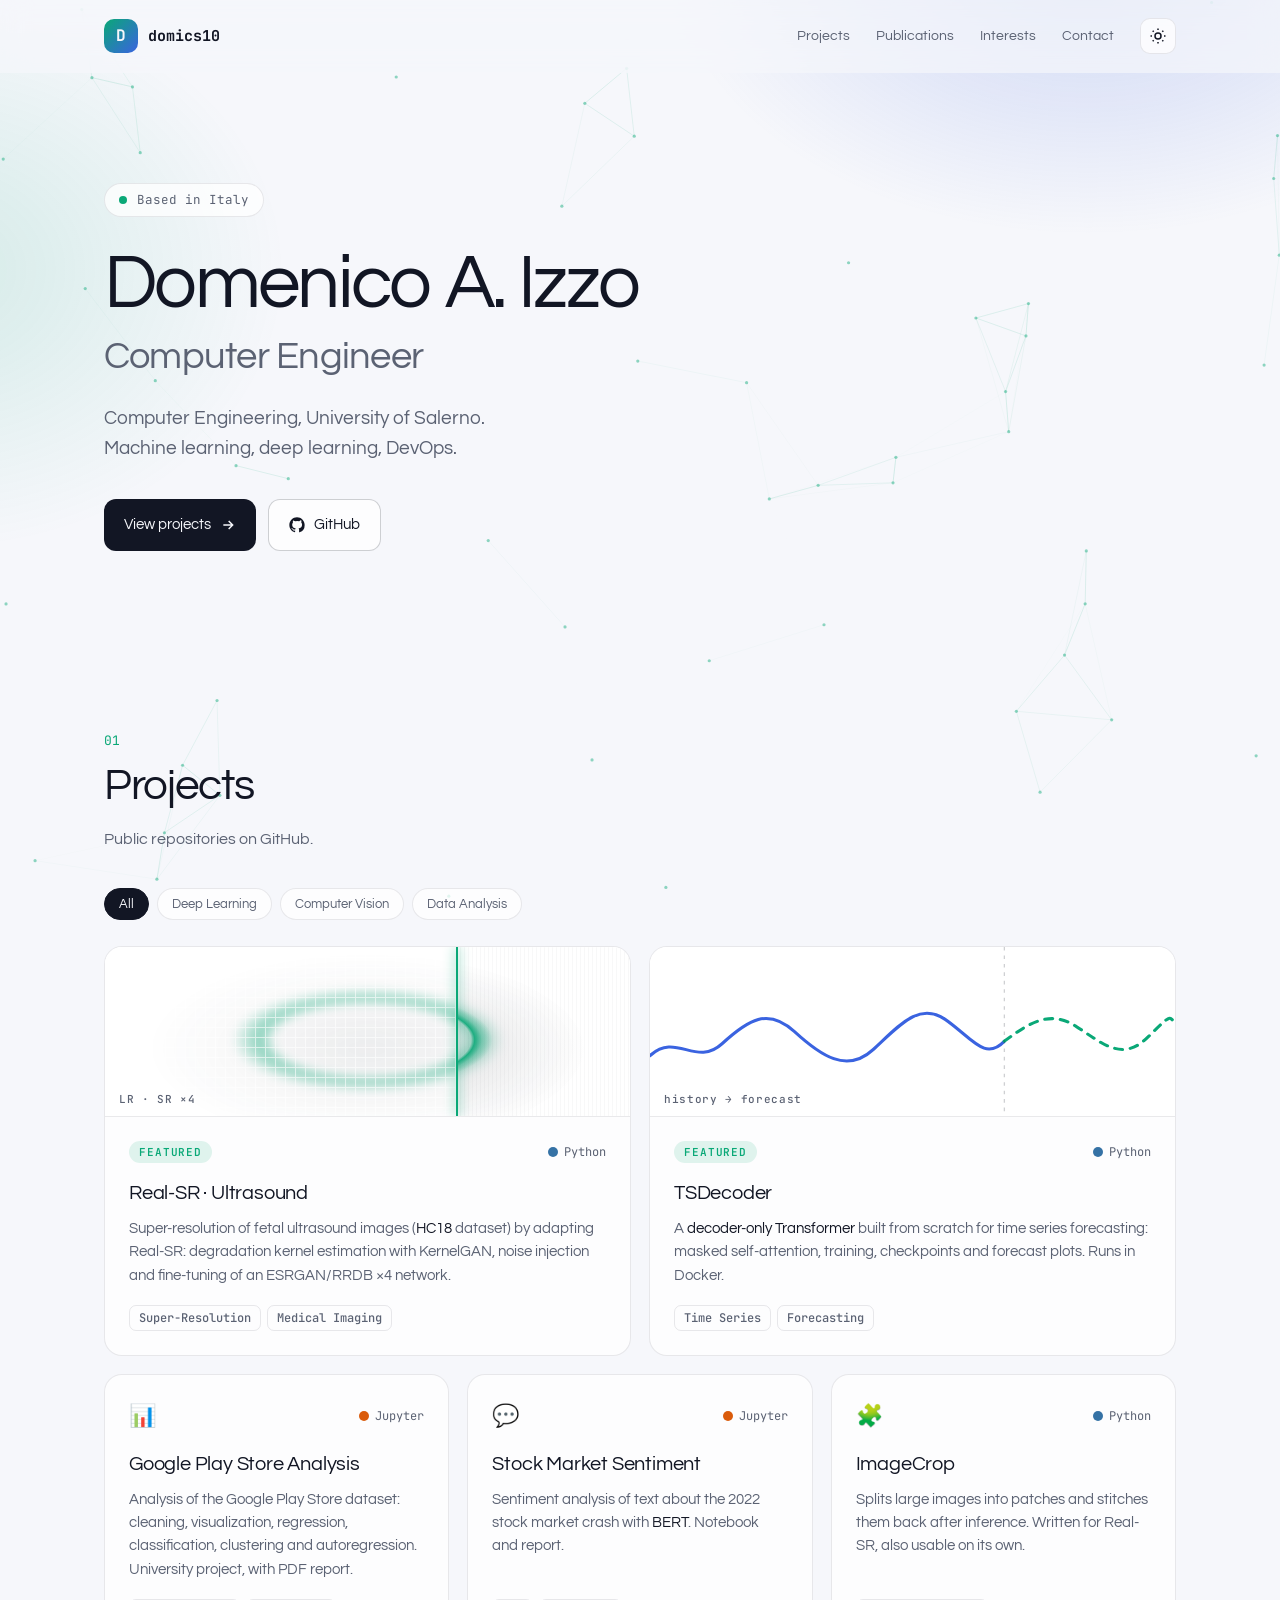
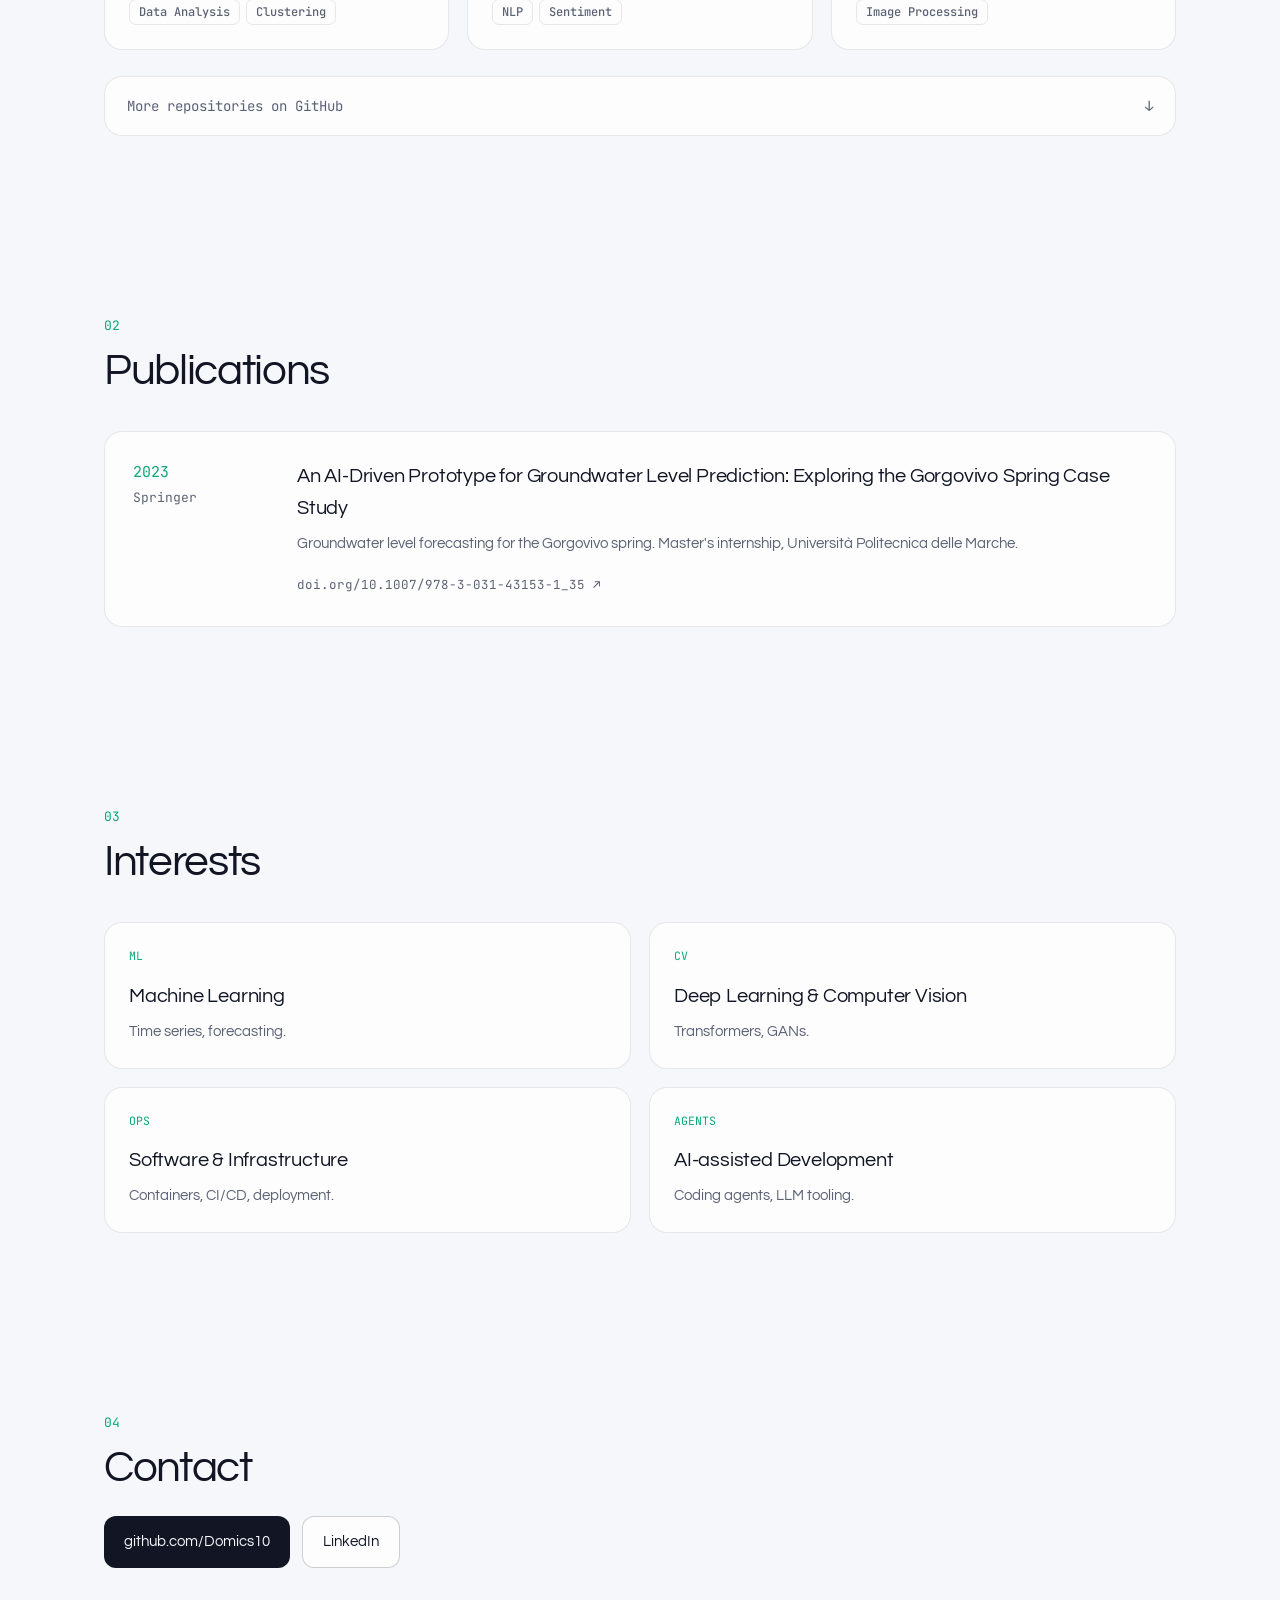
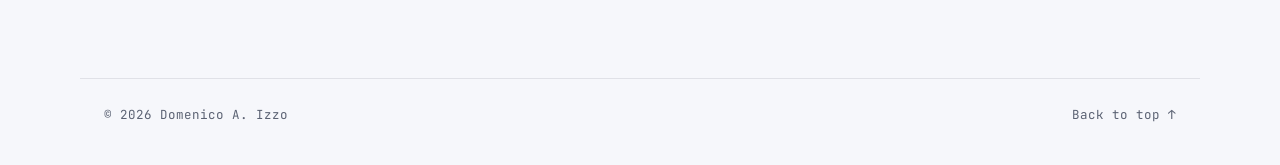
<file: index.html>
<!doctype html>
<html lang="en">
<head>
  <meta charset="utf-8" />
  <meta name="viewport" content="width=device-width, initial-scale=1" />
  <title>Domenico A. Izzo — Computer Engineer</title>
  <meta name="description" content="Domenico A. Izzo, Computer Engineer. Projects and publications." />
  <meta property="og:title" content="Domenico A. Izzo — Computer Engineer" />
  <meta property="og:description" content="Computer Engineer. Projects and publications." />
  <meta property="og:type" content="website" />
  <meta property="og:url" content="https://domics10.github.io/" />
  <meta name="theme-color" content="#0b0d12" />
  <link rel="icon" href="data:image/svg+xml,%3Csvg xmlns='http://www.w3.org/2000/svg' viewBox='0 0 64 64'%3E%3Crect width='64' height='64' rx='14' fill='%230b0d12'/%3E%3Ctext x='50%25' y='56%25' text-anchor='middle' dominant-baseline='middle' font-family='monospace' font-weight='700' font-size='34' fill='%237cf2c4'%3ED%3C/text%3E%3C/svg%3E" />
  <link rel="preconnect" href="https://fonts.googleapis.com" />
  <link rel="preconnect" href="https://fonts.gstatic.com" crossorigin />
  <link href="https://fonts.googleapis.com/css2?family=Questrial&family=JetBrains+Mono:wght@400;500&display=swap" rel="stylesheet" />
  <link rel="stylesheet" href="styles.css" />
  <script>
    try { const t = localStorage.getItem('theme'); if (t) document.documentElement.dataset.theme = t; } catch (e) {}
  </script>
</head>
<body>
  <canvas id="bg" aria-hidden="true"></canvas>

  <header class="nav">
    <a href="#top" class="logo" aria-label="Home"><span class="logo-mark">D</span><span class="logo-text">domics10</span></a>
    <nav class="nav-links">
      <a href="#projects-section">Projects</a>
      <a href="#publications">Publications</a>
      <a href="#interests">Interests</a>
      <a href="#contact">Contact</a>
      <button id="theme-toggle" class="icon-btn" aria-label="Toggle theme">
        <svg class="i-sun" viewBox="0 0 24 24" width="18" height="18" fill="none" stroke="currentColor" stroke-width="2"><circle cx="12" cy="12" r="4"/><path d="M12 2v2M12 20v2M4.9 4.9l1.4 1.4M17.7 17.7l1.4 1.4M2 12h2M20 12h2M4.9 19.1l1.4-1.4M17.7 6.3l1.4-1.4"/></svg>
        <svg class="i-moon" viewBox="0 0 24 24" width="18" height="18" fill="none" stroke="currentColor" stroke-width="2"><path d="M21 12.8A9 9 0 1 1 11.2 3a7 7 0 0 0 9.8 9.8z"/></svg>
      </button>
    </nav>
  </header>

  <main id="top">
    <!-- HERO -->
    <section class="hero">
      <p class="eyebrow mono"><span class="dot"></span> Based in Italy</p>
      <h1>
        Domenico A. Izzo<br />
        <span class="role">Computer Engineer</span>
      </h1>
      <p class="lead">
        Computer Engineering, University of Salerno.<br />
        Machine learning, deep learning, DevOps.
      </p>
      <div class="cta">
        <a class="btn btn-primary" href="#projects-section">View projects
          <svg viewBox="0 0 24 24" width="16" height="16" fill="none" stroke="currentColor" stroke-width="2.2"><path d="M5 12h14M13 6l6 6-6 6"/></svg>
        </a>
        <a class="btn btn-ghost" href="https://github.com/Domics10" target="_blank" rel="noopener">
          <svg viewBox="0 0 24 24" width="16" height="16" fill="currentColor"><path d="M12 .5C5.7.5.5 5.7.5 12c0 5.1 3.3 9.4 7.9 10.9.6.1.8-.3.8-.6v-2c-3.2.7-3.9-1.5-3.9-1.5-.5-1.3-1.3-1.7-1.3-1.7-1-.7.1-.7.1-.7 1.2.1 1.8 1.2 1.8 1.2 1 1.8 2.8 1.3 3.5 1 .1-.8.4-1.3.7-1.6-2.6-.3-5.3-1.3-5.3-5.7 0-1.3.5-2.3 1.2-3.1-.1-.3-.5-1.5.1-3.1 0 0 1-.3 3.3 1.2a11.5 11.5 0 0 1 6 0C17.3 4.6 18.3 5 18.3 5c.6 1.6.2 2.8.1 3.1.8.8 1.2 1.8 1.2 3.1 0 4.4-2.7 5.4-5.3 5.7.4.4.8 1.1.8 2.2v3.3c0 .3.2.7.8.6A11.5 11.5 0 0 0 23.5 12C23.5 5.7 18.3.5 12 .5z"/></svg>
          GitHub
        </a>
      </div>
    </section>

    <!-- PROGETTI -->
    <section id="projects-section" class="section">
      <div class="section-head">
        <p class="mono kicker">01</p>
        <h2>Projects</h2>
        <p class="muted">Public repositories on GitHub.</p>
      </div>

      <div class="filters" role="tablist" aria-label="Filter projects">
        <button class="chip active" data-filter="all">All</button>
        <button class="chip" data-filter="dl">Deep Learning</button>
        <button class="chip" data-filter="cv">Computer Vision</button>
        <button class="chip" data-filter="data">Data Analysis</button>
      </div>

      <div class="grid" id="projects">
        <a class="card feat" data-tags="dl cv" href="https://github.com/Domics10/Real-SR" target="_blank" rel="noopener">
          <div class="card-visual vis-sr" aria-hidden="true">
            <div class="sr-lo"></div><div class="sr-hi"></div><span class="sr-line"></span>
          </div>
          <div class="card-body">
            <div class="card-top"><span class="badge">Featured</span><span class="mono lang"><i style="--c:#3572A5"></i>Python</span></div>
            <h3>Real-SR · Ultrasound</h3>
            <p>Super-resolution of fetal ultrasound images (<strong>HC18</strong> dataset) by adapting Real-SR: degradation kernel estimation with <em>KernelGAN</em>, noise injection and fine-tuning of an <em>ESRGAN/RRDB ×4</em> network.</p>
            <ul class="tags"><li>Super-Resolution</li><li>Medical Imaging</li></ul>
          </div>
        </a>

        <a class="card feat" data-tags="dl" href="https://github.com/Domics10/TSDecoder" target="_blank" rel="noopener">
          <div class="card-visual vis-ts" aria-hidden="true">
            <svg viewBox="0 0 400 140" preserveAspectRatio="none">
              <path class="ts-hist" d="M0,90 C20,70 35,100 55,80 S90,50 110,70 S150,105 170,85 S205,45 225,60 S255,95 270,78" />
              <path class="ts-pred" d="M270,78 C290,62 305,52 325,66 S360,96 380,74 S395,60 400,62" />
              <line x1="270" y1="0" x2="270" y2="140" class="ts-now" />
            </svg>
          </div>
          <div class="card-body">
            <div class="card-top"><span class="badge">Featured</span><span class="mono lang"><i style="--c:#3572A5"></i>Python</span></div>
            <h3>TSDecoder</h3>
            <p>A <strong>decoder-only Transformer</strong> built from scratch for time series forecasting: masked self-attention, training, checkpoints and forecast plots. Runs in Docker.</p>
            <ul class="tags"><li>Time Series</li><li>Forecasting</li></ul>
          </div>
        </a>

        <a class="card" data-tags="data" href="https://github.com/Domics10/Data-Analysis-Project" target="_blank" rel="noopener">
          <div class="card-body">
            <div class="card-top"><span class="icon">📊</span><span class="mono lang"><i style="--c:#DA5B0B"></i>Jupyter</span></div>
            <h3>Google Play Store Analysis</h3>
            <p>Analysis of the Google Play Store dataset: cleaning, visualization, regression, classification, clustering and autoregression. University project, with PDF report.</p>
            <ul class="tags"><li>Data Analysis</li><li>Clustering</li></ul>
          </div>
        </a>

        <a class="card" data-tags="dl data" href="https://github.com/Domics10/Sentimental-Analysis" target="_blank" rel="noopener">
          <div class="card-body">
            <div class="card-top"><span class="icon">💬</span><span class="mono lang"><i style="--c:#DA5B0B"></i>Jupyter</span></div>
            <h3>Stock Market Sentiment</h3>
            <p>Sentiment analysis of text about the 2022 stock market crash with <strong>BERT</strong>. Notebook and report.</p>
            <ul class="tags"><li>NLP</li><li>Sentiment</li></ul>
          </div>
        </a>

        <a class="card" data-tags="cv" href="https://github.com/Domics10/ImageCrop" target="_blank" rel="noopener">
          <div class="card-body">
            <div class="card-top"><span class="icon">🧩</span><span class="mono lang"><i style="--c:#3572A5"></i>Python</span></div>
            <h3>ImageCrop</h3>
            <p>Splits large images into patches and stitches them back after inference. Written for Real-SR, also usable on its own.</p>
            <ul class="tags"><li>Image Processing</li></ul>
          </div>
        </a>
      </div>

      <details class="more">
        <summary class="mono">More repositories on GitHub <span class="chev">↓</span></summary>
        <div id="more-repos" class="more-list"><p class="muted">Loading…</p></div>
      </details>
    </section>

    <!-- PUBBLICAZIONI -->
    <section id="publications" class="section">
      <div class="section-head">
        <p class="mono kicker">02</p>
        <h2>Publications</h2>
      </div>
      <a class="pub" href="https://doi.org/10.1007/978-3-031-43153-1_35" target="_blank" rel="noopener">
        <div class="pub-meta mono">
          <span>2023</span>
          <span>Springer</span>
        </div>
        <div class="pub-body">
          <h3>An AI-Driven Prototype for Groundwater Level Prediction: Exploring the Gorgovivo Spring Case Study</h3>
          <p class="muted">Groundwater level forecasting for the Gorgovivo spring. Master's internship, Università Politecnica delle Marche.</p>
          <span class="pub-link mono">doi.org/10.1007/978-3-031-43153-1_35 ↗</span>
        </div>
      </a>
    </section>

    <!-- INTERESSI -->
    <section id="interests" class="section">
      <div class="section-head">
        <p class="mono kicker">03</p>
        <h2>Interests</h2>
      </div>
      <div class="skills">
        <div class="skill-card">
          <span class="mono kicker">ML</span>
          <h3>Machine Learning</h3>
          <p class="muted">Time series, forecasting.</p>
        </div>
        <div class="skill-card">
          <span class="mono kicker">CV</span>
          <h3>Deep Learning & Computer Vision</h3>
          <p class="muted">Transformers, GANs.</p>
        </div>
        <div class="skill-card">
          <span class="mono kicker">OPS</span>
          <h3>Software &amp; Infrastructure</h3>
          <p class="muted">Containers, CI/CD, deployment.</p>
        </div>
        <div class="skill-card">
          <span class="mono kicker">AGENTS</span>
          <h3>AI-assisted Development</h3>
          <p class="muted">Coding agents, LLM tooling.</p>
        </div>
      </div>
    </section>

    <!-- CONTATTI -->
    <section id="contact" class="section contact">
      <p class="mono kicker">04</p>
      <h2>Contact</h2>
            <div class="cta">
        <a class="btn btn-primary" href="https://github.com/Domics10" target="_blank" rel="noopener">github.com/Domics10</a>
        <a class="btn btn-ghost" href="https://www.linkedin.com/in/domenico-a-izzo-b44796218" target="_blank" rel="noopener">LinkedIn</a>
        <!-- <a class="btn btn-ghost" href="mailto:YOUR@EMAIL">Email</a> -->
      </div>
    </section>
  </main>

  <footer class="footer mono">
    <span>© <span id="year"></span> Domenico A. Izzo</span>
    <a href="#top">Back to top ↑</a>
  </footer>

  <script src="script.js"></script>
</body>
</html>
</file>
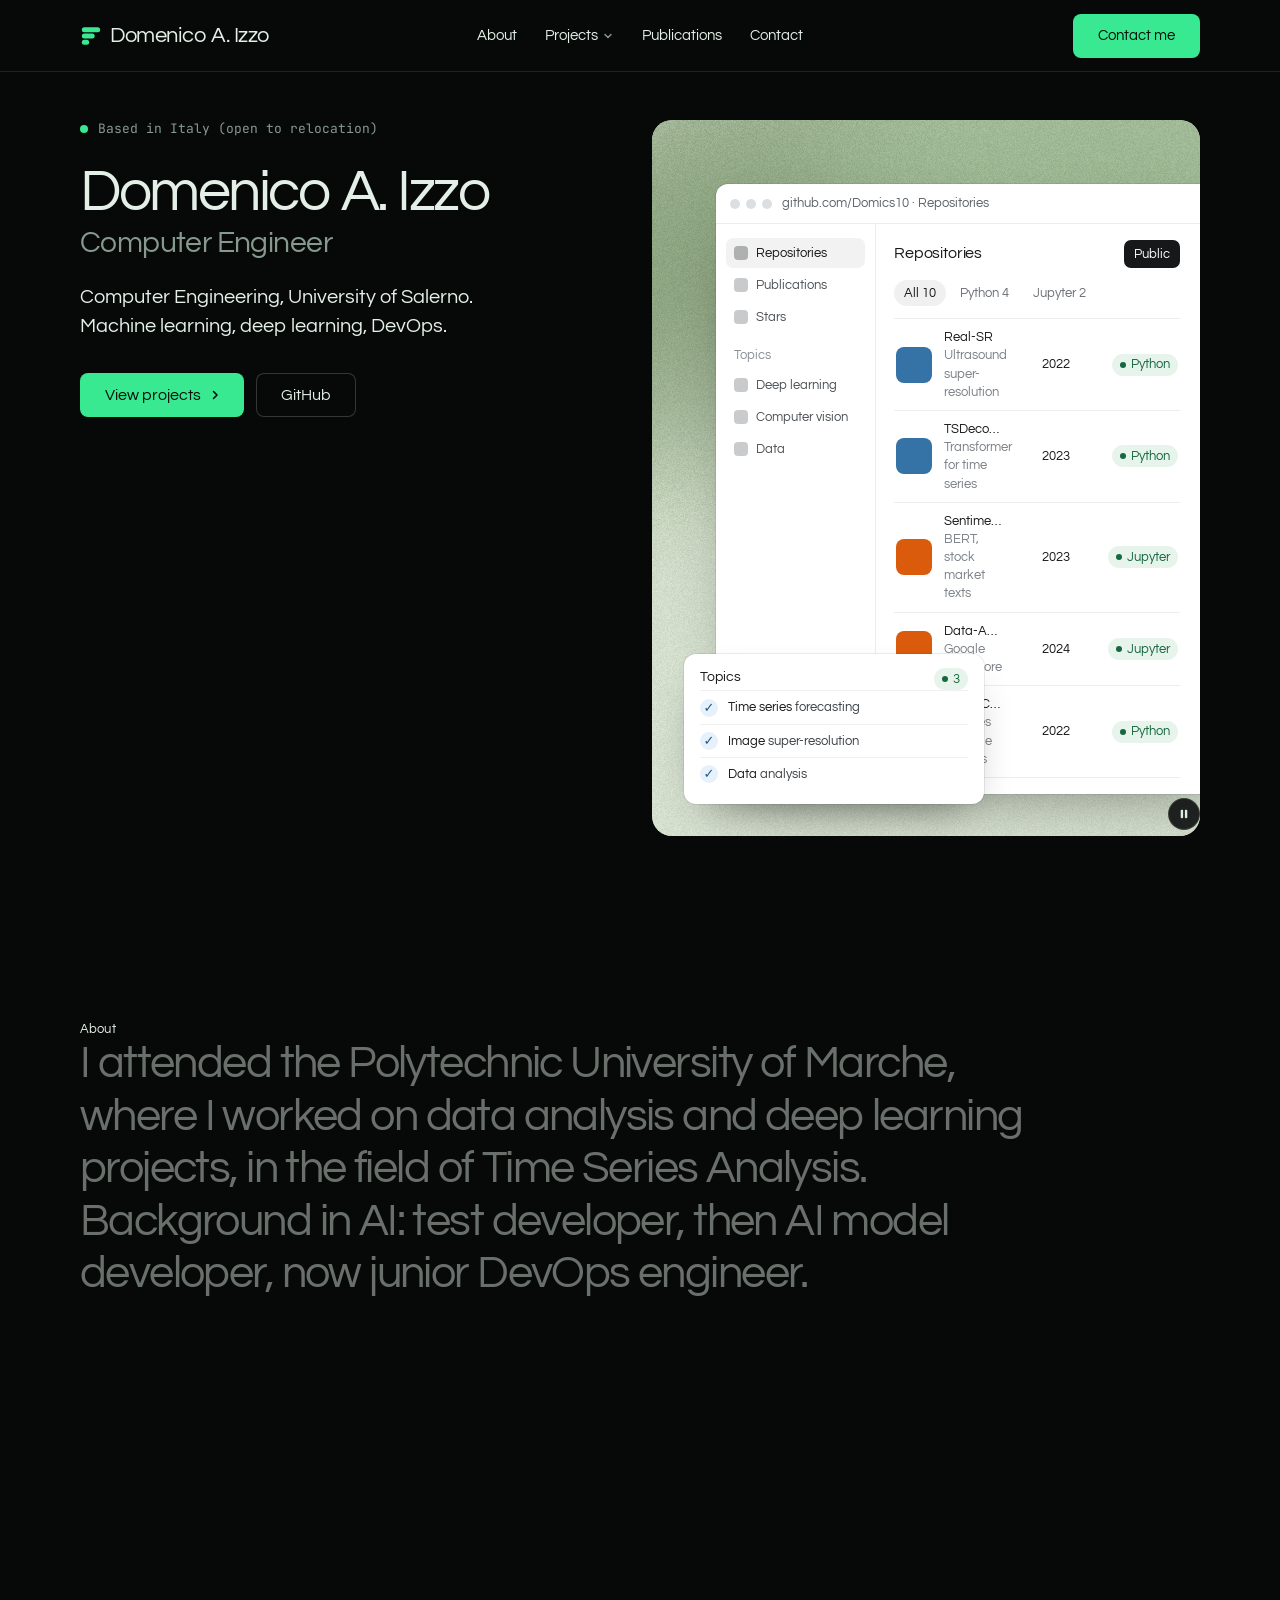
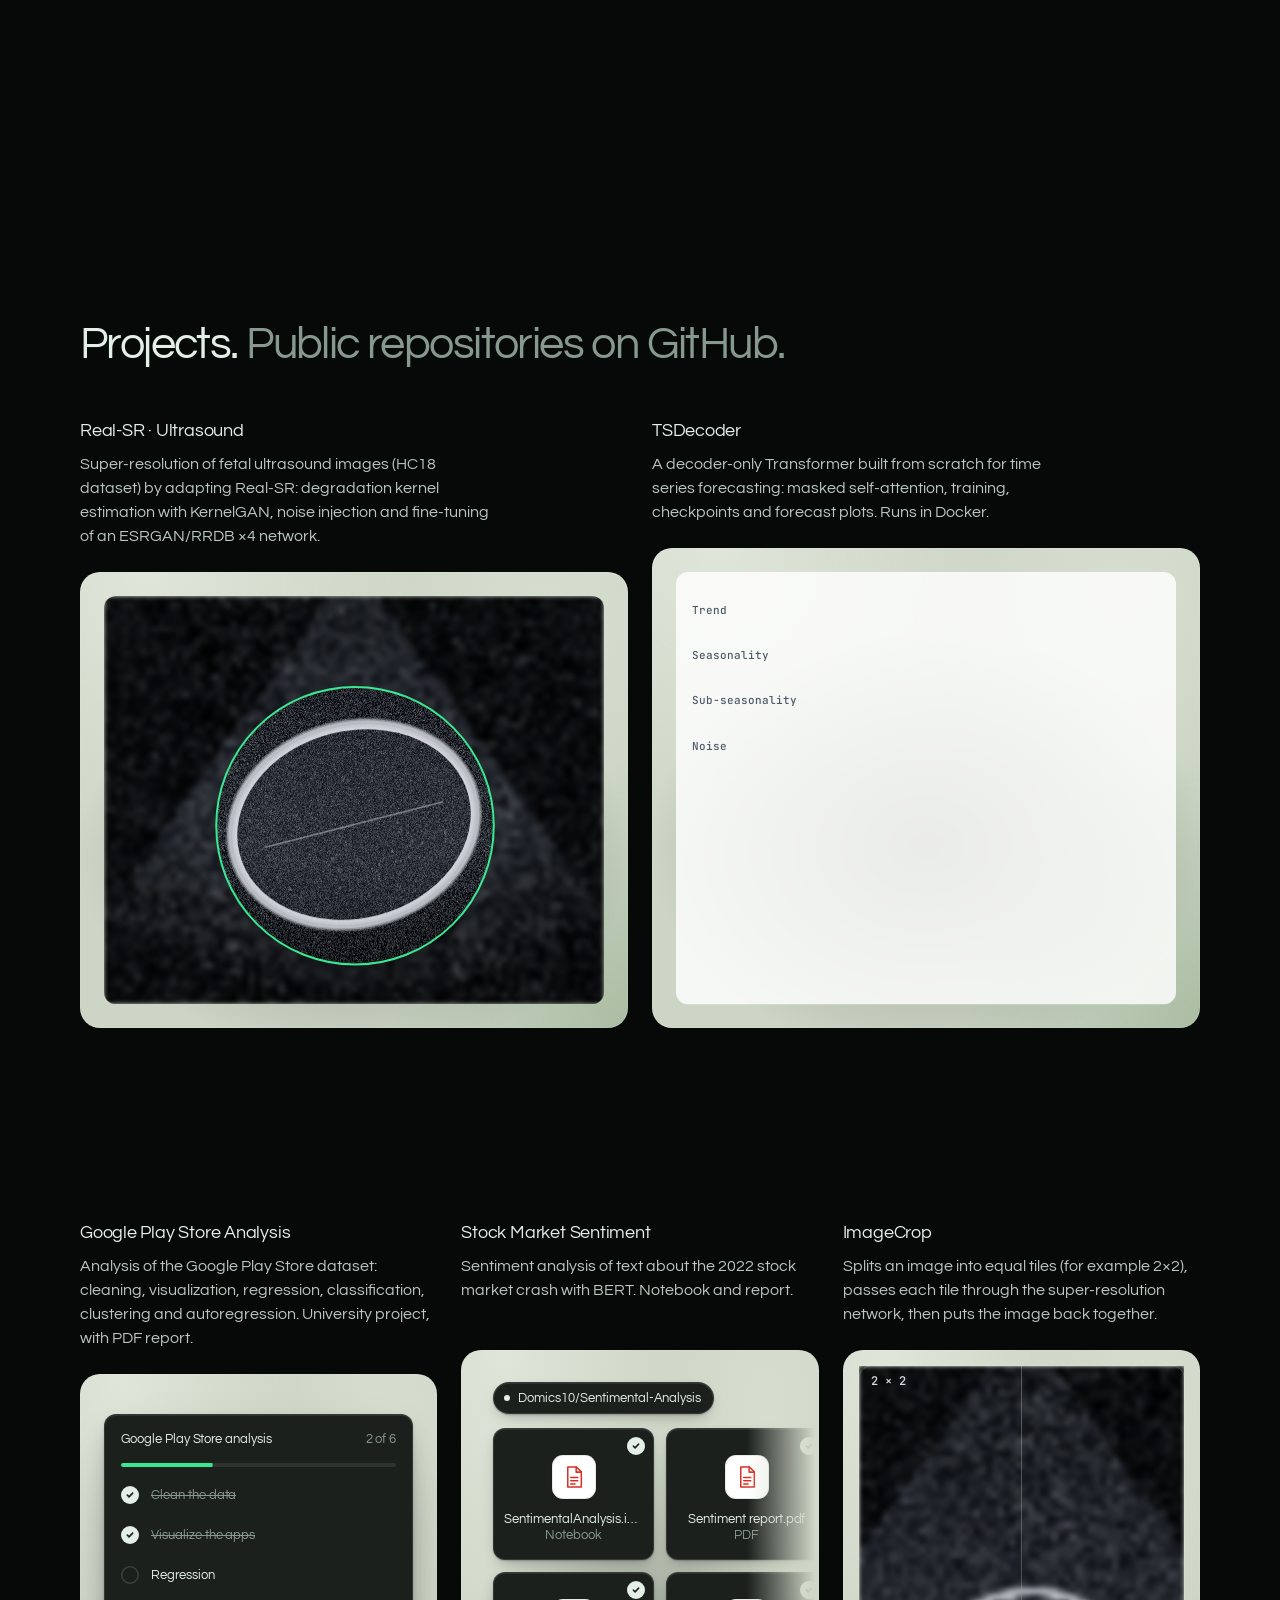
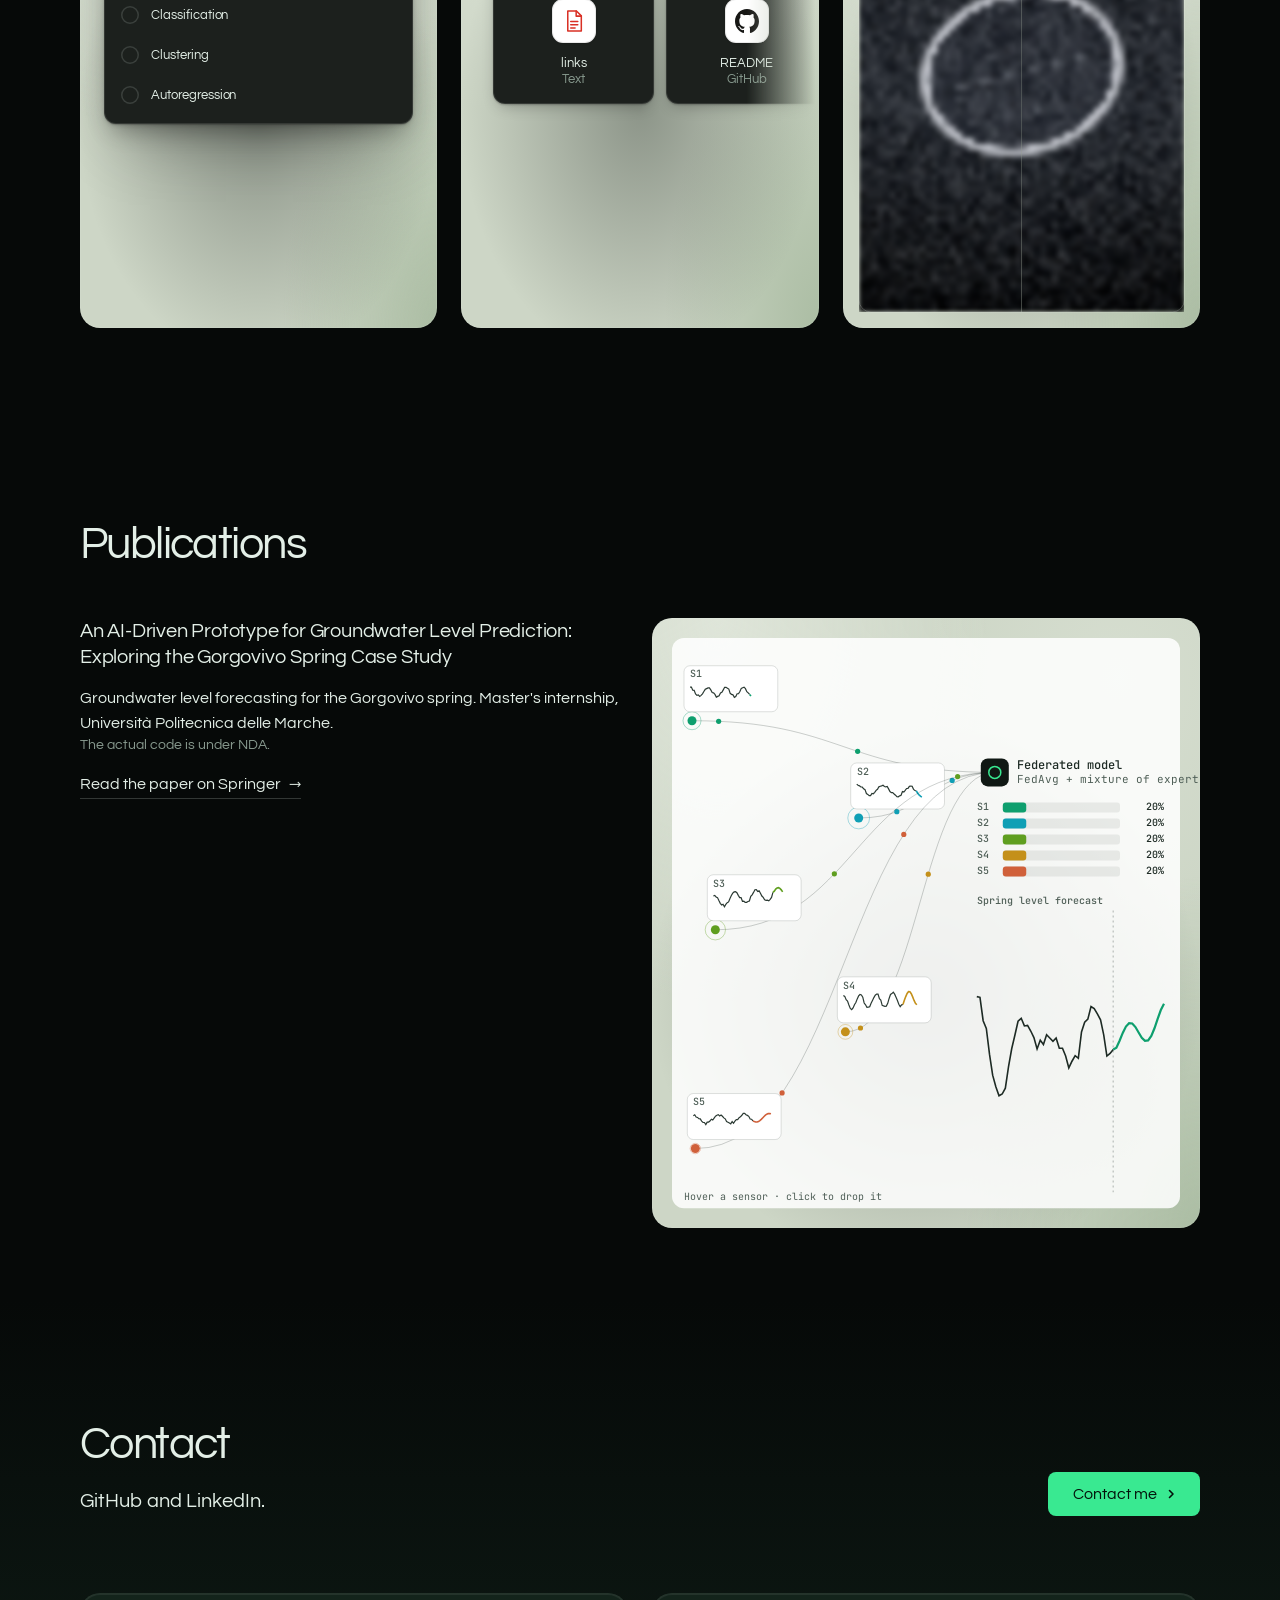
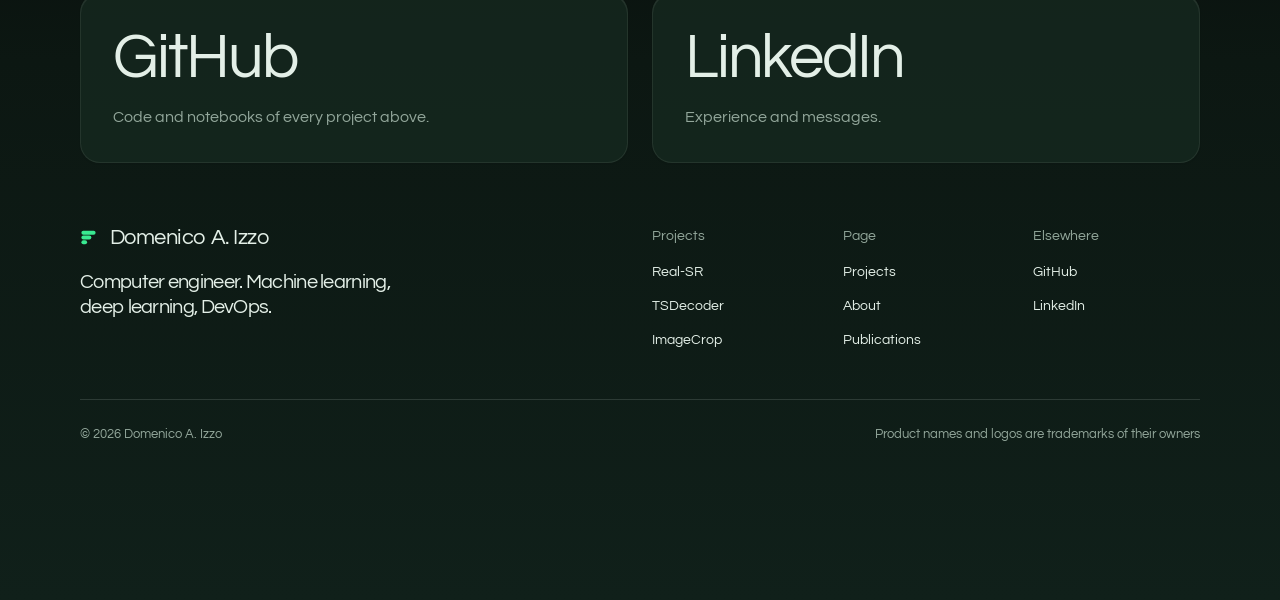
<file: v2/index.html>
<!doctype html>
<html lang="en" data-type="software" data-radius="soft" data-ground="sage" data-buttons="solid" data-motion>
<head>
<meta charset="utf-8">
<meta name="viewport" content="width=device-width, initial-scale=1, viewport-fit=cover">
<title>Domenico A. Izzo: Computer Engineer</title>
<meta name="description" content="Computer Engineer. Projects such as Real-SR, TSDecoder, ImageCrop, Google Play Store Analysis and Stock Market Sentiment.">
<meta property="og:type" content="website">
<meta property="og:title" content="Domenico A. Izzo: Computer Engineer">
<meta property="og:description" content="Computer Engineer. Projects and publications.">
<meta property="og:image" content="share.jpg">
<meta name="twitter:card" content="summary_large_image">
<link rel="icon" href="favicon.svg" type="image/svg+xml">
<meta name="theme-color" content="#060908">
<!-- <link rel="canonical" href="https://domics10.github.io/"> -->
<meta name="site-kind" content="software">
<meta name="page-type" content="software">
<link rel="preconnect" href="https://fonts.googleapis.com">
<link rel="preconnect" href="https://fonts.gstatic.com" crossorigin>
<link href="https://fonts.googleapis.com/css2?family=Questrial&family=JetBrains+Mono:wght@400..500&display=swap" rel="stylesheet">
<link rel="stylesheet" href="assets/system.css">
<link rel="stylesheet" href="assets/ui/cards.css">
<link rel="stylesheet" href="assets/motion/motion.css">
<link rel="stylesheet" href="assets/backgrounds/backgrounds.css">
<link rel="stylesheet" href="assets/layout/layout.css">
<link rel="stylesheet" href="assets/layout/demo.css">
<link rel="stylesheet" href="assets/icons/icon.css">
<style>
:root {
  --p-bg: #060908; --p-surface: #0e1511; --p-ink: #e3efe7; --p-muted: #87998e;
  --p-accent: #39e991; --p-accent-ink: #03110a; --p-action: #39e991; --p-action-ink: #03110a;
  --p-inv-bg: #e3efe7; --p-inv-surface: #d2e0d7; --p-inv-ink: #060908; --p-inv-muted: #4f5c54;
  --p-inv-accent: #060908; --p-inv-accent-ink: #e3efe7; --p-inv-action: #060908; --p-inv-action-ink: #e3efe7;
  --font-display: "Questrial", system-ui, sans-serif;
  --font-text: "Questrial", system-ui, sans-serif;
  --font-mono: "JetBrains Mono", ui-monospace, "SFMono-Regular", Menlo, Consolas, monospace;
  --display-weight: 400;
  --display-tracking: -0.035em;
  --display-tracking-xl: -0.042em;
  --ly-scale: 0.98;
}
</style>
<link rel="stylesheet" href="assets/ui/base.css">
<link rel="stylesheet" href="assets/ui/pipeline-board/fragment.css">
<link rel="stylesheet" href="assets/ui/files/fragment.css">
<link rel="stylesheet" href="assets/ui/checklist/fragment.css">
<script>document.documentElement.classList.add('m-enter');setTimeout(()=>document.documentElement.classList.add('m-enter-done'),700)</script>
<script src="assets/backgrounds/backgrounds.js"></script>
<script>document.documentElement.classList.add('mo-js');setTimeout(()=>document.documentElement.classList.add('mo-safe'),2500)</script>
<link rel="modulepreload" href="assets/moments/moments.js">
<link rel="modulepreload" href="assets/moments/lib.js">
<link rel="modulepreload" href="assets/moments/word-highlight/moment.js">
<style>
/* hero (collage): the small card over the window's lower-left corner */
.hero__art > .ly-piece--note { left: var(--s-6); bottom: var(--s-6); width: 300px; z-index: 2; }
.d-note__line { display: flex; align-items: center; gap: 10px; padding: 7px 0; font-size: 13px; color: #3d4247; border-top: 1px solid rgb(0 0 0 / .06); }
.d-note__line:first-of-type { border-top: 0; }
.d-note__line i { width: 18px; height: 18px; border-radius: 50%; flex: none; display: grid; place-items: center; background: #e6f1fb; color: #1d5a8a; font-style: normal; font-size: 13px; font-weight: 500; }
.d-note__line b { font-weight: 500; color: #16181a; }
.hero__proof { font-size: var(--t-small); color: var(--muted); }
.ly-piece--main .d-row { grid-template-columns: 36px minmax(0, 1fr) 56px 96px; }
.ly-piece--main .d-main { padding-right: var(--ly-cut-room); }
@media (max-width: 639px) { .ly-piece--main .d-row { grid-template-columns: 36px minmax(0, 1fr) 96px; } .ly-piece--main .d-row .num { display: none; } }
@media (max-width: 639px) { .ly-piece--main .d-row:nth-child(n+2) { display: none; } }
.hero__art .ui-pause:focus-visible { outline-color: var(--p-bg); }
body { font-synthesis: none; }
/* the hero's pill, as on the first version: one line above the h1 with a green dot */
.hero-pill { display: flex; align-items: center; gap: 10px; margin: 0 0 var(--s-5); padding: 0; font: 400 13px/1.4 var(--font-mono); color: var(--muted); }
.hero-pill__dot { width: 8px; height: 8px; border-radius: 50%; background: var(--p-accent); box-shadow: 0 0 0 0 color-mix(in oklab, var(--p-accent) 60%, transparent); animation: pill-pulse 2.4s ease-out infinite; }
@keyframes pill-pulse { 70% { box-shadow: 0 0 0 9px transparent; } 100% { box-shadow: 0 0 0 0 transparent; } }
@media (prefers-reduced-motion: reduce) { .hero-pill__dot { animation: none; } }
/* the footer: a dark green ground that grows out of the page's black, so the page ends without a jump */
.contact-cards { margin-top: clamp(var(--s-5), 5vh, var(--s-8)); }
.contact-cards > .card { display: flex; flex-direction: column; justify-content: space-between; gap: var(--s-4); min-height: clamp(104px, 24vh - 60px, 200px); background: color-mix(in oklab, var(--ground-surface) 70%, transparent); }
.contact-cards__name { font: var(--display-weight) clamp(32px, min(5vw, 7vh), 72px)/1 var(--font-display); letter-spacing: var(--display-tracking); }
/* the footer grows rather than let the cards run into the links on a short screen */
#contact.closing { height: auto; min-height: calc(var(--h, 1) * 100svh); }
.contact-cards__line { color: var(--muted); }
@media (max-width: 639px) { .contact-cards > .card { min-height: 120px; } }
#contact.footer--statement {
  --ground-bg: #10201a; --ground-surface: #172b22; --ground-ink: #e3efe7; --ground-muted: #93a79b; --ground-accent: #39e991;
  --action: var(--p-action); --action-ink: var(--p-action-ink);
  background: linear-gradient(180deg, var(--p-bg) 0%, #0c1712 40%, #10201a 100%);
}
@media (max-width: 1023px) { .hero__art > .ly-piece--note { left: var(--s-4); bottom: var(--s-4); width: 270px; } }
/* the project cards: one panel height for the group */
#projects .panel { --p-h: 300px; }
#projects .grid--three > .card { grid-column: span 4; }
@media (min-width: 1024px) { #projects .grid--three > .card > p { min-height: calc(3lh); } }
@media (max-width: 1023px) { #projects .grid--three > .card { grid-column: span 12; } }
@media (max-width: 639px) { #projects .panel { --p-h: 168px; } #projects .grid--three > .card:not(:has([data-play])) > .panel { display: none; } }
@media (max-width: 359px) { header.nav .nav__bar > .nav__actions { display: none; } }
/* the playable panels (play.js): the canvas fills the panel */
.panel[data-play] { cursor: crosshair; touch-action: pan-y; }
.play__canvas { position: absolute; inset: 0; display: block; }
.hero__role { display: block; margin-top: .2em; font-size: .5em; letter-spacing: -0.02em; color: var(--muted); }
.pub__note { margin: 0; }
/* the paper: the search card */
#paper .panel { --p-h: 440px; }
#paper .card--open > .panel { margin-top: 0; }
@media (max-width: 639px) { #paper .panel { --p-h: 340px; } }
@media (max-width: 359px) { #paper { --hm: 2; } }
</style>
</head>
<body>
<!-- type: software (a personal portfolio, built on the software plan)
     deal: hero collage, nav nav-centre, close close-word, footer footer-statement, rhythm space, buttons solid, mark stack, ground sky
     palette blue-black-cornflower, type schibsted, radius soft
     effect: grain-gradient in the hero's art frame
     moments: word-highlight in #about (the statement) -->

<header class="nav nav--centre">
  <div class="wrap nav__bar">
    <a class="skip-link" href="#top">Skip to content</a>
    <a class="nav__logo" href="#top"><span class="mark" data-mark="stack" aria-hidden="true"></span>Domenico A. Izzo</a>
    <nav class="nav__links" aria-label="Main">
      <div class="nav__item"><a class="nav__link" href="#about">About</a></div>
      <div class="nav__item">
        <a class="nav__link" href="#projects">Projects <svg class="chev" viewBox="0 0 12 12" aria-hidden="true"><path d="M3 4.5l3 3 3-3" fill="none" stroke="currentColor" stroke-width="1.5" stroke-linecap="round" stroke-linejoin="round"/></svg></a>
        <div class="nav__menu">
          <div class="wrap grid">
            <div class="menu-col span-3">
              <p class="t-label">Deep learning</p>
              <a href="#projects">Real-SR<span>Ultrasound super-resolution</span></a>
              <a href="#projects">TSDecoder<span>Transformer for time series</span></a>
              <a href="#projects">ImageCrop<span>Tiles for super-resolution</span></a>
            </div>
            <div class="menu-col span-3">
              <p class="t-label">Data</p>
              <a href="#projects">Play Store analysis<span>Regression, classification, clustering</span></a>
              <a href="#projects">Market sentiment<span>Text classification with BERT</span></a>
            </div>
            <div class="menu-col span-3 start-10">
              <p class="t-label">Publications</p>
              <a href="#paper">Groundwater level forecasting<span>Gorgovivo spring</span></a>
            </div>
          </div>
        </div>
      </div>
      <div class="nav__item"><a class="nav__link" href="#paper">Publications</a></div>
      <div class="nav__item"><a class="nav__link" href="#contact">Contact</a></div>
    </nav>
    <div class="nav__actions">
      <a class="btn btn--primary" href="https://www.linkedin.com/in/domenico-a-izzo-b44796218" target="_blank" rel="noopener">Contact me</a>
    </div>
    <button class="nav__toggle" type="button" aria-expanded="false" aria-label="Menu">
      <svg width="18" height="18" viewBox="0 0 18 18" aria-hidden="true"><path d="M2 5h14M2 13h14" stroke="currentColor" stroke-width="1.6" stroke-linecap="round"/></svg>
    </button>
  </div>
</header>

<main id="top">
  <section class="hero hero--collage" data-enter aria-labelledby="hero-h">
    <div class="wrap"><div class="hero-text grid hero__grid">
      <div class="hero__text span-5">
        <p class="hero-pill"><span class="hero-pill__dot" aria-hidden="true"></span>Based in Italy (open to relocation)</p>
        <h1 id="hero-h">Domenico A. Izzo<span class="hero__role">Computer Engineer</span></h1>
        <p class="hero__lead">Computer Engineering, University of Salerno.<br>Machine learning, deep learning, DevOps.</p>
        <div class="btn-row"><a class="btn btn--primary" href="#projects">View projects<svg class="m-arrow" viewBox="0 0 12 12" aria-hidden="true"><path class="m-arrow__stem" d="M1 6h8"/><path class="m-arrow__head" d="M4.5 2.5 8 6l-3.5 3.5"/></svg></a><a class="btn btn--secondary" href="https://github.com/Domics10" target="_blank" rel="noopener">GitHub</a></div>
      </div>
      <div class="hero__art span-6 start-7" data-fx="grain-gradient" data-fx-seed="7" data-fx-palette='{"bg":"#cdd6c6","surface":"#dce3d6","ink":"#262d24","accent":"#6c8e63"}' role="img" aria-label="A list of Domenico's GitHub repositories and the topics they cover">
        <div class="ly-piece ly-piece--main d-win" aria-hidden="true">
          <div class="d-win__bar"><span class="d-win__dots"><i></i><i></i><i></i></span><span>github.com/Domics10 · Repositories</span></div>
          <div class="d-win__body">
            <div class="d-side">
              <span class="is-on"><i></i>Repositories</span><span><i></i>Publications</span><span><i></i>Stars</span>
              <span class="d-side__label">Topics</span><span><i></i>Deep learning</span><span><i></i>Computer vision</span><span><i></i>Data</span>
            </div>
            <div class="d-main">
              <div class="d-main__head"><h4>Repositories</h4><span class="d-btn">Public</span></div>
              <div class="d-tabs"><span class="is-on">All 10</span><span>Python 4</span><span>Jupyter 2</span></div>
              <div class="d-rows">
                <div class="d-row"><span class="d-thumb" style="background:#3572a5"></span><div><b>Real-SR</b><small>Ultrasound super-resolution</small></div><span class="num">2022</span><span class="d-chip">Python</span></div>
                <div class="d-row"><span class="d-thumb" style="background:#3572a5"></span><div><b>TSDecoder</b><small>Transformer for time series</small></div><span class="num">2023</span><span class="d-chip">Python</span></div>
                <div class="d-row"><span class="d-thumb" style="background:#da5b0b"></span><div><b>Sentimental-Analysis</b><small>BERT, stock market texts</small></div><span class="num">2023</span><span class="d-chip">Jupyter</span></div>
                <div class="d-row"><span class="d-thumb" style="background:#da5b0b"></span><div><b>Data-Analysis-Project</b><small>Google Play Store</small></div><span class="num">2024</span><span class="d-chip">Jupyter</span></div>
                <div class="d-row"><span class="d-thumb" style="background:#3572a5"></span><div><b>ImageCrop</b><small>Patches for large images</small></div><span class="num">2022</span><span class="d-chip">Python</span></div>
              </div>
            </div>
          </div>
        </div>
        <div class="ly-piece ly-piece--note d-card" aria-hidden="true" data-ly-steps="700">
          <div class="d-card__row"><h5>Topics</h5><span class="d-chip" data-step data-step-at="4">3</span></div>
          <div class="d-note__line" data-step><i>✓</i><span><b>Time series</b> forecasting</span></div>
          <div class="d-note__line" data-step><i>✓</i><span><b>Image</b> super-resolution</span></div>
          <div class="d-note__line" data-step><i>✓</i><span><b>Data</b> analysis</span></div>
        </div>
      </div>
    </div></div>
  </section>

  <section class="section statement" id="about" data-moment="word-highlight" aria-label="About">
    <div class="wrap">
      <p class="t-label">About</p>
      <p class="mo-wh__text">I attended the Polytechnic University of Marche, where I worked on data analysis and deep learning projects, in the field of <strong>Time Series Analysis</strong>. Background in AI: test developer, then AI model developer, now junior DevOps engineer.</p>
    </div>
  </section>

  <section class="section g2" id="projects" aria-labelledby="projects-h">
    <div class="wrap">
      <div class="group">
        <div class="section-head">
          <h2 id="projects-h">Projects. <span class="muted">Public repositories on GitHub.</span></h2>
        </div>
        <div class="grid">
          <a class="card card--row card--open span-6" href="https://github.com/Domics10/Real-SR" target="_blank" rel="noopener">
            <h3>Real-SR · Ultrasound</h3>
            <p>Super-resolution of fetal ultrasound images (HC18 dataset) by adapting Real-SR: degradation kernel estimation with KernelGAN, noise injection and fine-tuning of an ESRGAN/RRDB ×4 network.</p>
            <div class="panel" data-visual data-play="sr" role="img" aria-label="A blurred ultrasound of a fetal head; the area under the pointer turns sharp"></div>
          </a>
          <a class="card card--row card--open span-6" href="https://github.com/Domics10/TSDecoder" target="_blank" rel="noopener">
            <h3>TSDecoder</h3>
            <p>A decoder-only Transformer built from scratch for time series forecasting: masked self-attention, training, checkpoints and forecast plots. Runs in Docker.</p>
            <div class="panel" data-visual data-play="ts" role="img" aria-label="Trend, seasonality, sub-seasonality and noise add up to one series; moving the pointer extends the forecast"></div>
          </a>
        </div>
      </div>
      <div class="grid grid--three">
          <a class="card card--row card--open" href="https://github.com/Domics10/Data-Analysis-Project" target="_blank" rel="noopener">
            <h3>Google Play Store Analysis</h3>
            <p>Analysis of the Google Play Store dataset: cleaning, visualization, regression, classification, clustering and autoregression. University project, with PDF report.</p>
            <div class="panel">
              <div class="stage"><div class="at-rise fit" style="--fit-max:340px;--ax:max(24px, 50% - 170px);--ay:40px;--ay-sm:16px">
                <div class="ui ui-panel ui-checks" data-ui="checklist">
                  <div class="ui-checks__head">
                    <div class="ui-title">Google Play Store analysis</div>
                    <span class="ui-spacer"></span>
                    <div class="ui-meta" data-checks-count>2 of 6</div>
                  </div>
                  <div class="ui-checks__bar"><i data-checks-bar style="--k:0.33"></i></div>
                  <ul class="ui-checks__list">
                    <li class="ui-check is-done"><span class="ui-check__box"><svg viewBox="0 0 16 16"><path d="m4.5 8.2 2.3 2.3 4.7-5"/></svg></span><span class="ui-check__label">Clean the data</span></li>
                    <li class="ui-check is-done"><span class="ui-check__box"><svg viewBox="0 0 16 16"><path d="m4.5 8.2 2.3 2.3 4.7-5"/></svg></span><span class="ui-check__label">Visualize the apps</span></li>
                    <li class="ui-check"><span class="ui-check__box"><svg viewBox="0 0 16 16"><path d="m4.5 8.2 2.3 2.3 4.7-5"/></svg></span><span class="ui-check__label">Regression</span></li>
                    <li class="ui-check"><span class="ui-check__box"><svg viewBox="0 0 16 16"><path d="m4.5 8.2 2.3 2.3 4.7-5"/></svg></span><span class="ui-check__label">Classification</span></li>
                    <li class="ui-check"><span class="ui-check__box"><svg viewBox="0 0 16 16"><path d="m4.5 8.2 2.3 2.3 4.7-5"/></svg></span><span class="ui-check__label">Clustering</span></li>
                    <li class="ui-check"><span class="ui-check__box"><svg viewBox="0 0 16 16"><path d="m4.5 8.2 2.3 2.3 4.7-5"/></svg></span><span class="ui-check__label">Autoregression</span></li>
                  </ul>
                </div>
              </div></div>
            </div>
          </a>
          <a class="card card--row card--open" href="https://github.com/Domics10/Sentimental-Analysis" target="_blank" rel="noopener">
            <h3>Stock Market Sentiment</h3>
            <p>Sentiment analysis of text about the 2022 stock market crash with BERT. Notebook and report.</p>
            <div class="panel">
              <div class="stage stage--fade-br"><div class="at-corner wide" style="--w:680px">
                <div class="ui ui-files" data-ui="files">
                  <div class="ui-files__status"><span class="ui-dot"></span><span>Domics10/Sentimental-Analysis</span></div>
                  <ul class="ui-files__grid">
                    <li class="ui-file is-done"><span class="ui-file__icon"><svg class="ui-file__glyph" viewBox="0 0 24 24" aria-hidden="true"><path d="M6.25 2.75h8L18.75 7.25v14H6.25z"/><path d="M14 2.75v4.75h4.75M9 12.5h6.5M9 15.5h6.5M9 18.5h4"/></svg></span><span class="ui-file__name">SentimentalAnalysis.ipynb</span><span class="ui-file__kind">Notebook</span><span class="ui-file__bar"><i></i></span><span class="ui-file__check"><svg viewBox="0 0 16 16" aria-hidden="true"><path d="m4.5 8.2 2.3 2.3 4.7-5" fill="none" stroke="currentColor" stroke-width="2" stroke-linecap="round" stroke-linejoin="round"/></svg></span></li>
                    <li class="ui-file is-done"><span class="ui-file__icon"><svg class="ui-file__glyph" viewBox="0 0 24 24" aria-hidden="true"><path d="M6.25 2.75h8L18.75 7.25v14H6.25z"/><path d="M14 2.75v4.75h4.75M9 12.5h6.5M9 15.5h6.5M9 18.5h4"/></svg></span><span class="ui-file__name">Sentiment report.pdf</span><span class="ui-file__kind">PDF</span><span class="ui-file__bar"><i></i></span><span class="ui-file__check"><svg viewBox="0 0 16 16" aria-hidden="true"><path d="m4.5 8.2 2.3 2.3 4.7-5" fill="none" stroke="currentColor" stroke-width="2" stroke-linecap="round" stroke-linejoin="round"/></svg></span></li>
                    <li class="ui-file is-done"><span class="ui-file__icon"><svg class="ui-file__glyph" viewBox="0 0 24 24" aria-hidden="true"><path d="M3 6.5h6l2 2h10v11H3z"/></svg></span><span class="ui-file__name">dataset/</span><span class="ui-file__kind">Kaggle</span><span class="ui-file__bar"><i></i></span><span class="ui-file__check"><svg viewBox="0 0 16 16" aria-hidden="true"><path d="m4.5 8.2 2.3 2.3 4.7-5" fill="none" stroke="currentColor" stroke-width="2" stroke-linecap="round" stroke-linejoin="round"/></svg></span></li>
                    <li class="ui-file is-done"><span class="ui-file__icon"><img src="assets/ui/icons/git.svg" alt=""></span><span class="ui-file__name">.gitignore</span><span class="ui-file__kind">Git</span><span class="ui-file__bar"><i></i></span><span class="ui-file__check"><svg viewBox="0 0 16 16" aria-hidden="true"><path d="m4.5 8.2 2.3 2.3 4.7-5" fill="none" stroke="currentColor" stroke-width="2" stroke-linecap="round" stroke-linejoin="round"/></svg></span></li>
                    <li class="ui-file is-done"><span class="ui-file__icon"><svg class="ui-file__glyph" viewBox="0 0 24 24" aria-hidden="true"><path d="M6.25 2.75h8L18.75 7.25v14H6.25z"/><path d="M14 2.75v4.75h4.75M9 12.5h6.5M9 15.5h6.5M9 18.5h4"/></svg></span><span class="ui-file__name">links</span><span class="ui-file__kind">Text</span><span class="ui-file__bar"><i></i></span><span class="ui-file__check"><svg viewBox="0 0 16 16" aria-hidden="true"><path d="m4.5 8.2 2.3 2.3 4.7-5" fill="none" stroke="currentColor" stroke-width="2" stroke-linecap="round" stroke-linejoin="round"/></svg></span></li>
                    <li class="ui-file is-done"><span class="ui-file__icon"><img src="assets/ui/icons/github.svg" alt=""></span><span class="ui-file__name">README</span><span class="ui-file__kind">GitHub</span><span class="ui-file__bar"><i></i></span><span class="ui-file__check"><svg viewBox="0 0 16 16" aria-hidden="true"><path d="m4.5 8.2 2.3 2.3 4.7-5" fill="none" stroke="currentColor" stroke-width="2" stroke-linecap="round" stroke-linejoin="round"/></svg></span></li>
                  </ul>
                </div>
              </div></div>
            </div>
          </a>
          <a class="card card--row card--open" href="https://github.com/Domics10/ImageCrop" target="_blank" rel="noopener">
            <h3>ImageCrop</h3>
            <p>Splits an image into equal tiles (for example 2×2), passes each tile through the super-resolution network, then puts the image back together.</p>
            <div class="panel" data-visual data-play="tiles" role="img" aria-label="An ultrasound split into tiles; each tile turns sharp in turn, then the picture is rejoined"></div>
          </a>
      </div>
    </div>
  </section>


  <section class="section" id="paper" aria-labelledby="paper-h">
    <div class="wrap">
      <div class="section-head">
        <h2 id="paper-h">Publications</h2>
      </div>
      <div class="grid grid--top fill">
        <div class="span-6 stack-4">
          <p class="t-card">An AI-Driven Prototype for Groundwater Level Prediction: Exploring the Gorgovivo Spring Case Study</p>
          <p>Groundwater level forecasting for the Gorgovivo spring. Master's internship, Università Politecnica delle Marche.</p>
          <p class="pub__note t-small muted">The actual code is under NDA.</p>
          <p><a class="link" href="https://doi.org/10.1007/978-3-031-43153-1_35" target="_blank" rel="noopener">Read the paper on Springer</a></p>
        </div>
        <div class="card card--open m-nolift span-6 start-7">
          <div class="panel" data-visual data-play="fed" role="img" aria-label="Five sensors forecast their own groundwater series and send them to a federated model with a mixture of experts, which forecasts the spring level. Hover a sensor to give it more weight; click it to drop it."></div>
        </div>
      </div>
    </div>
  </section>
</main>

<footer class="footer closing footer--statement" id="contact" aria-labelledby="close-h">
  <div class="wrap">
    <div class="closing__cta close--word">
      <div class="section-head--split">
        <div><h2 id="close-h">Contact</h2><p class="t-lead">GitHub and LinkedIn.</p></div>
        <a class="btn btn--primary" href="https://www.linkedin.com/in/domenico-a-izzo-b44796218" target="_blank" rel="noopener">Contact me<svg class="m-arrow" viewBox="0 0 12 12" aria-hidden="true"><path class="m-arrow__stem" d="M1 6h8"/><path class="m-arrow__head" d="M4.5 2.5 8 6l-3.5 3.5"/></svg></a>
      </div>
      <div class="grid contact-cards">
        <a class="card span-6" href="https://github.com/Domics10" target="_blank" rel="noopener"><span class="contact-cards__name">GitHub</span><span class="contact-cards__line">Code and notebooks of every project above.</span></a>
        <a class="card span-6" href="https://www.linkedin.com/in/domenico-a-izzo-b44796218" target="_blank" rel="noopener"><span class="contact-cards__name">LinkedIn</span><span class="contact-cards__line">Experience and messages.</span></a>
      </div>
    </div>
    <div class="closing__links">
      <div class="grid">
        <div class="span-4 stack-4">
          <a class="nav__logo" href="#top"><span class="mark" data-mark="stack" aria-hidden="true"></span>Domenico A. Izzo</a>
          <p class="footer__lede">Computer engineer. Machine learning, deep learning, DevOps.</p>
        </div>
        <div class="span-2 start-7 footer__col"><h3>Projects</h3><ul><li><a href="https://github.com/Domics10/Real-SR">Real-SR</a></li><li><a href="https://github.com/Domics10/TSDecoder">TSDecoder</a></li><li><a href="https://github.com/Domics10/ImageCrop">ImageCrop</a></li></ul></div>
        <div class="span-2 footer__col"><h3>Page</h3><ul><li><a href="#projects">Projects</a></li><li><a href="#about">About</a></li><li><a href="#paper">Publications</a></li></ul></div>
        <div class="span-2 footer__col"><h3>Elsewhere</h3><ul><li><a href="https://github.com/Domics10">GitHub</a></li><li><a href="https://www.linkedin.com/in/domenico-a-izzo-b44796218">LinkedIn</a></li></ul></div>
      </div>
      <div class="footer__legal">
        <span>&copy; 2026 Domenico A. Izzo</span>
        <div class="socials"></div>
        <span>Product names and logos are trademarks of their owners</span>
      </div>
    </div>
  </div>
</footer>


<script src="play.js" defer></script>
<script src="fed.js" defer></script>
<script type="module" src="assets/system.js"></script>
<script type="module" src="assets/motion/motion.js"></script>
<script type="module" src="assets/layout/layout.js"></script>
</body>
</html>
</file>
<file: styles.css>
:root {
  --bg: #0b0d12;
  --bg-2: #11141b;
  --card: rgba(255, 255, 255, 0.035);
  --card-hover: rgba(255, 255, 255, 0.06);
  --border: rgba(255, 255, 255, 0.08);
  --border-strong: rgba(255, 255, 255, 0.16);
  --text: #e8ebf2;
  --muted: #9097a6;
  --accent: #7cf2c4;
  --accent-2: #7aa2ff;
  --accent-3: #c792ea;
  --shadow: 0 20px 60px -20px rgba(0, 0, 0, 0.6);
  --radius: 18px;
  --maxw: 1120px;
  --font: "Questrial", system-ui, -apple-system, Segoe UI, Roboto, sans-serif;
  --mono: "JetBrains Mono", ui-monospace, SFMono-Regular, Menlo, monospace;
  color-scheme: dark;
}

:root[data-theme="light"] {
  --bg: #f6f7fb;
  --bg-2: #ffffff;
  --card: rgba(255, 255, 255, 0.75);
  --card-hover: #ffffff;
  --border: rgba(15, 20, 35, 0.09);
  --border-strong: rgba(15, 20, 35, 0.2);
  --text: #121624;
  --muted: #5b6273;
  --accent: #0aa877;
  --accent-2: #3a63e0;
  --accent-3: #8a4fd1;
  --shadow: 0 20px 50px -25px rgba(20, 30, 60, 0.25);
  color-scheme: light;
}

* { box-sizing: border-box; }
html { scroll-behavior: smooth; }
body {
  margin: 0;
  font-synthesis: none;
  font-family: var(--font);
  background: var(--bg);
  color: var(--text);
  line-height: 1.6;
  -webkit-font-smoothing: antialiased;
  overflow-x: hidden;
  transition: background 0.3s, color 0.3s;
}
a { color: inherit; text-decoration: none; }
.mono { font-family: var(--mono); }
.muted { color: var(--muted); }
strong { color: var(--text); font-weight: 400; }

#bg {
  position: fixed; inset: 0; width: 100%; height: 100%;
  z-index: -1; pointer-events: none;
}
body::before {
  content: ""; position: fixed; inset: 0; z-index: -2; pointer-events: none;
  background:
    radial-gradient(600px 400px at 85% -5%, color-mix(in srgb, var(--accent-2) 22%, transparent), transparent 70%),
    radial-gradient(500px 400px at -5% 30%, color-mix(in srgb, var(--accent) 14%, transparent), transparent 70%);
}

/* NAV */
.nav {
  position: sticky; top: 0; z-index: 10;
  display: flex; align-items: center; justify-content: space-between;
  padding: 18px max(24px, calc((100% - var(--maxw)) / 2 + 24px));
  backdrop-filter: blur(14px); -webkit-backdrop-filter: blur(14px);
  background: color-mix(in srgb, var(--bg) 70%, transparent);
  border-bottom: 1px solid transparent;
  transition: border-color 0.3s;
}
.nav.scrolled { border-bottom-color: var(--border); }
.logo { display: flex; align-items: center; gap: 10px; font-weight: 700; }
.logo-mark {
  display: grid; place-items: center; width: 34px; height: 34px; border-radius: 10px;
  font-family: var(--mono); color: var(--bg);
  background: linear-gradient(135deg, var(--accent), var(--accent-2));
}
.logo-text { font-family: var(--mono); font-size: 15px; }
.nav-links { display: flex; align-items: center; gap: 26px; font-size: 14px; color: var(--muted); }
.nav-links a { transition: color 0.2s; }
.nav-links a:hover { color: var(--text); }
.icon-btn {
  display: grid; place-items: center; width: 36px; height: 36px; border-radius: 10px;
  border: 1px solid var(--border); background: var(--card); color: var(--text); cursor: pointer;
}
.icon-btn:hover { border-color: var(--border-strong); }
.i-sun { display: none; }
:root[data-theme="light"] .i-sun { display: block; }
:root[data-theme="light"] .i-moon { display: none; }

main { max-width: var(--maxw); margin: 0 auto; padding: 0 24px; }

/* HERO */
.hero { padding: 110px 0 90px; }
.eyebrow {
  display: inline-flex; align-items: center; gap: 10px; margin: 0 0 28px;
  padding: 6px 14px; border-radius: 999px; font-size: 12.5px; color: var(--muted);
  border: 1px solid var(--border); background: var(--card);
}
.dot { width: 8px; height: 8px; border-radius: 50%; background: var(--accent); box-shadow: 0 0 0 0 var(--accent); animation: pulse 2s infinite; }
@keyframes pulse { 0% { box-shadow: 0 0 0 0 color-mix(in srgb, var(--accent) 60%, transparent); } 70% { box-shadow: 0 0 0 10px transparent; } 100% { box-shadow: 0 0 0 0 transparent; } }
h1 {
  font-size: clamp(38px, 6.4vw, 76px); line-height: 1.05; letter-spacing: -0.035em;
  font-weight: 400; margin: 0 0 26px;
}
.grad {
  background: linear-gradient(100deg, var(--accent), var(--accent-2) 55%, var(--accent-3));
  -webkit-background-clip: text; background-clip: text; color: transparent;
}
.role { display: block; margin-top: 12px; font-size: 0.5em; font-weight: 400; letter-spacing: -0.02em; color: var(--muted); }
.typed { color: var(--muted); }
.caret { color: var(--accent); animation: blink 1s steps(1) infinite; }
@keyframes blink { 50% { opacity: 0; } }
.lead { max-width: 620px; font-size: clamp(16px, 1.9vw, 19px); color: var(--muted); margin: 0 0 36px; }
.cta { display: flex; flex-wrap: wrap; gap: 12px; }
.cta.center { justify-content: center; }
.btn {
  display: inline-flex; align-items: center; gap: 9px; padding: 13px 20px; border-radius: 12px;
  font-weight: 400; font-size: 15px; transition: transform 0.2s, box-shadow 0.2s, border-color 0.2s, background 0.2s;
}
.btn:hover { transform: translateY(-2px); }
.btn-primary { background: var(--text); color: var(--bg); }
.btn-primary:hover { box-shadow: 0 10px 30px -10px color-mix(in srgb, var(--accent) 70%, transparent); }
.btn-ghost { border: 1px solid var(--border-strong); background: var(--card); }
.btn-ghost:hover { border-color: var(--accent); }
.stats {
  display: grid; grid-template-columns: repeat(3, minmax(0, 1fr)); gap: 1px; margin: 64px 0 0;
  max-width: 640px; border: 1px solid var(--border); border-radius: var(--radius); overflow: hidden;
  background: var(--border);
}
.stats > div { background: var(--bg-2); padding: 18px 20px; }
.stats dt { font-size: 11.5px; color: var(--muted); text-transform: uppercase; letter-spacing: 0.08em; }
.stats dd { margin: 6px 0 0; font-size: 20px; font-weight: 400; }

/* SECTIONS */
.section { padding: 90px 0; }
.section-head { margin-bottom: 36px; }
.kicker { color: var(--accent); font-size: 13px; margin: 0 0 10px; }
h2 { font-size: clamp(30px, 4vw, 44px); letter-spacing: -0.03em; margin: 0 0 10px; line-height: 1.1; }
h2, h3 { font-weight: 400; }
h3 { margin: 0 0 8px; font-size: 20px; letter-spacing: -0.01em; }

.filters { display: flex; flex-wrap: wrap; gap: 8px; margin-bottom: 26px; }
.chip {
  font: 400 13px var(--font); color: var(--muted); cursor: pointer;
  padding: 8px 14px; border-radius: 999px; border: 1px solid var(--border); background: var(--card);
  transition: all 0.2s;
}
.chip:hover { color: var(--text); border-color: var(--border-strong); }
.chip.active { color: var(--bg); background: var(--text); border-color: var(--text); }

/* CARDS */
.grid { display: grid; grid-template-columns: repeat(6, minmax(0, 1fr)); gap: 18px; }
.card {
  grid-column: span 2; position: relative; display: flex; flex-direction: column;
  border: 1px solid var(--border); border-radius: var(--radius); background: var(--card);
  overflow: hidden; isolation: isolate;
  transition: transform 0.35s cubic-bezier(.2,.8,.2,1), border-color 0.3s, background 0.3s, box-shadow 0.3s, opacity 0.3s;
}
.card.feat { grid-column: span 3; }
.card::after {
  content: ""; position: absolute; inset: 0; z-index: -1; opacity: 0; transition: opacity 0.3s;
  background: radial-gradient(400px circle at var(--mx, 50%) var(--my, 50%), color-mix(in srgb, var(--accent) 12%, transparent), transparent 60%);
}
.card:hover { transform: translateY(-4px); border-color: var(--border-strong); background: var(--card-hover); box-shadow: var(--shadow); }
.card:hover::after { opacity: 1; }
.card.hidden { display: none; }
.card-body { padding: 24px; display: flex; flex-direction: column; flex: 1; }
.card-body p { color: var(--muted); font-size: 14.5px; margin: 0 0 18px; flex: 1; }
.card-top { display: flex; align-items: center; justify-content: space-between; margin-bottom: 14px; }
.badge {
  font: 600 11px var(--mono); text-transform: uppercase; letter-spacing: 0.08em;
  color: var(--accent); padding: 4px 10px; border-radius: 999px;
  background: color-mix(in srgb, var(--accent) 12%, transparent);
}
.icon { font-size: 22px; }
.lang { font-size: 12px; color: var(--muted); display: inline-flex; align-items: center; gap: 6px; }
.lang i { width: 10px; height: 10px; border-radius: 50%; background: var(--c); display: inline-block; }
.card h3::after { content: " ↗"; color: var(--muted); opacity: 0; transition: opacity 0.2s; }
.card:hover h3::after { opacity: 1; }
.tags { display: flex; flex-wrap: wrap; gap: 6px; list-style: none; padding: 0; margin: 0; }
.tags li {
  font: 500 12px var(--mono); color: var(--muted);
  padding: 4px 9px; border-radius: 7px; border: 1px solid var(--border);
}

/* card visuals */
.card-visual { height: 170px; position: relative; overflow: hidden; border-bottom: 1px solid var(--border); background: var(--bg-2); }
.vis-sr .sr-lo, .vis-sr .sr-hi { position: absolute; inset: 0; }
.vis-sr .sr-hi {
  background:
    radial-gradient(ellipse 34% 40% at 50% 55%, transparent 58%, color-mix(in srgb, var(--accent) 85%, transparent) 60%, color-mix(in srgb, var(--accent) 30%, transparent) 64%, transparent 70%),
    radial-gradient(ellipse 60% 80% at 50% 60%, color-mix(in srgb, var(--text) 10%, transparent), transparent 70%),
    repeating-linear-gradient(90deg, transparent 0 3px, color-mix(in srgb, var(--text) 3%, transparent) 3px 4px);
  clip-path: inset(0 0 0 var(--split, 50%));
  transition: clip-path 0.1s linear;
}
.vis-sr .sr-lo {
  background:
    conic-gradient(from 0deg at 50% 50%, transparent, transparent),
    radial-gradient(ellipse 34% 40% at 50% 55%, transparent 52%, color-mix(in srgb, var(--accent) 45%, transparent) 60%, transparent 76%),
    radial-gradient(ellipse 60% 80% at 50% 60%, color-mix(in srgb, var(--text) 8%, transparent), transparent 70%);
  filter: blur(5px);
}
.vis-sr::before {
  content: ""; position: absolute; inset: 0; z-index: 1; pointer-events: none;
  background-image: linear-gradient(var(--bg-2) 1px, transparent 1px), linear-gradient(90deg, var(--bg-2) 1px, transparent 1px);
  background-size: 10px 10px; opacity: 0.6;
  clip-path: inset(0 calc(100% - var(--split, 50%)) 0 0);
}
.sr-line { position: absolute; top: 0; bottom: 0; left: var(--split, 50%); width: 2px; background: var(--accent); z-index: 2; box-shadow: 0 0 12px var(--accent); }
.vis-sr::after {
  content: "LR  ·  SR ×4"; position: absolute; left: 14px; bottom: 10px; z-index: 3;
  font: 500 11px var(--mono); color: var(--muted); letter-spacing: 0.06em;
}
.vis-ts svg { width: 100%; height: 100%; }
.vis-ts path { fill: none; stroke-width: 2.5; stroke-linecap: round; }
.ts-hist { stroke: var(--accent-2); }
.ts-pred { stroke: var(--accent); stroke-dasharray: 6 6; animation: dash 1.2s linear infinite; }
@keyframes dash { to { stroke-dashoffset: -12; } }
.ts-now { stroke: var(--border-strong); stroke-dasharray: 3 4; }
.vis-ts::after {
  content: "history  →  forecast"; position: absolute; left: 14px; bottom: 10px;
  font: 500 11px var(--mono); color: var(--muted); letter-spacing: 0.06em;
}

/* more repos */
.more { margin-top: 26px; border: 1px solid var(--border); border-radius: var(--radius); background: var(--card); }
.more summary { cursor: pointer; padding: 18px 22px; list-style: none; font-size: 14px; color: var(--muted); display: flex; justify-content: space-between; }
.more summary::-webkit-details-marker { display: none; }
.more[open] .chev { transform: rotate(180deg); }
.chev { transition: transform 0.2s; }
.more-list { padding: 0 22px 18px; display: grid; gap: 2px; }
.repo-row {
  display: grid; grid-template-columns: 1fr auto; gap: 4px 16px; padding: 12px 0;
  border-top: 1px solid var(--border);
}
.repo-row .name { font-weight: 400; }
.repo-row .name:hover { color: var(--accent); }
.repo-row .desc { grid-column: 1 / -1; color: var(--muted); font-size: 14px; }
.repo-row .meta { font: 12px var(--mono); color: var(--muted); }

/* skills */
.skills { display: grid; grid-template-columns: repeat(2, minmax(0, 1fr)); gap: 18px; }
.skill-card .kicker { display: block; font-size: 11.5px; margin-bottom: 14px; }
.skill-card p { margin: 0; font-size: 15px; }
.skill-card { padding: 24px; border: 1px solid var(--border); border-radius: var(--radius); background: var(--card); }
.skill-card h3 { font-size: 20px; margin-bottom: 8px; }

/* publications */
.pub {
  display: grid; grid-template-columns: 140px 1fr; gap: 24px; padding: 28px;
  border: 1px solid var(--border); border-radius: var(--radius); background: var(--card);
  transition: transform 0.3s, border-color 0.3s, background 0.3s;
}
.pub:hover { transform: translateY(-3px); border-color: var(--border-strong); background: var(--card-hover); }
.pub-meta { display: flex; flex-direction: column; gap: 4px; font-size: 13px; color: var(--muted); }
.pub-meta span:first-child { color: var(--accent); font-size: 15px; }
.pub-body p { margin: 0 0 16px; font-size: 15px; }
.pub-link { font-size: 12.5px; color: var(--muted); }
.pub:hover .pub-link { color: var(--accent); }
@media (max-width: 640px) { .pub { grid-template-columns: 1fr; gap: 10px; padding: 22px; } .pub-meta { flex-direction: row; gap: 12px; } }

/* contact */
.contact { padding: 90px 0 110px; }
.contact h2 { margin-bottom: 24px; }
.contact .muted { margin: 0 0 30px; }

.footer {
  max-width: var(--maxw); margin: 0 auto; padding: 26px 24px 40px;
  display: flex; justify-content: space-between; font-size: 12.5px; color: var(--muted);
  border-top: 1px solid var(--border);
}
.footer a:hover { color: var(--text); }

/* reveal */
.reveal { opacity: 0; transform: translateY(18px); transition: opacity 0.7s ease, transform 0.7s ease; }
.reveal.in { opacity: 1; transform: none; }

/* responsive */
@media (max-width: 900px) {
  .card, .card.feat { grid-column: span 3; }
  .skills { grid-template-columns: 1fr; }
}
@media (max-width: 640px) {
  .nav { padding: 14px 16px; }
  main { padding: 0 16px; }
  .nav-links { gap: 14px; }
  .nav-links a:not(:last-of-type) { display: none; }
  .logo-text { display: none; }
  .hero { padding: 64px 0 60px; }
  .br-lg { display: none; }
  .grid { grid-template-columns: 1fr; }
  .card, .card.feat { grid-column: auto; }
  .stats > div { padding: 14px; }
  .stats dd { font-size: 16px; }
  .section { padding: 64px 0; }
  .footer { padding: 22px 16px 32px; }
}
@media (prefers-reduced-motion: reduce) {
  *, *::before, *::after { animation: none !important; transition: none !important; }
  html { scroll-behavior: auto; }
  .reveal { opacity: 1; transform: none; }
}
</file>
<file: v2/assets/system.css>
/*
  taste-skill system.css - the one system for the page. Link it first, then assets/ui/cards.css (the
  feature card, its panel and the fragment placements), then set the palette (--p-*), the fonts and
  the radius set on :root in the page (node scripts/start.mjs prints that block).
  Do not add a second grid, spacing scale, type scale, radius scale, button or card style.
*/

/* ---------------------------------------------------------------- tokens */
:root {
  /* palette (hex only; fx.js reads --bg --surface --ink --muted --accent --accent-ink) */
  --p-bg: #ffffff;
  --p-surface: #f4f4f4;
  --p-ink: #111111;
  --p-muted: #6b6b6b;
  --p-accent: #1a4be0;
  --p-accent-ink: #ffffff;
  --p-action: #1a4be0;      /* buttons, links, focus: the accent, or the ink when the accent is too pale */
  --p-action-ink: #ffffff;
  --p-inv-bg: #111111;
  --p-inv-surface: #1c1c1c;
  --p-inv-ink: #f4f4f4;
  --p-inv-muted: #a3a3a3;
  --p-inv-accent: #ffffff;
  --p-inv-accent-ink: #111111;
  --p-inv-action: #ffffff;
  --p-inv-action-ink: #111111;
  /* the lit ground behind UI and in the closing band (references/cards.md), one per page, tech pages only
     (none on kind other, which is flat): <html data-ground="sand|sky|sage|painting">. system.js gives it to every ground
     that holds UI, on light and dark pages alike; --hue on one panel changes only its accent */
  --ground-bg: #d9ccb7; --ground-surface: #e9e0d2; --ground-ink: #2a2622; --ground-muted: #5a534a; --ground-accent: #a8794a;

  /* fonts */
  --font-display: system-ui, -apple-system, "Segoe UI", sans-serif;
  --font-text: system-ui, -apple-system, "Segoe UI", sans-serif;
  --font-mono: ui-monospace, "SFMono-Regular", Menlo, Consolas, monospace;
  --display-weight: 400;    /* headlines 400; 500 on a tech page (software, gaming, hardware) */
  --display-tracking: -0.025em;

  /* the page rhythm (references/layout-v4.md): one section per screen. The header is fixed and
     --nav tall; every section is padded --padt above and --padb (plus the phone action bar, --bar)
     below, and is exactly one or two screens tall (--h: 1 or 2; --hm on a phone). The hero's words
     start --hgap under the header and its content ends --hpadb above the fold. */
  --nav: 72px;
  --padt: 120px;
  --padb: 72px;
  --hgap: 48px;
  --hpadb: 64px;
  --bar: 0px;
  /* grid: one .wrap (alias .container) for the header, every section and the footer, the same
     --gut on both sides: 1280 wide at x 80-1360 at 1440, 342 at x 24-366 at 390 */
  --container: 1280px;
  --gut: 80px;
  --pad: var(--gut);
  --gutter: 24px;

  /* spacing: 4/8 scale */
  --s-1: 4px;  --s-2: 8px;  --s-3: 12px; --s-4: 16px; --s-5: 24px;
  --s-6: 32px; --s-7: 48px; --s-8: 64px; --s-9: 96px; --s-10: 128px;
  --section: 40px;      /* only a .section outside main (the kit's demo pages); every main > section and
                           footer.closing take --padt and --padb */
  --section-band: 56px; /* the same for an older footer outside footer.closing */
  --head-gap: 48px;     /* the one heading-to-content gap, 32 on a phone (layout.css reads it as --ly-head-gap) */
  --card-pad: 16px;     /* card padding (cards.css sets its own for cards with a panel) */
  --card-gap: 16px;     /* gap between cards */

  /* type scale (the only sizes on the page) */
  --t-label: 13px;
  --t-small: 14px;
  --t-body: 16px;
  --t-lead: 18px;
  --t-card: 18px;
  --t-h3: 24px;
  /* straight lines from the phone size at 390 to the desktop size at 1440 (system.md's table) */
  --t-h2: clamp(30px, 1.72vw + 23.3px, 48px);
  --t-h1: clamp(38px, 3.24vw + 25.4px, 72px);
  /* a big number stays a step under the h2 (VI-11): 38 at 1440, 28 at 390, so it never reads as a
     section heading; a stats row and a price set their own, smaller still */
  --t-stat: clamp(28px, .952vw + 24.29px, 38px);

  /* radius: one scale (soft by default; data-radius on <html> switches it) */
  --r-sm: 8px;  --r-md: 12px; --r-lg: 20px; --r-btn: 8px;

  /* controls (fixed here; a page never adds its own) */
  --btn-h: 44px;
  --btn-h-sm: 36px;
  --nav-h: var(--nav);  /* the older name, kept for the kit's files */
  --icon: 16px;         /* small icons: socials, menu chevrons, mono brand marks */

  /* motion: the one UI ease-out (motion.css --m-ease and ui/base.css --u-ease read it; references/motion.md) */
  --ease: cubic-bezier(.2, .8, .2, 1);
  --dur: 180ms;
}
html[data-radius="sharp"] { --r-sm: 4px; --r-md: 6px;  --r-lg: 8px;  --r-btn: 4px; }
html[data-radius="soft"]  { --r-sm: 8px; --r-md: 12px; --r-lg: 20px; --r-btn: 8px; }
html[data-radius="round"] { --r-sm: 10px; --r-md: 16px; --r-lg: 24px; --r-btn: 999px; }
/* the four lit grounds (references/cards.md); sand is the default above. painting goes with
   painterly-landscape (x.ai's daylight sky over olive hills) */
html[data-ground="sky"]      { --ground-bg: #c6d3df; --ground-surface: #d6e0e9; --ground-ink: #25303a; --ground-muted: #4d5964; --ground-accent: #3f6a92; }
html[data-ground="sage"]     { --ground-bg: #cdd6c6; --ground-surface: #dce3d6; --ground-ink: #262d24; --ground-muted: #535b51; --ground-accent: #6c8e63; }
html[data-ground="painting"] { --ground-bg: #79a8d6; --ground-surface: #a6c4e2; --ground-ink: #16212c; --ground-muted: #273949; --ground-accent: #9c9b3c; }
/* cards.css takes its card and panel radii from this scale */
html[data-radius] .card { --c-r: var(--r-lg); }
html[data-radius] .panel { --p-r: var(--r-md); }

/* a phone: the header 56, the sections padded 96 / 48, the hero's words 40 under the header and its
   content ending 24 above the fold, 24 at both sides, 12 between columns */
@media (max-width: 639px) {
  :root { --nav: 56px; --padt: 96px; --padb: 48px; --hgap: 40px; --hpadb: 24px; --gut: 24px; --gutter: 12px; --card-gap: 12px; --head-gap: 32px; }
}
@media (min-width: 640px) {
  :root { --gut: 48px; --section: 48px; --section-band: 72px; --card-pad: 24px; }
}
@media (min-width: 1024px) {
  :root { --gut: 80px; --section: 56px; --section-band: 96px; --card-gap: 24px;
          --t-lead: 20px; --t-card: 20px; --t-h3: 28px; }
  /* a place (and a local service): the 1200 column at x 120-1320 */
  html[data-type="place"] { --gut: 120px; --container: 1200px; }
}
/* a place (VI-06, ST-96, PH-23): its own smaller type (h1 48/53 and 32/37, h2 32/40 and 24/30, titles
   and the sub-line 20 and 18), the Recipe 3 hero's gap under its photograph (40, 24 on a phone),
   square photographs and cards and 2px buttons, whatever data-radius and data-buttons say */
:root[data-type="place"] {
  --hgap: 40px;
  --t-h1: clamp(32px, 1.524vw + 26.06px, 48px);
  --t-h2: clamp(24px, .762vw + 21px, 32px);
  --t-h3: clamp(20px, .381vw + 18.51px, 24px);
  --r-sm: 2px; --r-md: 0px; --r-lg: 0px; --r-btn: 2px;
}
:root[data-type="place"] :is(h1, .t-h1) { line-height: 1.104; }
:root[data-type="place"] :is(h2, .t-h2) { line-height: 1.25; }
@media (max-width: 639px) {
  :root[data-type="place"] { --hgap: 24px; }
  :root[data-type="place"] :is(h1, .t-h1) { line-height: 1.156; }
}

/* ---------------------------------------------------------------- grounds (at most three) */
:root, .ground-base {
  --bg: var(--p-bg); --surface: var(--p-surface); --ink: var(--p-ink); --muted: var(--p-muted);
  --accent: var(--p-accent); --accent-ink: var(--p-accent-ink); --card: var(--p-surface);
  --action: var(--p-action); --action-ink: var(--p-action-ink);
}
.ground-surface {
  --bg: var(--p-surface); --surface: var(--p-bg); --ink: var(--p-ink); --muted: var(--p-muted);
  --accent: var(--p-accent); --accent-ink: var(--p-accent-ink); --card: var(--p-bg);
  --action: var(--p-action); --action-ink: var(--p-action-ink);
}
.ground-inverse {
  --bg: var(--p-inv-bg); --surface: var(--p-inv-surface); --ink: var(--p-inv-ink); --muted: var(--p-inv-muted);
  --accent: var(--p-inv-accent); --accent-ink: var(--p-inv-accent-ink); --card: var(--p-inv-surface);
  --action: var(--p-inv-action); --action-ink: var(--p-inv-action-ink);
}
:root, .ground-base, .ground-surface, .ground-inverse {
  --line: color-mix(in oklab, var(--ink) 11%, transparent);
  --line-strong: color-mix(in oklab, var(--ink) 20%, transparent);
  /* effects (fx.js) and UI fragments (assets/ui) take the colours of the ground they sit on */
  --fx-bg: var(--bg); --fx-surface: var(--surface); --fx-ink: var(--ink); --fx-muted: var(--muted);
  --fx-accent: var(--accent); --fx-accent-ink: var(--accent-ink);
  --ui-font: var(--font-text); --ui-mono: var(--font-mono); --ui-radius: var(--r-md);
}
.ground-base, .ground-surface, .ground-inverse { background: var(--bg); color: var(--ink); }

/* ---------------------------------------------------------------- base */
*, *::before, *::after { box-sizing: border-box; }
/* an anchor lands on the section's top (the judge's frame): the fixed header covers --nav of its --padt */
html { -webkit-text-size-adjust: 100%; scroll-padding-top: 0; scroll-behavior: auto; margin: 0; }
body {
  margin: 0; background: var(--bg); color: var(--ink);
  font: 400 var(--t-body)/1.55 var(--font-text);
  -webkit-font-smoothing: antialiased; text-rendering: optimizeLegibility; overflow-x: clip;
}
img, svg, video, canvas { display: block; max-width: 100%; }
/* hidden means hidden, also on an img the line above makes a block (a menu tab's photograph, a peek photograph) */
[hidden] { display: none !important; }
img, video { height: auto; }
a { color: inherit; text-decoration: none; }
button { font: inherit; color: inherit; }
h1, h2, h3, h4, p, ul, ol, figure, blockquote { margin: 0; }
ul, ol { padding: 0; list-style: none; }
h1, h2, h3, h4 {
  font-family: var(--font-display); font-weight: var(--display-weight);
  letter-spacing: var(--display-tracking); text-wrap: balance; overflow-wrap: break-word;
  /* a long word (a German compound at 390) breaks at a syllable with a hyphen, in the language of <html lang>;
     only words of 10 letters or more, 4 at least on each side, so a short English heading never breaks */
  hyphens: auto; -webkit-hyphens: auto; hyphenate-limit-chars: 10 4 4;
}
h1, .t-h1 { font-size: var(--t-h1); line-height: 1.04; }
h2, .t-h2 { font-size: var(--t-h2); line-height: 1.1; }
h3, .t-h3 { font-size: var(--t-h3); line-height: 1.2; }
h4, .t-card { font-family: var(--font-text); font-weight: 500; font-size: var(--t-card); line-height: 1.3; letter-spacing: -0.01em; }
p { text-wrap: pretty; }
.t-lead  { font-size: var(--t-lead); line-height: 1.5; }
.t-body  { font-size: var(--t-body); line-height: 1.55; }
.t-small { font-size: var(--t-small); line-height: 1.5; }
.t-label { font-size: var(--t-label); font-weight: 500; line-height: 1.4; letter-spacing: 0.01em; }
.t-stat  { font-family: var(--font-display); font-weight: var(--display-weight); font-size: var(--t-stat);
           line-height: 1; letter-spacing: var(--display-tracking); font-variant-numeric: tabular-nums; }
.muted { color: var(--muted); }
.mono  { font-family: var(--font-mono); }
.measure { max-width: 62ch; }
:focus-visible { outline: 2px solid var(--action); outline-offset: 2px; border-radius: 2px; }
::selection { background: color-mix(in oklab, var(--accent) 30%, transparent); }

/* ---------------------------------------------------------------- grid */
.wrap, .container { width: min(100% - 2 * var(--gut), var(--container)); margin-inline: auto; padding-inline: 0; }
.grid { display: grid; grid-template-columns: repeat(12, minmax(0, 1fr)); column-gap: var(--gutter); row-gap: var(--card-gap); }
.grid > * { min-width: 0; grid-column: 1 / -1; }
.section { padding-block: var(--section); }

/* ---------------------------------------------------------------- one section per screen
   The page is a stack of screens. Framed at scrollY = k x the screen height, a shot shows exactly one
   section: the hero alone on the first screen, every other section (and footer.closing, the close and
   the footer in one) exactly one or two screens tall, its h2 first, --padt under its top. Heights
   and padding do it: no pinning, snapping or script.
     <section class="section" id=".." style="--h: 2">     (2 screens; --hm sets a phone's count alone)
       <div class="wrap"> the h2 first, then the content </div>     (the one in-flow child)
     </section>
   A layer (a full-bleed photograph or ground behind the words) is an <img class="layer" aria-hidden="true">
   beside the .wrap. Content must fit: one screen holds 708px of content at 1440x900 (900 - 120 - 72),
   two hold 1,608 (the second screen's part starts --padt under its top with .g2). From 640 to 1279 a
   section keeps at least its screens and grows past them rather than overlap the next. */
main > :is(section, .section), footer.closing {
  position: relative; box-sizing: border-box;
  height: calc(var(--h, 1) * 100vh); height: calc(var(--h, 1) * 100svh);
  padding: var(--padt) 0 calc(var(--padb) + var(--bar));
}
main > :is(section, .section) > :is(.wrap, .container), footer.closing > .wrap { position: relative; z-index: 1; height: 100%; }
main > :is(section, .section) > :is(.wrap, .container):not(.grid) { display: flex; flex-direction: column; }
/* a .wrap that is the section's grid too (class="wrap grid"): its rows start at the top */
main > :is(section, .section) > :is(.wrap, .container).grid { align-content: start; }
/* .fill: the block that takes what the screen leaves under the heading (a photograph, a frame) */
main > :is(section, .section) > .wrap > .fill { flex: 1 1 0; min-height: 0; }
/* two screens as two groups: row 1 the h2 and the first group, row 2 the rest (no second h2), starting
   --padt under the second screen's top, so the second shot looks like any other section */
main > :is(section, .section).g2, footer.closing.g2 { --h: 2; }
main > :is(section, .section).g2 > :is(.wrap, .container), footer.closing.g2 > .wrap { display: grid; grid-template-rows: minmax(0, 1fr) minmax(0, 1fr); row-gap: calc(var(--padt) + var(--padb) + var(--bar)); }
main > :is(section, .section).g2 > :is(.wrap, .container) > *, footer.closing.g2 > .wrap > * { min-height: 0; align-self: start; }
main > :is(section, .section).g2 > :is(.wrap, .container) > :is(.group, .fill) { align-self: stretch; }
/* a group: one screen's part of a .g2 section (its h2 and first rows, or the rest) */
.group { display: flex; flex-direction: column; min-height: 0; }
/* each screen's card row runs down to that screen's foot (the cards stretch, their panels grow), so
   the second screen of a .g2 is never a short row over an empty ground; both rows end on the same line */
@media (min-width: 1024px) {
  main > :is(section, .section).g2 > .wrap > .grid:last-child,
  main > :is(section, .section).g2 > .wrap > .group > .grid:last-child { align-self: stretch; flex: 1 1 auto; min-height: 0; }
}
.group > .fill { flex: 1 1 0; min-height: 0; }
@media (min-width: 640px) and (max-width: 1279px) {
  main > :is(section, .section):not(.hero, .section--hero), footer.closing {
    height: auto; min-height: calc(var(--h, 1) * 100vh); min-height: calc(var(--h, 1) * 100svh);
  }
  /* the section is a column and its .wrap takes all of it, so a .fill (a photograph, a frame) still
     grows to the section's foot (a min-height percentage would not resolve, leaving it at its least) */
  /* :where() keeps it at no weight, so a page's own phone- or tablet-only hiding (section.desk-only { display: none }) wins */
  :where(main > :is(section, .section):not(.hero, .section--hero), footer.closing) { display: flex; flex-direction: column; }
  main > :is(section, .section):not(.hero, .section--hero) > :is(.wrap, .container), footer.closing > .wrap { flex: 1 0 auto; height: auto; min-height: 0; }
}
/* a phone: lvh (the screen with its bars hidden) for every section but the hero; --hm when stacking
   makes the content taller than the desktop count */
@media (max-width: 639px) {
  /* at least its screens, never less: content a screen cannot hold makes the section taller (the rhythm
     check then asks for --hm: 2 or less content); a fixed height would lay its last rows over the next
     section, the fault the phone shots showed most (a list under the closing heading and its button) */
  main > :is(section, .section):not(.hero, .section--hero), footer.closing {
    height: auto; min-height: calc(var(--hm, var(--h, 1)) * 100vh); min-height: calc(var(--hm, var(--h, 1)) * 100lvh);
  }
  /* one grid row at least the screens tall that grows with the .wrap's content: the .wrap is stretched to
     it, so its .fill and its two groups still share a definite height */
  /* (at no weight, as on the tablet: a page's own section.desk-only { display: none } still hides it) */
  :where(main > :is(section, .section):not(.hero, .section--hero):has(> :is(.wrap, .container)), footer.closing) {
    display: grid; grid-template-columns: minmax(0, 1fr); grid-template-rows: 1fr; grid-auto-rows: auto;
  }
  main > :is(section, .section):not(.hero, .section--hero) > :is(.wrap, .container), footer.closing > .wrap { height: auto; }
  main > :is(section, .section).g2m, footer.closing.g2m { --hm: 2; }
  main > :is(section, .section).g2m > :is(.wrap, .container), footer.closing.g2m > .wrap { display: grid; grid-template-rows: minmax(0, 1fr) minmax(0, 1fr); row-gap: calc(var(--padt) + var(--padb) + var(--bar)); }
  /* stacked in one, the two groups keep the open cards' 32px, so the first group's last panel never meets
     the next card's title */
  main > :is(section, .section).g2:not(.g2m) > :is(.wrap, .container) { display: flex; row-gap: var(--s-6); }
  /* what the two screens leave goes around the second group, so it opens below the header, not on the fold */
  main > :is(section, .section).g2:not(.g2m) > :is(.wrap, .container) > :last-child { margin-block: auto; }
  main > :is(section, .section).g2:not(.g2m) > :is(.wrap, .container) > * { align-self: stretch; }
}
/* a layer: the photograph or ground of a whole section, under its words, edge to edge */
main > :is(section, .section) > :is(img, video, canvas, picture).layer,
footer.closing > :is(img, video, canvas, picture).layer {
  position: absolute; inset: 0; z-index: 0; width: 100%; height: 100%; max-width: none; object-fit: cover; object-position: var(--pos, 50% 50%);
}
main > :is(section, .section) > picture.layer > img { width: 100%; height: 100%; object-fit: cover; }

/* the hero: exactly the first screen, the fixed header over its top. Its words start --hgap under the
   header (--photo adds a full-bleed photograph's height above them on a place); its content ends
   --hpadb above the fold, and nothing of the next section shows, at 1440, 1024, 820 and 390.
     <section class="hero hero--<type>"><div class="wrap"><div class="hero-text"> .. </div>[one strip]</div></section>
   .hero-text holds the whole composition (the words, and the picture or window beside or under them);
   one docked strip (logos, three facts) may follow it, at most 96px, desktop only. */
main > :is(.hero, .section--hero) {
  height: 100vh; height: 100svh; min-height: 0;
  padding: calc(var(--nav) + var(--photo, 0px) + var(--hgap)) 0 calc(var(--hpadb) + var(--bar));
}
:is(.hero, .section--hero) > .wrap { height: 100%; display: grid; grid-template-rows: minmax(0, 1fr) auto; row-gap: var(--s-7); }
:is(.hero, .section--hero) > .wrap > .hero-text { min-height: 0; }
/* a phone: the hero is at least the first screen and grows when a short phone (320x640) cannot hold its
   words, buttons and picture, so nothing of it lies over the next section or under the header */
@media (max-width: 639px) {
  main > :is(.hero, .section--hero) { height: auto; min-height: 100vh; min-height: 100svh; }
  main > :is(.hero, .section--hero):has(> :is(.wrap, .container)) { display: grid; grid-template-columns: minmax(0, 1fr); grid-template-rows: 1fr; grid-auto-rows: auto; }
  main > :is(.hero, .section--hero) > :is(.wrap, .container) { height: auto; }
}
:is(.hero, .section--hero) > .wrap > .hero-strip { grid-row: 2; max-height: 96px; }
@media (max-width: 639px) { :is(.hero, .section--hero) > .wrap > .hero-strip { display: none; } }
.section--hero .section-head { max-width: 860px; }
/* the starter's own hero (hero-split): the words on span-5 top-aligned, the picture on span-6 start-7
   as tall as the hero's content box (at most 716 at 1440x900); a phone stacks words, then the picture
   in what is left */
.hero-text.hero-split { height: 100%; align-items: stretch; }
.hero-split > .hero-copy { align-self: start; }
.hero-split > .hero-visual { position: relative; min-height: 0; height: 100%; }
@media (max-width: 1023px) {
  .hero-text.hero-split { display: flex; flex-direction: column; gap: var(--s-6); }
  .hero-split > .hero-visual { flex: 1 1 0; min-height: 200px; height: auto; }
}
.hero-copy > * + * { margin-top: var(--s-5); }
/* the h1 first in the words' column: its capitals start on the picture's top line, not the line box's
   (the leading above the capitals would put the words about 12px under the photograph's top) */
.hero-copy > h1:first-child { text-box: trim-start cap alphabetic; }
.hero-copy > .btn-row { margin-top: var(--s-6); }
/* three short facts at the foot of the words' column, on the picture's bottom line (no dead space
   under the buttons): <dl class="hero-facts"><div><dt>..</dt><dd>..</dd></div> x3</dl> */
@media (min-width: 1024px) {
  .hero-split > .hero-copy { height: 100%; display: flex; flex-direction: column; }
  .hero-split > .hero-copy > .hero-facts { margin-top: auto; }
}
.hero-facts { display: grid; grid-template-columns: repeat(3, minmax(0, 1fr)); gap: var(--s-5) var(--gutter); margin: 0; }
.hero-facts > div { display: grid; gap: var(--s-1); align-content: start; }
.hero-facts dt { font-size: var(--t-small); color: var(--muted); }
.hero-facts dd { margin: 0; font-weight: 500; }
@media (max-width: 1023px) { .hero-facts { display: none; } }
/* a notice line above the h1 (changed hours, a delivery cut-off): one line with a number, static,
   starting on the left line like the h1 under it */
.hero-notice { font-size: var(--t-small); font-weight: 500; color: var(--ink); }
.hero-notice b, .hero-notice strong { font-weight: 500; color: var(--accent); }
.hero-copy > .hero-notice + h1 { margin-top: var(--s-5); }

/* a phone: open tiles from a row of three or four (rooms, goods, beans) go two-up, an odd last one
   across the row, so a row of three fits one 844px screen (stacked one under another they need two) */
@media (max-width: 639px) {
  .grid > .tile:is(.span-3, .span-4) { grid-column: auto / span 6; }
  .grid > .tile:is(.span-3, .span-4):nth-child(odd of .tile):nth-last-child(1 of .tile) { grid-column: 1 / -1; }
  .grid > .tile:is(.span-3, .span-4) .tile__head { flex-wrap: wrap; gap: 0 var(--s-2); }
}
/* a phone: open cards (words on the ground, the panel under them) stacked one under another keep 32px
   between a panel's foot and the next card's title, so a title never reads as the panel's caption */
@media (max-width: 639px) { .grid:has(> .card--open) { row-gap: var(--s-6); } }
/* a phone stacks a two-screen section's four open tiles into its two screens: their panels take 180px (a wide
   crop), so the h2 and the first two tiles of two lines each end on the first screen and the four inside both,
   not a third of a screen past. A page that sets its group's own --p-h (#features .panel) sets its phone value
   too, as the starter does */
@media (max-width: 639px) { main > :is(section, .section).g2 .card--open > .panel { --p-h: 180px; } }
/* spans: desktop >= 1024. Tablet 640-1023: text cards on span-3 and span-6 go two-up; cards with a
   panel (a visual needs the width; the one exception is a span-6 pair, below)
   and everything else (split text and visuals, span-4 cards, span-5/7/8 blocks) take the full row, so a split stacks and no row is left half empty. Phone < 640: one column. */
@media (min-width: 640px) and (max-width: 1023px) {
  .grid > .card.span-3:not(:has(> .panel)), .grid > .card.span-6:not(:has(> .panel)) { grid-column: auto / span 6; }
  /* the one exception with a panel: a 2x2 (or a pair) of span-6 cards stays two-up from 720px (a panel
     of about 310px and more, wide enough for a kit fragment), so four cards take one or two screens
     at 768-820 instead of a card per row (four stacked panels run past two screens). Split cards and
     every other span keep the full row. Under 720 a card per row. */
  @media (min-width: 720px) {
    .grid > .card.span-6:has(> .panel):not(.card--split) { grid-column: auto / span 6; }
    .grid > .card.span-6:has(> .panel):not(.card--split):nth-child(odd of .card.span-6):nth-last-child(1 of .card.span-6) { grid-column: 1 / -1; }
  }
  /* open tiles (rooms, models, people, a photo pair) go two-up; an odd last one takes the row */
  .grid > .tile:is(.span-3, .span-4, .span-6) { grid-column: auto / span 6; }
  .grid > .tile:is(.span-3, .span-4, .span-6):nth-child(odd of .tile):nth-last-child(1 of .tile) { grid-column: 1 / -1; }
}
@media (min-width: 1024px) {
  .span-2  { grid-column: auto / span 2; }
  .span-3  { grid-column: auto / span 3; }
  .span-4  { grid-column: auto / span 4; }
  .span-5  { grid-column: auto / span 5; }
  .span-6  { grid-column: auto / span 6; }
  .span-7  { grid-column: auto / span 7; }
  .span-8  { grid-column: auto / span 8; }
  .span-9  { grid-column: auto / span 9; }
  .span-10 { grid-column: auto / span 10; }
  .span-12 { grid-column: auto / span 12; }
  .start-1 { grid-column-start: 1; } .start-2 { grid-column-start: 2; } .start-3 { grid-column-start: 3; }
  .start-5 { grid-column-start: 5; } .start-6 { grid-column-start: 6; } .start-7 { grid-column-start: 7; }
  .start-4 { grid-column-start: 4; } .start-8 { grid-column-start: 8; } .start-9 { grid-column-start: 9; }
  .start-10 { grid-column-start: 10; }
  /* a split is top-aligned: the words' first line and the picture's top on one line (never centred
     against each other, never mirrored: text left, the visual right, on every split of the page) */
  .grid--middle, .grid--top { align-items: start; }
}
/* card rows: every card in a row the same height (a plain .grid stretches them) */
.grid:is(.grid--middle, .grid--top) > .card { align-self: stretch; }
/* 1024-1279: a span-4 card's panel would be about 220px wide, too narrow for real UI. Cards with a
   panel on span-4 go two-up, a span-8 one takes the row, and an odd last one takes the row too
   (steps, proof row: two, then one wide; bento: the wide card, then the four small ones two by two) */
@media (min-width: 1024px) and (max-width: 1279px) {
  .grid > .card.span-4:has(> .panel) { grid-column: auto / span 6; }
  .grid > .card.span-8:has(> .panel),
  .grid > .card.span-4:has(> .panel):nth-child(odd of .card.span-4):nth-last-child(1 of .card.span-4) { grid-column: 1 / -1; }
}

/* ---------------------------------------------------------------- section heading */
.section-head { max-width: 760px; margin-bottom: var(--head-gap); display: grid; gap: var(--s-4); }
/* every heading starts on the left line (a centred head among left ones reads as a mistake): the
   old centred head is left-aligned too */
.section-head--center { text-align: left; justify-items: start; }
/* a head row: the h2 (and its line) left, one link or the section's button at the right line */
.section-head--split { max-width: none; display: flex; align-items: end; justify-content: space-between; gap: var(--s-5); flex-wrap: wrap; }
.section-head--split > div { display: grid; gap: var(--s-4); max-width: 760px; }
.section-head p { color: var(--ink); font-size: var(--t-lead); line-height: 1.5; max-width: 60ch; }
.section-head--row { max-width: none; display: flex; align-items: end; justify-content: space-between; gap: var(--s-5); flex-wrap: wrap; }
.section-head--row > div { display: grid; gap: var(--s-4); max-width: 760px; }
/* the hero row (hero-product, hero-cycle): the h1 and its line left, the buttons right, across 1280 */
.section--hero .section-head--row { max-width: none; }

/* ---------------------------------------------------------------- buttons (one pair, a dealt look)
   One pair a page, .btn--primary and .btn--secondary, in the look dealt with the page (sections.md)
   and set once on <html data-buttons>; the markup never changes:
     solid  filled primary, outlined secondary, the radius scale (Figma; the default)
     pill   pills, a chevron after the primary's label, a tinted secondary (x.ai)
     tonal  the radius scale, a tinted secondary with no outline (Linear, Vercel)
     arrow  an arrow after the primary's label; the secondary is a text link with an arrow (Stripe)
     block  near-square corners, 48px tall; the secondary is an underlined text link (shops, hotels) */
.btn {
  display: inline-flex; align-items: center; justify-content: center; gap: var(--s-2);
  height: var(--btn-h); padding: 0 var(--s-5); border-radius: var(--r-btn); border: 1px solid transparent;
  font: 500 var(--t-body)/1 var(--font-text); letter-spacing: 0; white-space: nowrap; cursor: pointer;
  transition: background-color var(--dur) var(--ease), color var(--dur) var(--ease), border-color var(--dur) var(--ease), text-decoration-color var(--dur) var(--ease);
}
.btn--primary { background: var(--action); color: var(--action-ink); }
.btn--primary:hover { background: color-mix(in oklab, var(--action) 86%, var(--ink)); }
/* an inverted primary (the action is the ground's ink: a brand band, a lit ground): its hover steps toward the ground, as the filled one steps toward the ink */
.ground-brand .btn--primary:hover { background: color-mix(in oklab, var(--action) 88%, var(--bg)); }
/* the ground's own colour with a clear border: never grey on grey, readable on an effect too */
.btn--secondary { background: var(--bg); color: var(--ink); border-color: var(--line-strong); }
.btn--secondary:hover { background: color-mix(in oklab, var(--bg) 94%, var(--ink)); border-color: color-mix(in oklab, var(--ink) 35%, transparent); }
.btn--sm { height: var(--btn-h-sm); padding: 0 var(--s-4); font-size: var(--t-small); }
html[data-buttons="pill"] { --r-btn: 999px; }
html[data-buttons="block"] { --r-btn: 2px; --btn-h: 48px; }
html:is([data-buttons="pill"], [data-buttons="tonal"]) .btn--secondary { background: color-mix(in oklab, var(--ink) 8%, var(--bg)); border-color: transparent; }
html:is([data-buttons="pill"], [data-buttons="tonal"]) .btn--secondary:hover { background: color-mix(in oklab, var(--ink) 14%, var(--bg)); border-color: transparent; }
/* arrow and block: the secondary is a text link at the button's height (no box: one button look) */
html:is([data-buttons="arrow"], [data-buttons="block"]) .btn--secondary {
  background: none; border-color: transparent; padding-inline: var(--s-2);
  text-decoration: underline; text-underline-offset: 4px; text-decoration-color: var(--line-strong);   /* the .link look */
}
html:is([data-buttons="arrow"], [data-buttons="block"]) .btn--secondary:hover { background: none; border-color: transparent; text-decoration-color: currentColor; }
/* the glyph after a label: a chevron (pill) or an arrow (arrow), drawn so every font shows the same */
html[data-buttons="pill"] .btn--primary::after,
html[data-buttons="arrow"] :is(.btn--primary, .btn--secondary)::after {
  content: ""; flex: none; width: 12px; height: 12px; margin-right: -2px; background: currentColor;
  -webkit-mask: var(--btn-glyph) center / contain no-repeat; mask: var(--btn-glyph) center / contain no-repeat;
  transition: transform var(--dur) var(--ease);
}
html[data-buttons="pill"] { --btn-glyph: url("data:image/svg+xml,%3Csvg xmlns='http://www.w3.org/2000/svg' viewBox='0 0 12 12'%3E%3Cpath d='M4.5 2.5 8 6l-3.5 3.5' fill='none' stroke='black' stroke-width='1.6' stroke-linecap='round' stroke-linejoin='round'/%3E%3C/svg%3E"); }
html[data-buttons="arrow"] { --btn-glyph: url("data:image/svg+xml,%3Csvg xmlns='http://www.w3.org/2000/svg' viewBox='0 0 12 12'%3E%3Cpath d='M1.5 6h8.5M6.5 2.5 10 6l-3.5 3.5' fill='none' stroke='black' stroke-width='1.5' stroke-linecap='round' stroke-linejoin='round'/%3E%3C/svg%3E"); }
@media (hover: hover) and (pointer: fine) { html:is([data-buttons="pill"], [data-buttons="arrow"]) .btn:hover::after { transform: translateX(3px); } }
.btn:active { transform: translateY(1px) scale(.985); }
.btn--arrow::after { content: "\2192"; transition: transform var(--dur) var(--ease); }
@media (hover: hover) and (pointer: fine) { .btn--arrow:hover::after { transform: translateX(3px); } }
/* the drawn arrow (assets/motion: its stem grows and its head moves 3px on hover), the last child of
   a primary button, a pill or a link: <svg class="m-arrow" viewBox="0 0 12 12" aria-hidden="true">
   <path class="m-arrow__stem" d="M1 6h8"/><path class="m-arrow__head" d="M4.5 2.5 8 6l-3.5 3.5"/></svg>.
   It replaces the dealt glyph, so a button never shows two */
.m-arrow { flex: none; width: 12px; height: 12px; margin-right: -2px; overflow: visible;
           fill: none; stroke: currentColor; stroke-width: 1.6; stroke-linecap: round; stroke-linejoin: round; }
.btn--xl .m-arrow { width: 0.62em; height: 0.62em; stroke-width: 1.4; }
:is(.btn, .link, .pill):has(> .m-arrow)::after { content: none; display: none; }
.btn-row { display: flex; flex-wrap: wrap; gap: var(--s-3); align-items: center; }
.section-head--center .btn-row { justify-content: center; }
/* on the phone every button row stacks full width */
@media (max-width: 639px) {
  .btn-row { flex-direction: column; align-items: stretch; width: 100%; justify-self: stretch; }
  /* full width, the second action is a text link at the button's height under the filled one (an
     outline across the whole screen reads as a rule, a pale fill as a switched-off button) */
  .btn-row > .btn--secondary { background: none; border-color: transparent; text-decoration: underline; text-underline-offset: 4px; text-decoration-color: var(--line-strong); }
  .section-head--split > .btn { width: 100%; }
}
.link { display: inline-flex; align-items: center; gap: var(--s-2); font-weight: 500; color: var(--ink);
        text-decoration: underline; text-decoration-color: var(--line-strong); text-underline-offset: 4px;
        transition: text-decoration-color var(--dur) var(--ease); }
.link:hover { text-decoration-color: currentColor; }
.link::after { content: "\2192"; display: inline-block; text-decoration: none; transition: transform var(--dur) var(--ease); }
@media (hover: hover) and (pointer: fine) { .link:hover::after { transform: translateX(3px); } }
.pill { display: inline-flex; align-items: center; gap: var(--s-2); height: 32px; padding: 0 var(--s-3);
        border-radius: 999px; border: 1px solid var(--line); background: var(--card);
        font-size: var(--t-label); color: var(--ink); }
.pill .muted { color: var(--muted); }

/* ---------------------------------------------------------------- card (one style) */
.card {
  display: flex; flex-direction: column; gap: var(--s-2); min-width: 0;
  background: var(--card); border: 1px solid var(--line); border-radius: var(--r-lg); padding: var(--card-pad);
}
/* small titles in the text face: a display face at 20px (a condensed or hairline serif) reads smaller than the body */
.card > h3, .card > h4, .card--plan h3 { font-family: var(--font-text); font-weight: 500; font-size: var(--t-card); line-height: 1.3; letter-spacing: -0.01em; }
/* the type floor (system.md): text people read is 16px or more in ink; cards.css sets it for its
   card text, this for a plain card's lines */
.card > p { color: var(--ink); font-size: var(--t-body); max-width: 52ch; }
/* at most two boxes one inside the other (sections.md): a card whose panel holds UI drops its own
   box, so its title and lines sit on the page ground over the panel (Figma's tiles), or runs the
   panel flush to its sides and bottom (cards.css .panel--flush) */
.card.card--open { --c-pad: 0px; background: none; border: 0; box-shadow: none; padding: 0; overflow: visible; }
.card.card--open > .panel { margin: var(--s-5) 0 0; border-radius: var(--r-lg); }
.card.card--open > .panel--top { margin: 0 0 var(--s-5); }
.card--plan.is-featured { border-color: var(--action); box-shadow: inset 0 0 0 1px var(--action); }
/* cards.css (linked after this file) sets .card { gap: 0 } for feature cards; a plan keeps its 16px rows */
.card.card--plan { gap: var(--s-4); }

/* ---------------------------------------------------------------- visuals: panels and frames
   A card's .panel (the inset visual), .stage and the placements (.at-corner, .at-rise, .at-over,
   .at-right, .at-center, .stage--fade-*) come from assets/ui/cards.css (references/cards.md).
   This file adds the frames (hero, split, square, closing band) and lets a .stage work inside them.
   The grounds' colours: system.js lights every ground that holds UI (see there). */
:not(.card) > .panel { border-radius: var(--p-r, var(--r-md)); }   /* a panel on its own: four round corners */
.menu-card .panel { --p-h: 160px; }
.frame {
  position: relative; isolation: isolate; overflow: clip; display: flex; align-items: center; justify-content: center;
  background: var(--surface); border-radius: var(--r-lg); border: 1px solid var(--line);
  padding: clamp(var(--s-4), 4vw, var(--s-7));
}
/* a zero-width spacer keeps --ratio (height / width) as the frame's minimum height */
.frame::before { content: ""; flex: none; width: 0; padding-top: var(--ratio, 0px); }
/* an object or scene (assets/objects) and a photograph (.frame__img) fill the frame themselves */
.frame > :not(canvas, .stage, .loop-pause, .frame__fx, .frame__img, [data-print], [data-scene], .print3d) { position: relative; max-width: 100%; min-width: 0; }
/* a photograph is a plain rectangle in its frame: no border, no print, no filter */
.frame--photo { padding: 0; border: 0; }
/* .frame--fill: as tall as its row (a split's picture beside the words, down to the section's foot);
   stacked on a tablet or a phone it takes what the screen leaves, at least 200px */
.frame--fill { height: 100%; }
@media (max-width: 1023px) {
  .grid.fill:has(> .frame--fill) { display: flex; flex-direction: column; gap: var(--s-6); }
  .grid.fill > .frame--fill { flex: 1 1 0; height: auto; min-height: 200px; }
}
/* a split's words as a column: the last block (stats, a link) on the picture's bottom line */
.split-col { display: flex; flex-direction: column; gap: var(--s-5); }
@media (min-width: 1024px) { .split-col { height: 100%; } .split-col > .split-col__end { margin-top: auto; } }
:is(.frame, .panel) > .frame__img { position: absolute; inset: 0; z-index: 0; width: 100%; height: 100%; max-width: none; object-fit: cover; }
.frame--portrait { --ratio: 125%; }
/* the product stage (hero-product): wide, the product whole on it; a phone gets a tall stage */
.frame--stage { --ratio: 50%; }
@media (max-width: 639px) { .frame--stage, .frame--portrait { --ratio: 120%; } }
.frame--hero { padding: clamp(24px, 5vw, 64px); }
.frame--split { --ratio: 80%; }
.frame--square { --ratio: 100%; }
/* the closing band: the hero's echo, lit with the page's ground (sand, sky, sage or painting) on light
   and dark pages alike, so its text and buttons take that ground's ink. Its effect sits on a layer of
   its own, <div class="frame__fx" data-fx="..">, held still and calm where the text sits (system.js) */
.frame--cta { min-height: 420px; }
/* .frame--lit: the same for an object's frame that holds a few words in its clear half (the
   product statement's facts in a .frame__text, lower left; the object stands right of centre) */
.frame--cta, .frame--lit {
  border-color: transparent; background: var(--ground-bg); color: var(--ground-ink);
  --bg: var(--ground-surface); --surface: var(--ground-surface); --ink: var(--ground-ink); --muted: var(--ground-muted);
  --action: var(--ground-ink); --action-ink: var(--ground-surface);
  --line: color-mix(in oklab, var(--ground-ink) 12%, transparent); --line-strong: color-mix(in oklab, var(--ground-ink) 24%, transparent);
}
.frame > .frame__fx { position: absolute; inset: 0; z-index: 0; }
/* on a light page the buttons on a lit ground keep the page's own action colour: one action, one look
   (a dark page keeps the lit ground's ink, which reads on the bright ground) */
html:not([data-tone="dark"]) :is(.frame--cta, .frame--lit, .footer--statement) { --action: var(--p-action); --action-ink: var(--p-action-ink); }
/* a card on a photograph (a booking form over the room): the card holds the page's colours */
.frame--photo:has(> .card) { padding: clamp(var(--s-5), 5vw, var(--s-8)) clamp(var(--s-4), 4vw, var(--s-7)); }
.frame--photo > .card { position: relative; z-index: 1; width: min(100%, 480px); }   /* flat: no shadow at rest (ST-97) */
.frame--cta > .frame__fx { opacity: .85; }
.frame--lit > .frame__text { z-index: 2; align-self: flex-end; margin-right: auto; width: min(100%, 360px); display: grid; gap: var(--s-5); }
/* 2:1 on a desktop; a phone gets 2:3, the words at the top and the object smaller and low under
   them (its hero preset), so the facts never touch the object */
.frame--lit { --ratio: 50%; }
@media (max-width: 639px) { .frame--lit { --ratio: 150%; } .frame--lit > .frame__text { align-self: flex-start; } }
@media (max-width: 639px) { .frame--split { --ratio: 100%; } }
/* A hero, wide or split frame (x.ai's hero window): --w on the rising fragment's slot (its true width)
   centres it while it fits; anchored 24px in and cut by the right edge once the frame is narrower.
   --pair on the .stage (the main fragment's width plus the part of the second that sticks out)
   centres the pair; below 1024 the main one alone. In a card's panel cards.css places it (.at-corner,
   .at-rise, .at-right; a centred .at-rise.fit narrows with the panel), as its recipe says. */
.frame > .stage > .at-rise { --ax: max(24px, calc(50% - var(--w, 64%) / 2)); }
.frame--hero > .stage > .at-rise { --ax: max(24px, calc(50% - var(--pair, var(--w, 64%)) / 2)); }
.frame--hero > .stage > .at-over { --bx: max(24px, calc(50% - var(--pair, 800px) / 2)); }
@media (max-width: 1023px) { .frame--hero > .stage > .at-rise { --ax: max(24px, calc(50% - var(--w, 64%) / 2)); } }
/* a frame holding a cards.css .stage: the stage fills it and places the fragments (references/cards.md);
   the hero and wide frames are 16:7 and square on a phone; below 1024 only the main fragment shows */
.frame:has(> .stage) { padding: 0; }
.frame--hero:has(> .stage) { aspect-ratio: 16 / 7; }
@media (max-width: 1023px) {
  .frame--hero:has(> .stage) { aspect-ratio: 3 / 2; }   /* a tablet: room for the main fragment's rows */
}
/* a tablet held upright (820x1180): a taller frame, so the hero fills the screen without a gap */
@media (min-width: 640px) and (max-width: 1023px) and (orientation: portrait) {
  .frame--hero:has(> .stage) { aspect-ratio: 4 / 3; }
}
@media (max-width: 1023px) {
  .frame--hero > .stage > :is(.at-over, .at-over-l) { display: none; }
}
/* a split frame is about 440-560px wide from 1024 to 1279: the main piece alone there */
@media (min-width: 1024px) and (max-width: 1279px) {
  .frame--split > .stage > :is(.at-over, .at-over-l) { display: none; }
}
@media (max-width: 639px) {
  .frame--hero:has(> .stage) { aspect-ratio: 1; }
  .frame > .stage > :is(.at-over, .at-over-l) { display: none; }
  /* phone: cards.css sets a fragment 16px in on both sides, and system.js holds every loop on its
     finished picture, so no pause button lands on the UI */
}
/* a small object on a focal tile (.at-center): its true width (--w, 288px for the slider), narrowed
   on a small panel so 24px of ground always shows on both sides (a span-4 panel is 304px at 1280) */
.stage > .at-center { width: calc(100% - 48px); max-width: var(--w, 288px); }
.stage > .at-center > :is([data-ui], .ui) { width: 100%; max-width: none; }
/* .to-edge stretches a fragment's surface past the bottom (cards.css); doc's surface is its page */
.stage > .to-edge > .ui-doc > .ui-doc__page { min-height: 100%; }
/* .hero-stage: whole fragments side by side in a frame, never overlapping or cut (a row of app
   screens); the first is the main one, and the ones that no longer fit drop out from the end */
.hero-stage { container: hero-stage / inline-size; width: 100%; }
.hero-stage__row { display: flex; align-items: center; justify-content: center; gap: var(--s-5); }
.hero-stage__row > * { flex: none; max-width: 100%; }
@container hero-stage (max-width: 1060px) { .hero-stage__row > :nth-child(n + 3) { display: none; } }
@container hero-stage (max-width: 740px)  { .hero-stage__row > :nth-child(n + 2) { display: none; } }
/* the pause button on every visual that moves by itself for more than 5 s (WCAG 2.2.2): ui.js adds it
   to a loop when it starts to move, system.js to the hero's ground. Write a button.loop-pause into
   the frame only for a loop of your own (hero-cycle). The same solid 32px disc in the page colours as
   assets/ui/base.css's, 12px in from the bottom-right corner, with a 44px hit area. */
.loop-pause {
  position: absolute; right: 12px; bottom: 12px; z-index: 6; display: grid; place-items: center;
  width: 32px; height: 32px; margin: 0; padding: 0; border-radius: 50%; cursor: pointer;
  border: 1px solid color-mix(in oklab, var(--ink) 16%, transparent); background: var(--bg); color: var(--ink);
  box-shadow: 0 1px 2px rgb(0 0 0 / .12), 0 4px 12px -4px rgb(0 0 0 / .28);
}
.loop-pause::before { content: ""; position: absolute; inset: -6px; border-radius: 50%; }
.loop-pause svg { width: 14px; height: 14px; fill: currentColor; }
@media (prefers-reduced-motion: reduce) { .loop-pause { display: none; } }

/* ---------------------------------------------------------------- navigation */
/* The header: fixed, opaque, one hairline under it, the same at every depth (no blur, no shadow, no
   floating pill, never hidden on scroll). Its .wrap is the page's, so the logo starts on the left line
   and the main button ends on the right one. Plain words, 15px, sentence case; one filled button. */
.nav {
  position: fixed; inset: 0 0 auto 0; z-index: 50; height: var(--nav);
  background: var(--bg); color: var(--ink); border-bottom: 1px solid var(--line);
}
.nav__bar { height: 100%; display: flex; align-items: center; gap: var(--s-8); }
/* a text logo: the display face at 500, 22px (the client's SVG logo replaces it when there is one) */
.nav__logo { display: inline-flex; align-items: center; gap: var(--s-2); font: 500 22px/1 var(--font-display); letter-spacing: -0.02em; flex: none; }
@media (max-width: 639px) { .nav__logo { font-size: 20px; } }
.nav__logo svg, .nav__logo img { height: 24px; width: auto; }
/* the brand's mark beside its name, in the accent (the client's logo replaces both). Dealt shapes:
   <span class="mark" data-mark="dots|arc|ring|petal|leaf|stack" aria-hidden="true"></span> */
.mark { display: inline-block; flex: none; width: 22px; height: 22px; background: var(--accent);
        -webkit-mask: var(--mark) center / contain no-repeat; mask: var(--mark) center / contain no-repeat; }
.mark[data-mark="dots"]  { --mark: url("data:image/svg+xml,%3Csvg xmlns='http://www.w3.org/2000/svg' viewBox='0 0 24 24'%3E%3Ccircle cx='6.5' cy='6.5' r='4.5'/%3E%3Ccircle cx='17.5' cy='6.5' r='4.5'/%3E%3Ccircle cx='6.5' cy='17.5' r='4.5'/%3E%3Crect x='13' y='13' width='9' height='9' rx='1.5'/%3E%3C/svg%3E"); }
.mark[data-mark="arc"]   { --mark: url("data:image/svg+xml,%3Csvg xmlns='http://www.w3.org/2000/svg' viewBox='0 0 24 24'%3E%3Cpath d='M2.5 21.5V12a9.5 9.5 0 0 1 19 0v9.5h-6V12a3.5 3.5 0 0 0-7 0v9.5z'/%3E%3C/svg%3E"); }
.mark[data-mark="ring"]  { --mark: url("data:image/svg+xml,%3Csvg xmlns='http://www.w3.org/2000/svg' viewBox='0 0 24 24'%3E%3Cpath fill-rule='evenodd' d='M12 2a10 10 0 1 1 0 20 10 10 0 0 1 0-20zm0 5.5a4.5 4.5 0 1 0 0 9 4.5 4.5 0 0 0 0-9z'/%3E%3C/svg%3E"); }
.mark[data-mark="petal"] { --mark: url("data:image/svg+xml,%3Csvg xmlns='http://www.w3.org/2000/svg' viewBox='0 0 24 24'%3E%3Ccircle cx='12' cy='6.6' r='5'/%3E%3Ccircle cx='17.4' cy='12' r='5'/%3E%3Ccircle cx='12' cy='17.4' r='5'/%3E%3Ccircle cx='6.6' cy='12' r='5'/%3E%3Ccircle cx='12' cy='12' r='4'/%3E%3C/svg%3E"); }
.mark[data-mark="leaf"]  { --mark: url("data:image/svg+xml,%3Csvg xmlns='http://www.w3.org/2000/svg' viewBox='0 0 24 24'%3E%3Cpath d='M3 21C3 10 10 3 21 3c0 11-7 18-18 18z'/%3E%3C/svg%3E"); }
.mark[data-mark="stack"] { --mark: url("data:image/svg+xml,%3Csvg xmlns='http://www.w3.org/2000/svg' viewBox='0 0 24 24'%3E%3Crect x='2' y='2.5' width='20' height='5.5' rx='2.75'/%3E%3Crect x='2' y='9.25' width='14' height='5.5' rx='2.75'/%3E%3Crect x='2' y='16' width='8' height='5.5' rx='2.75'/%3E%3C/svg%3E"); }
/* initial: the name's first letter on a small accent tile (<span class="mark mark--initial" aria-hidden="true">K</span>);
   wordmark: no mark, the name alone */
.mark.mark--initial { -webkit-mask: none; mask: none; display: inline-grid; place-items: center; border-radius: calc(var(--r-sm) * 0.75);
  color: var(--accent-ink); font: var(--display-weight, 400) 13px/1 var(--font-display); letter-spacing: 0; }
.footer__mark .mark, .footer .nav__logo .mark { width: 0.8em; height: 0.8em; margin-right: 0.18em; vertical-align: -0.04em; }
.footer__mark .mark--initial, .footer .nav__logo .mark--initial { width: 1em; height: 1em; font-size: 0.6em; }
.nav--split .nav__logo .mark--initial { width: 26px; height: 26px; font-size: 15px; }
.nav__links { display: flex; align-self: stretch; gap: var(--s-1); flex: 1; min-width: 0; }
.nav__item { display: flex; align-items: center; height: 100%; }
.nav__link {
  position: relative; display: inline-flex; align-items: center; gap: var(--s-1); height: 36px; padding: 0 var(--s-3); border-radius: var(--r-sm);
  font-size: 15px; font-weight: 500; color: var(--ink); white-space: nowrap; transition: background-color var(--dur) var(--ease), color var(--dur) var(--ease);
}
/* a small laptop (1024-1279): the words sit closer, so a bar of four words never wraps or reaches the logo */
@media (min-width: 1024px) and (max-width: 1279px) {
  .nav__bar { gap: var(--s-6); }
  .nav__link { padding: 0 var(--s-2); }
  .nav__link::before, .nav__link[aria-current="page"]::after { left: var(--s-2); right: var(--s-2); }
  .nav__links { gap: 0; }
}
/* the words take no pill or fill (ST-08, ST-11): a 2px line draws under the word from the left on hover and focus and leaves to the right */
.nav__link::before { content: ""; position: absolute; left: var(--s-3); right: var(--s-3); bottom: -2px; height: 2px; border-radius: 2px; background: currentColor;
  transform: scaleX(0); transform-origin: right; transition: transform var(--dur) var(--ease); pointer-events: none; }
.nav__link:hover::before, .nav__link:focus-visible::before, .nav__item:hover > .nav__link::before, .nav__item:focus-within > .nav__link::before { transform: scaleX(1); transform-origin: left; }
.nav__actions > .nav__link::before { left: var(--s-2); right: var(--s-2); }
.nav__link .chev { width: 12px; height: 12px; opacity: .6; transition: transform var(--dur) var(--ease); }
/* the page you are on: a 2px bar under its word (still, the same inset as the hover line) */
.nav__link[aria-current="page"]::after { content: ""; position: absolute; left: var(--s-3); right: var(--s-3); bottom: -2px; height: 2px; border-radius: 2px; background: currentColor; }
.nav__expand { display: none; }
.nav__actions { display: flex; align-items: center; gap: var(--s-4); flex: none; }
/* the bar's button: the page's primary at the one button height (44, 48 with data-buttons="block"; ST-09) */
.nav__actions .btn { height: var(--btn-h); padding-inline: var(--s-5); font-size: 15px; }
.nav__actions > .nav__link { padding-inline: var(--s-2); }
.nav__toggle { display: none; }

.nav__menu {
  position: absolute; left: 0; right: 0; top: 100%; background: var(--bg); color: var(--ink);
  border-top: 1px solid var(--line); border-bottom: 1px solid var(--line);
  padding: var(--s-7) 0 var(--s-8); opacity: 0; visibility: hidden; transform: translateY(-6px);
  transition: opacity 120ms var(--ease), transform 120ms var(--ease), visibility 0s linear 120ms;
}
@media (min-width: 1024px) {
  /* hover opens the full-width panel after 150ms of intent; a click on the word goes to its page */
  .nav__item:hover > .nav__menu, .nav__item:focus-within > .nav__menu {
    opacity: 1; visibility: visible; transform: none; transition-duration: 200ms, 200ms, 0s; transition-delay: 150ms, 150ms, 150ms;
  }
  .nav__item:hover > .nav__link .chev, .nav__item:focus-within > .nav__link .chev { transform: rotate(180deg); }
}
.menu-col { display: grid; gap: var(--s-2); align-content: start; }
.menu-col > .t-label { color: var(--muted); margin-bottom: var(--s-2); }
.menu-col a { display: grid; gap: var(--s-1); padding: var(--s-2) 0; font-weight: 500; }
.menu-col a span { font-weight: 400; color: var(--muted); font-size: var(--t-small); }
.menu-col a:hover { color: var(--action); }
.menu-card { display: grid; gap: var(--s-3); }
.menu-card .panel { --ratio: 56.25%; }

@media (max-width: 1023px) {
  .nav__links, .nav__actions { display: none; }
  /* the menu button takes the secondary button's look on a 44px tap area */
  .nav__toggle {
    display: inline-grid; place-items: center; margin-left: auto; width: 44px; height: 44px; border-radius: var(--r-btn);
    border: 1px solid var(--line-strong); background: transparent; color: var(--ink); cursor: pointer; flex: none;
  }
  .nav.is-open .nav__links {
    display: flex; flex-direction: column; position: fixed; top: var(--nav); left: 0; right: 0; bottom: 0;
    padding: var(--s-4) var(--gut) calc(var(--btn-h) * 2 + 56px); background: var(--bg); overflow-y: auto; gap: 0;
  }
  .nav.is-open .nav__item { display: grid; grid-template-columns: 1fr auto; height: auto; border-bottom: 1px solid var(--line); }
  .nav.is-open .nav__link { height: 56px; padding: 0; font-size: 20px; background: none; }
  .nav.is-open .nav__link[aria-current="page"]::after { left: 0; right: auto; width: 24px; bottom: 10px; }
  .nav.is-open .nav__link::before { display: none; }
  .nav.is-open .nav__link .chev { display: none; }
  .nav.is-open .nav__expand {
    display: inline-grid; place-items: center; width: 44px; height: 56px; border: 0; background: none; color: var(--ink); cursor: pointer;
  }
  .nav__expand svg { width: 16px; height: 16px; transition: transform var(--dur) var(--ease); }
  .nav__item.is-expanded .nav__expand svg { transform: rotate(180deg); }
  .nav.is-open .nav__menu {
    position: static; grid-column: 1 / -1; display: none; opacity: 1; visibility: visible; transform: none;
    box-shadow: none; border: 0; padding: 0 0 var(--s-4);
  }
  .nav.is-open .nav__item.is-expanded .nav__menu { display: block; }
  .nav.is-open .nav__menu :is(.container, .wrap) { width: 100%; }
  .nav.is-open .nav__menu .grid { row-gap: var(--s-4); }
  /* menu cards become plain rows in the sheet (their title and line), the picture panel hidden */
  .nav.is-open .menu-card { display: grid; gap: var(--s-1); padding: var(--s-2) 0; }
  .nav.is-open .menu-card .panel { display: none; }
  .nav.is-open .nav__actions {
    display: grid; gap: var(--s-2); position: fixed; left: 0; right: 0; bottom: 0; z-index: 51;
    padding: var(--s-4) var(--gut) calc(var(--s-4) + env(safe-area-inset-bottom)); background: var(--bg); border-top: 1px solid var(--line);
  }
  .nav.is-open .nav__actions .btn { width: 100%; height: 48px; font-size: var(--t-body); }
  /* a text action (Sign in, a phone line) under the buttons, centred at their height */
  .nav.is-open .nav__actions .nav__link { display: inline-flex; order: 2; justify-content: center; height: var(--btn-h); font-size: var(--t-body); }
  body.nav-locked { overflow: hidden; }
}
/* a tablet and a phone (1023 and below, ST-15): the main button stays in the bar, at the right line
   with the menu button 12px after it; the plain words go to the sheet */
@media (max-width: 1023px) {
  .nav__bar { gap: var(--s-3); }
  .nav:not(.is-open) .nav__actions { display: flex; margin-left: auto; }
  .nav:not(.is-open) .nav__actions > :not(.btn--primary) { display: none; }
  .nav:not(.is-open) .nav__actions + .nav__toggle { margin-left: 0; }
}
@media (max-width: 639px) {
  /* a long name (15 characters, "Verdigris Works"), the main button and the menu button fit 342px (390 wide) on
     one line each, with no page CSS: the name steps down with the screen (18px at 390), the button is the small
     size, and the three sit 8px apart. A name of 17 characters or more is the client's to shorten to its mark. */
  .nav__bar { gap: var(--s-2); }
  .nav__logo { font-size: clamp(16px, 4.6vw, 20px); gap: 6px; white-space: nowrap; }
  .nav__logo .mark:not(.mark--initial) { width: 20px; height: 20px; }
  .nav:not(.is-open) .nav__actions .btn { height: 44px; padding-inline: var(--s-3); font-size: var(--t-small); }
  /* with the phone action bar the bar's button is the action's copy at the foot: the nav's goes into the sheet, so
     the first screen shows it once, the hero's (the bar waits until that has scrolled away; without script, twice
     at most, the hero's and the bar's; copy.md rule 5, action-repeat) */
  :root:has(> body > nav.actionbar) .nav:not(.is-open) .nav__actions { display: none; }
  :root:has(> body > nav.actionbar) .nav:not(.is-open) .nav__toggle { margin-left: auto; }
}
/* no script: the sheet cannot open, so the words stay in the bar (it scrolls sideways) and the dead menu button goes */
@media (scripting: none) and (max-width: 1023px) {
  .nav__links { display: flex; overflow-x: auto; scrollbar-width: none; margin-right: var(--s-3); padding-right: var(--s-2); border-right: 1px solid var(--line); }   /* stops short of the button, and a hairline marks where the row is cut (it scrolls) */
  .nav__toggle { display: none; }
}
/* a phone leaves the words under 80px of bar ("Bre" at 320): they stay in the footer's columns, the bar keeps the name
   and the main button */
@media (scripting: none) and (max-width: 639px) { .nav__links { display: none; } }

/* nav types (dealt, sections.md). Every one is the same fixed bar on the page's .wrap; the full-width
   hover panel on a desktop and the full-screen sheet on a phone are shared, so only the bar's order
   and its panel's contents differ.
   (default) nav-mega: the logo, the words 64px right of it, the actions at the right line; the panel
              holds two or three link columns and one picture card (Figma)
   nav-cards: the same bar; its panel holds three or four picture cards (a.menu-card, span-4 or span-3)
   .nav--centre: the words in the middle of the bar (Linear, Vercel)
   .nav--split: the words left, the name in the middle, the actions right (shops, hotels, restaurants)
   .nav--tone: the bar on the page's inverse ground, a band of colour over a light page (x.ai's black
              bar); the panel under it stays on the page ground */
@media (min-width: 1024px) {
  .nav--split .nav__bar, .nav--centre .nav__bar { display: grid; grid-template-columns: minmax(0, 1fr) auto minmax(0, 1fr); }
  .nav--split .nav__logo { grid-column: 2; grid-row: 1; font-size: 26px; }
  .nav--split .nav__links { grid-column: 1; grid-row: 1; }
  /* the first word starts on the left line (its box, its letters and its underline) */
  .nav--split .nav__links > .nav__item:nth-child(1 of .nav__item) > .nav__link { padding-left: 0; }
  .nav--split .nav__links > .nav__item:nth-child(1 of .nav__item) > .nav__link::before,
  .nav--split .nav__links > .nav__item:nth-child(1 of .nav__item) > .nav__link[aria-current="page"]::after { left: 0; }
  .nav--split .nav__actions, .nav--centre .nav__actions { grid-column: 3; grid-row: 1; justify-self: end; }
  .nav--centre .nav__logo { grid-column: 1; grid-row: 1; justify-self: start; }
  .nav--centre .nav__links { grid-column: 2; grid-row: 1; justify-content: center; flex: none; }
}
.nav--tone { --bg: var(--p-inv-bg); --ink: var(--p-inv-ink); --muted: var(--p-inv-muted); --accent: var(--p-inv-accent); --accent-ink: var(--p-inv-accent-ink);
             --action: var(--p-inv-action); --action-ink: var(--p-inv-action-ink); --card: var(--p-inv-surface);
             --line: color-mix(in oklab, var(--p-inv-ink) 14%, transparent); --line-strong: color-mix(in oklab, var(--p-inv-ink) 26%, transparent); }
.nav--tone .nav__menu { --bg: var(--p-bg); --ink: var(--p-ink); --muted: var(--p-muted); --action: var(--p-action); --line: color-mix(in oklab, var(--p-ink) 11%, transparent); }
/* the older float type is the plain bar now (a floating, frosted pill is not a header) */

/* ---------------------------------------------------------------- logo row */
.logos { display: flex; flex-wrap: wrap; justify-content: space-between; align-items: center; gap: var(--s-5) var(--s-6); }
.logos > * { height: 28px; width: auto; max-width: 100%; color: var(--ink); }
.logos .wordmark { height: auto; font: 500 var(--t-card)/1 var(--font-display); letter-spacing: -0.02em; white-space: nowrap; }
/* --mono marks in a logo row: 28px tall, each in the same box (the mask keeps its shape) */
.logos .icon-mono { width: 120px; height: 28px; }
/* tablet and phone: a grid, so a wrapped row never leaves one logo on its own */
@media (max-width: 1023px) { .logos { display: grid; grid-template-columns: repeat(3, minmax(0, 1fr)); justify-items: center; } }
@media (max-width: 639px)  { .logos { grid-template-columns: repeat(2, minmax(0, 1fr)); } }

/* ---------------------------------------------------------------- lists, quote, steps */
.checks { display: grid; gap: var(--s-3); }
.checks li { display: grid; grid-template-columns: 20px 1fr; gap: var(--s-3); align-items: start; }
.checks li::before {
  content: ""; width: 20px; height: 20px; margin-top: 2px; background: var(--action);
  -webkit-mask: url("data:image/svg+xml,%3Csvg xmlns='http://www.w3.org/2000/svg' viewBox='0 0 20 20'%3E%3Cmask id='m'%3E%3Crect width='20' height='20' fill='white'/%3E%3Cpath d='M6 10.2l2.6 2.6L14 7.4' fill='none' stroke='black' stroke-width='1.8' stroke-linecap='round' stroke-linejoin='round'/%3E%3C/mask%3E%3Ccircle cx='10' cy='10' r='10' mask='url(%23m)'/%3E%3C/svg%3E") center / 20px no-repeat;
          mask: url("data:image/svg+xml,%3Csvg xmlns='http://www.w3.org/2000/svg' viewBox='0 0 20 20'%3E%3Cmask id='m'%3E%3Crect width='20' height='20' fill='white'/%3E%3Cpath d='M6 10.2l2.6 2.6L14 7.4' fill='none' stroke='black' stroke-width='1.8' stroke-linecap='round' stroke-linejoin='round'/%3E%3C/mask%3E%3Ccircle cx='10' cy='10' r='10' mask='url(%23m)'/%3E%3C/svg%3E") center / 20px no-repeat;
}
.quote blockquote { font-family: var(--font-display); font-weight: var(--display-weight); font-size: var(--t-h3);
                    line-height: 1.3; letter-spacing: var(--display-tracking); text-wrap: pretty; }
/* cards.css styles .quote as quote text; who said it stays in the text face */
.quote figcaption, .quote .person { font: 400 var(--t-small)/1.45 var(--font-text); letter-spacing: 0; color: var(--ink); }
.person { display: flex; align-items: center; gap: var(--s-3); }
.person img, .person .avatar { width: 40px; height: 40px; border-radius: 999px; object-fit: cover; background: var(--surface); flex: none; }
.person .avatar { display: grid; place-items: center; font: 500 var(--t-small)/1 var(--font-text); color: var(--muted); }
/* the number beside a quote (quote-stat): below 1024 it sits under the quote, by space alone (ST-43) */
@media (max-width: 1023px) { .stat-aside { margin-top: var(--s-7); } }
/* a stats row: two to four short facts, the number above its label (data-m-count on a count) */
.stats { display: grid; grid-template-columns: repeat(auto-fit, minmax(140px, 1fr)); gap: var(--s-5) var(--gutter); margin: 0; }
.stats > div { display: flex; flex-direction: column-reverse; justify-content: flex-end; gap: var(--s-2); }
.stats dd { margin: 0; }
.stats .t-stat { font-size: clamp(26px, 1vw + 22px, 36px); }
@media (max-width: 639px) { .stats .t-stat { font-size: 26px; } }
.step-num { display: inline-grid; place-items: center; width: 32px; height: 32px; border-radius: 999px;
            border: 1px solid var(--line-strong); font: 500 var(--t-small)/1 var(--font-text); font-variant-numeric: tabular-nums; }

/* ---------------------------------------------------------------- tabs */
.tabs { display: flex; flex-wrap: wrap; gap: var(--s-2); }
.tab {
  height: var(--btn-h-sm); padding: 0 var(--s-4); border-radius: var(--r-btn); border: 1px solid var(--line);
  background: transparent; color: var(--muted); font-size: var(--t-small); font-weight: 500; cursor: pointer;
  transition: background-color var(--dur) var(--ease), color var(--dur) var(--ease), border-color var(--dur) var(--ease);
}
.tab:hover { color: var(--ink); border-color: var(--line-strong); }
.tab[aria-selected="true"] { background: var(--ink); color: var(--bg); border-color: var(--ink); }
/* the panel shown at load is there on the first frame (MO-62); system.js fades a chosen one in */
[role="tabpanel"][hidden] { display: none; }

/* ---------------------------------------------------------------- pricing */
.price { display: flex; align-items: baseline; gap: var(--s-2); }
.price .t-stat { font-size: var(--t-stat); }
.card--plan { gap: var(--s-4); }
.card--plan .btn { width: 100%; }
.card--plan .checks { margin-top: var(--s-2); }
.badge { display: inline-flex; align-items: center; height: 24px; padding: 0 var(--s-3); border-radius: 999px; vertical-align: middle;
         background: var(--action); color: var(--action-ink); font: 500 var(--t-label)/1 var(--font-text); letter-spacing: 0; }
.card--plan h3 .badge { margin-left: var(--s-2); }

/* ---------------------------------------------------------------- FAQ
   Every answer is open, always (ST-47, MO-70): no accordion, no +/- marker, nothing changes height.
     <div class="faq"><div class="faq__item"><h3>[Question]</h3><p>[Answer]</p></div> ...</div>
   Older <details> markup shows its answer open too (system.js also sets [open]). */
.faq > :is(.faq__item, details) { display: grid; gap: var(--s-2); padding: var(--s-5) 0; border-bottom: 1px solid var(--line); }   /* each row closes with its rule (ST-43) */
.faq > :is(.faq__item, details):first-child { padding-top: 0; }
.faq :is(.faq__item > h3, summary) { display: block; font: 500 var(--t-lead)/1.4 var(--font-text); letter-spacing: 0; list-style: none; cursor: text; }
.faq summary { pointer-events: none; }
.faq summary::-webkit-details-marker { display: none; }
.faq details::details-content { content-visibility: visible; }
.faq :is(.faq__item, details) p { color: var(--ink); max-width: 64ch; }
@media (max-width: 639px) { .faq > :is(.faq__item, details) { padding: var(--s-4) 0; } }

/* ---------------------------------------------------------------- footer */
.footer { padding-block: var(--section) var(--s-6); border-top: 1px solid var(--line); }   /* an older footer after the last section; footer.closing (below) replaces it */
.footer .grid { row-gap: var(--s-7); }
.footer :is(h3, h4):not(.closing__cta *) { font: 500 var(--t-small)/1.4 var(--font-text); letter-spacing: 0; color: var(--muted); margin-bottom: var(--s-4); }
.footer ul { display: grid; gap: var(--s-3); font-size: var(--t-small); }
.footer ul a:hover { color: var(--action); }
.footer__legal { display: flex; flex-wrap: wrap; gap: var(--s-4) var(--s-6); justify-content: space-between;
                 margin-top: var(--s-8); padding-top: var(--s-5); border-top: 1px solid var(--line);
                 font-size: var(--t-label); color: var(--muted); }
.socials { display: flex; gap: var(--s-2); }
.socials a { display: inline-grid; place-items: center; width: 36px; height: 36px; border-radius: 999px; border: 1px solid var(--line); color: var(--ink); }
.socials a:hover { border-color: var(--line-strong); }
.socials svg, .socials img, .socials .icon-mono { width: var(--icon); height: var(--icon); }
/* a brand mark in the text colour (icons.mjs --mono prints these): the SVG is a mask, so it
   follows currentColor on every ground. The mask image is set in the tag's style attribute. */
.icon-mono { display: inline-block; flex: none; width: var(--icon); height: var(--icon); background: currentColor;
             -webkit-mask: center / contain no-repeat; mask: center / contain no-repeat; }
@media (max-width: 1023px) { .footer .footer__col { grid-column: auto / span 6; } .footer .grid > .span-4 { grid-column: 1 / -1; } }
@media (min-width: 640px) and (max-width: 1023px) { .footer .footer__col { grid-column: auto / span 3; } }

/* the company block's one line, set in the display face (footer-columns) */
.footer__lede { font: var(--display-weight) var(--t-h3)/1.25 var(--font-display); letter-spacing: var(--display-tracking); max-width: 22ch; }
/* the legal row's end: the socials sit right of the copyright line */
.footer__legal .socials a { width: 32px; height: 32px; }

/* footer types (dealt, sections.md).
   .footer--dark (Figma, x.ai): a dark ground (with .ground-inverse), the name set large top left, the
   link columns on the right. On a dark page it stays dark: a step darker than the page, a hairline
   on top (system.js sets <html data-tone="dark">), never a light slab under a dark page. */
.footer--dark { border-top: 0; padding-block: var(--section-band) var(--s-6); }   /* a change of ground: the gap a band gets */
html[data-tone="dark"] .footer--dark {
  --bg: color-mix(in oklab, var(--p-bg) 72%, #000); --surface: var(--p-surface); --ink: var(--p-ink); --muted: var(--p-muted);
  --accent: var(--p-accent); --accent-ink: var(--p-accent-ink); --action: var(--p-action); --action-ink: var(--p-action-ink);
  border-top: 1px solid var(--line);
}
.footer__mark { display: inline-flex; align-items: center; font: var(--display-weight) var(--t-h2)/1 var(--font-display); letter-spacing: var(--display-tracking); }
/* .footer--visit (a place): the address set large with the way there, the hours beside it, then
   one row of the nav's words; no third ask for the main action */
.footer__address { font: var(--display-weight) var(--t-h2)/1.1 var(--font-display); letter-spacing: var(--display-tracking); font-style: normal; }
.footer__nav { display: flex; flex-wrap: wrap; align-items: center; gap: var(--s-3) var(--s-6); margin-top: var(--s-8); padding-top: var(--s-5); border-top: 1px solid var(--line); font-weight: 500; }
.footer__nav a:hover { color: var(--action); }
.footer__nav .socials { margin-left: auto; }
.footer--visit .footer__legal { margin-top: var(--s-5); border-top: 0; padding-top: 0; }
/* .footer--statement: the close and the footer in one inset slab on the page's lit ground (sand,
   sky, sage or painting): one big line, one full-width button, then the columns */
.footer--statement {
  margin: 0; border: 0; border-radius: 0; padding-block: var(--s-10) var(--s-6);
  background: var(--ground-bg); color: var(--ground-ink);
  --bg: var(--ground-bg); --surface: var(--ground-surface); --ink: var(--ground-ink); --muted: var(--ground-muted);
  --action: var(--ground-ink); --action-ink: var(--ground-surface); --accent: var(--ground-accent);
  --line: color-mix(in oklab, var(--ground-ink) 14%, transparent); --line-strong: color-mix(in oklab, var(--ground-ink) 28%, transparent);
}
.footer--statement .cta-type { padding-bottom: var(--s-9); margin-bottom: var(--s-8); border-bottom: 1px solid var(--line); }
@media (max-width: 639px) { .footer--statement:not(.closing) { padding-top: var(--s-9); } }
/* opening hours: <dl class="hours" data-tz="Europe/Berlin">, one dt (its days: "Mon to Fri", "Sat and
   Sun", or data-days="mon-fri") and one dd a row. system.js marks today's row .is-today in the venue's
   time zone (never the visitor's clock); the labels are read, so they stay in ink */
.hours { display: grid; grid-template-columns: auto 1fr; gap: var(--s-2) var(--s-5); font-variant-numeric: tabular-nums; }
.hours dt { color: var(--ink); } .hours dd { margin: 0; }
.hours .is-today { font-weight: 500; }
.hours dt.is-today::after { content: ""; display: inline-block; width: 6px; height: 6px; margin-left: var(--s-2); border-radius: 999px; background: var(--accent); vertical-align: 0.2em; }
/* the visit block (a place, sections.md), on the container's lines. Open by default: the words on the page ground,
   no box (a box as wide as the section on a ground of its own reads as a band to the rhythm check, and a phone's
   padding moves its words off the left line). .visit--card is the panel on --g-alt for the full page, where it
   stands in a split column beside the client's photograph: from 1024px up only, at most half the container,
   48px inside; under 1024 it is open type again. .visit--cols is the short page's: address, hours and access as
   three columns, then the menu as .rows under it in the same section.
   Its head is the label "Visit" left and the open-now line right; under it the address column and the hours column 24
   apart; under both at most two 44px rows (access, a guesthouse's check-in, "By appointment").
   <section class="section" data-place="visit" aria-label="Visit"><div class="wrap"><div class="visit">
     <div class="visit__head"><p class="t-label muted">Visit</p><p class="t-small" data-open-now></p></div>
     <div class="visit__cols">
       <div class="visit__col stack-4"><address class="visit__address">Street<br>District</address>
         <a class="link" href="https://www.openstreetmap.org/search?query=..">Get directions</a></div>
       <div class="visit__col"><dl class="hours" data-tz="Europe/Berlin"><dt>Mon to Fri</dt><dd>8 to 18</dd></dl></div>
     </div>
     <ul class="visit__rows"><li><span>Access</span><span>Step-free at the front door</span></li></ul>
   </div></div></section> */
.visit { display: grid; gap: var(--s-5); color: var(--ink); }
.visit__head { display: flex; align-items: baseline; justify-content: space-between; gap: var(--s-4); flex-wrap: wrap; }
.visit__head > * { margin: 0; }
.visit__cols { display: grid; grid-template-columns: repeat(2, minmax(0, 1fr)); column-gap: var(--s-5); row-gap: var(--s-5); }   /* the columns stretch to one height (row-lines) */
.visit--cols .visit__cols { grid-template-columns: repeat(3, minmax(0, 1fr)); }
.visit__col { min-width: 0; }
.visit__col > .t-label { margin-bottom: var(--s-3); color: var(--muted); }
.visit__address { font: 400 20px/30px var(--font-text); font-style: normal; }
.visit__rows { display: grid; margin: 0; padding: 0; list-style: none; }
.visit__rows > li { display: flex; align-items: center; justify-content: space-between; gap: var(--s-5); min-height: 44px; border-top: 1px solid var(--line); }
.visit__rows > li > :first-child { color: var(--muted); }
.visit__rows > li > :last-child { text-align: right; }
@media (min-width: 1024px) {
  .visit--card { --bg: var(--p-surface); --surface: var(--p-bg); --card: var(--p-bg); background: var(--bg); border-radius: var(--r-lg); padding: var(--s-7); }
}
@media (max-width: 1023px) { .visit--cols .visit__cols { grid-template-columns: repeat(2, minmax(0, 1fr)); } }
@media (max-width: 639px) {
  .visit__cols, .visit--cols .visit__cols { grid-template-columns: minmax(0, 1fr); }
  .visit__address { font-size: 18px; line-height: 28px; }
  .visit__rows > li { align-items: flex-start; flex-direction: column; justify-content: center; gap: 0; padding-block: var(--s-2); }
  .visit__rows > li > :last-child { text-align: left; }
}
/* photo credits: one short line that opens the full list (copy.md), at the end of the legal row:
   <details class="credits"><summary>Photographs via Unsplash and Wikimedia Commons</summary>
   <p>one line a photograph, as photos.mjs credits prints them</p></details> */
.credits { flex-basis: 100%; font-size: var(--t-label); color: var(--muted); }
.credits > summary { display: inline; cursor: pointer; list-style: none; }
.credits > summary::-webkit-details-marker { display: none; }
.credits > summary::after { content: "Credits"; margin-left: var(--s-2); color: var(--ink); text-decoration: underline; text-decoration-color: var(--line-strong); text-underline-offset: 3px; }
.credits[open] > summary::after { content: "Hide"; }
.credits > :not(summary) { margin-top: var(--s-2); max-width: 110ch; }
.credits a { text-decoration: underline; text-decoration-color: var(--line-strong); text-underline-offset: 3px; }

/* ---------------------------------------------------------------- footer.closing: the close and the footer, one screen
   The page ends on one more section: <footer class="footer closing [footer--dark | footer--statement |
   footer--visit]"> whose .wrap holds exactly two children, the close (.closing__cta, row 1, the
   rest of the screen) and the links (.closing__links, row 2: the columns, then the legal row). The
   close sits on the footer's own ground, so it is never a slab flush on a footer under it. Its three
   looks (dealt, sections.md):
     .close--photo  the h2 and the button on one head row, then the client's photograph across the
                    .wrap down to the links (never the hero's photograph)
     .close--type   the h2 and a line, then the big button across the .wrap (Figma's close)
     .close--word   the name set across the .wrap in the display face under the h2 and the button
   A phone stacks it in one screen; add .g2m when the links need a screen of their own. */
footer.closing { border-top: 0; }
footer.closing > .wrap { display: grid; grid-template-rows: minmax(0, 1fr) auto; row-gap: var(--s-8); }
footer.closing.g2 > .wrap { grid-template-rows: minmax(0, 1fr) minmax(0, 1fr); }
.closing__cta { min-height: 0; display: flex; flex-direction: column; gap: var(--s-6); }
.closing__cta > .section-head--split, .closing__cta > .section-head { margin-bottom: 0; }
.closing__cta h2 { max-width: 20ch; }
.closing__cta > .close__media { flex: 1 1 0; min-height: clamp(120px, 18svh, 160px); position: relative; overflow: clip; border-radius: var(--r-lg); background: var(--surface); }
.close__media > img { position: absolute; inset: 0; width: 100%; height: 100%; max-width: none; object-fit: cover; object-position: var(--pos, 50% 50%); }
.closing__cta.close--type > .btn--xl { align-self: stretch; }
/* the 640px button (product, service, place) stays within half the .wrap, so it never stands over half of it off its
   right line: on a place's 1200px column it is 600 (SR-6) */
@media (min-width: 640px) { .closing__cta.close--type > .btn--xl:not(.btn--wide) { width: min(50%, 640px); } }
/* the name across the .wrap: sized in layout.js-free CSS from the container (8 letters fill 1280) */
.close__word { margin-top: auto; font: var(--display-weight) clamp(64px, 14.5vw, 216px)/.86 var(--font-display); letter-spacing: -0.045em;
               white-space: nowrap; overflow: clip; color: var(--ink); }
.closing__links { display: grid; gap: var(--s-7); }
.closing__links > .footer__legal { margin-top: 0; }
.closing__links .footer__lede { font-size: var(--t-lead); max-width: 30ch; }
/* a phone: a close with a photograph takes a screen of its own (the photograph fills what the words
   leave) and the links the next; a close in type stays one screen with its links */
@media (max-width: 639px) {
  footer.closing:has(> .wrap > .closing__cta > .close__media) { --hm: 2; }
  footer.closing:has(> .wrap > .closing__cta > .close__media) > .wrap { grid-template-rows: minmax(0, 1fr) minmax(0, 1fr); row-gap: calc(var(--padt) + var(--padb) + var(--bar)); }
  footer.closing:has(> .wrap > .closing__cta > .close__media) .closing__links { align-self: start; }
}
@media (max-width: 639px) {
  footer.closing > .wrap { row-gap: var(--s-7); }
  .closing__links { gap: var(--s-5); }
  .closing__links > .grid { row-gap: var(--s-5); }
  .closing__links .footer__col { grid-column: auto / span 6; }
  .closing__cta > .close__media { min-height: 140px; }
  .close__word { font-size: clamp(56px, 19vw, 96px); }
}
/* a phone: every link and control outside a line of running text is a 44px target (the bar's name, the
   footer's links, its legal row and credits line, a text link, the pill, a small button, the socials);
   a footer list of links loses its gap, since each row is now its own 44px (a plain row in it, "Two days'
   notice", is 44px too, so the rows keep one rhythm); a pill that is only a label keeps its 32px */
@media (max-width: 639px) {
  :root { --btn-h-sm: 44px; }
  .nav__logo, .footer__mark, .link, :is(a, button).pill { min-height: 44px; }
  :is(a, button).pill { height: auto; }
  .footer ul:has(> li > a) { gap: 0; }
  .footer ul:has(> li > a) > li:not(:has(> a)) { display: flex; align-items: center; min-height: 44px; }
  :is(.footer ul, .footer__legal, .footer__nav) a:not(.btn) { display: inline-flex; align-items: center; min-height: 44px; min-width: 44px; }
  /* a block, not a flex row: "Credits" stays on the line after the sources instead of wrapping alone */
  .credits > summary { display: block; min-height: 44px; padding-block: 12px; line-height: 20px; }
  .socials a, .footer__legal .socials a { width: 44px; height: 44px; }
}

/* ---------------------------------------------------------------- the big close (closing-type) */
/* the close starts on the left line like every other heading; the big button runs across the .wrap */
.cta-type { display: grid; justify-items: start; gap: var(--s-6); text-align: left; }
.cta-type h2 { max-width: 22ch; }
/* the primary button at its one large size, once a page: 640px wide and centred; .btn--wide runs it
   across the container (Figma's close), on a software page only (system.md) */
.btn--xl { width: min(100%, 640px); height: clamp(64px, 1.4vw + 48px, 72px); font: var(--display-weight) clamp(20px, 0.6vw + 16px, 26px)/1 var(--font-display); letter-spacing: var(--display-tracking); }
.btn--xl.btn--wide { width: 100%; height: clamp(64px, 3vw + 40px, 88px); font-size: clamp(22px, 0.95vw + 18px, 32px); justify-content: space-between; padding-inline: var(--s-7); }
html[data-buttons] .btn--xl::after { width: 0.6em; height: 0.6em; }
/* on a phone it is the page's own button at full width, one step taller, so the pair stays one look */
@media (max-width: 639px) { .btn--xl, .btn--xl.btn--wide { width: 100%; height: 48px; font: 500 18px/1 var(--font-text); letter-spacing: 0; } }

/* ---------------------------------------------------------------- photographs
   .photo-band: one photograph (or film) and a few words. Three uses: the older photo hero
   (.photo-band--hero.photo-band--bleed), one media band mid-page (rhythm media-band) and the close
   (closing-photo). Nothing is laid over the photograph to make words readable: no scrim, gradient,
   veil or blurred panel (PH-31, VI-49). From 640 the words stand in a solid box in the section's own
   colours, lower left on the photograph (.photo-band--left: centred on the left side; --light is the
   same box, kept for old markup). On a phone, and on a place at every width (a place photograph
   carries no words), the photograph stands alone and the words go under it on the ground. */
.photo-band { position: relative; isolation: isolate; overflow: clip; display: grid; align-items: end;
              min-height: clamp(440px, 46vw, 720px); border-radius: var(--r-lg); background: var(--surface); }
.photo-band--bleed { border-radius: 0; }
.photo-band--hero { min-height: calc(100svh - var(--nav-h)); }
/* the older photo hero first in main (layout/hero-photo.html replaces it): the first screen, under the fixed header */
main > .photo-band--hero:first-child { height: 100svh; min-height: 0; }
main > .photo-band--hero:first-child > .photo-band__text { padding-top: calc(var(--nav) + var(--hgap)); }
.photo-band > :is(img, video, picture) { position: absolute; inset: 0; z-index: -2; width: 100%; height: 100%; max-width: none; object-fit: cover; }
.photo-band > picture > img { width: 100%; height: 100%; object-fit: cover; }
.photo-band__text { position: relative; display: grid; gap: var(--s-4); justify-items: start; color: var(--ink); }
.photo-band__text > :is(h1, h2, p) { max-width: 18ch; }
.photo-band__text > p { max-width: 44ch; font-size: var(--t-lead); }
/* from 640: a solid box in the section's colours, 32px in from the photograph's lower-left corner;
   on a full-bleed band it starts on the page's left line */
@media (min-width: 640px) {
  :root:not([data-type="place"]) .photo-band__text {
    width: fit-content; max-width: min(560px, calc(100% - 2 * var(--s-6))); margin: var(--s-6);
    padding: var(--s-6); background: var(--bg); border-radius: var(--r-md);
  }
  :root:not([data-type="place"]) .photo-band--bleed > .photo-band__text { margin: var(--s-8) max(var(--gut), (100% - var(--container)) / 2); }
  :root:not([data-type="place"]) main > .photo-band--hero:first-child > .photo-band__text { margin-top: calc(var(--nav) + var(--hgap)); padding-top: var(--s-6); }
  .photo-band--left { align-items: center; }
}
@media (max-width: 639px) {
  .photo-band { display: block; min-height: 0; overflow: visible; background: none; border-radius: 0; }
  .photo-band > :is(img, video, picture) { position: relative; inset: auto; height: auto; aspect-ratio: 4 / 5; border-radius: var(--r-lg); }
  .photo-band--bleed > :is(img, video, picture) { border-radius: 0; }
  .photo-band__text { padding: var(--s-5) 0 0; }
  .photo-band--bleed > .photo-band__text { padding: var(--s-5) var(--pad) 0; }
  .photo-band--hero > .photo-band__text { padding-bottom: var(--section); }
  /* the hero's photograph grows to fill the first screen above its words */
  .photo-band--hero { display: flex; flex-direction: column; min-height: calc(100svh - var(--nav-h)); }
  .photo-band--hero > :is(img, video, picture) { flex: 1 0 0; min-height: 100vw; aspect-ratio: auto; object-fit: cover; }
}
:root[data-type="place"] .photo-band { display: flex; flex-direction: column; min-height: 0; overflow: visible; background: none; border-radius: 0; }
:root[data-type="place"] .photo-band > :is(img, video, picture) { position: relative; inset: auto; flex: 1 1 auto; min-height: 0; height: auto; aspect-ratio: 4 / 3; }
:root[data-type="place"] .photo-band__text { padding: var(--s-6) 0 0; }
:root[data-type="place"] .photo-band--bleed > .photo-band__text { padding-inline: max(var(--gut), (100% - var(--container)) / 2); }

/* .pl-photo: every single in-flow photograph on a place (visit, menu, story, booking, close; PH-80).
   It keeps its ratio (--pl-r as a number: 1.3333 for 4:3, .8 for 4:5, 1 for 1:1) and its column, and
   when the screen is short it gets shorter, narrowing from its column's outer edge (.pl-photo--end
   for a photograph in the right-hand column). Square corners, nothing on it.
     <figure class="pl-photo" style="--pl-r: .8"><img src=".." alt=".." loading="lazy"></figure> */
:root { --pl-room: calc(100svh - var(--padt) - var(--padb) - var(--bar)); }
.pl-photo { container-type: inline-size; margin: 0; min-width: 0; }
.pl-photo > img, .pl-photo > picture > img {
  display: block; aspect-ratio: var(--pl-r, 1.3333); width: auto; max-width: 100%;
  height: min(calc(100cqw / var(--pl-r, 1.3333)), var(--pl-cap, calc(var(--pl-room) - var(--pl-head, 0px))));
  object-fit: cover; object-position: var(--pos, 50% 50%); border-radius: var(--r-lg);
}
.pl-photo--end > img, .pl-photo--end > picture > img { margin-left: auto; }
@media (max-width: 1023px) { .pl-photo > img, .pl-photo > picture > img { width: 100%; height: auto; } }
/* the visit screen on a phone ends in its photograph: the .pl-photo after the words (the last in its row of the
   split) takes what they leave of the screen, from its own ratio to 4:5 at most, so the screen never ends in an
   empty band (the row becomes a column, its gaps kept) */
@media (max-width: 639px) {
  [data-place="visit"] > .wrap:not(.grid) > .grid:has(> .pl-photo:last-child) { flex: 1 0 auto; }
  [data-place="visit"] > .wrap.grid:has(> .pl-photo:last-child),
  [data-place="visit"] > .wrap > .grid:has(> .pl-photo:last-child) { display: flex; flex-direction: column; }
  [data-place="visit"] .grid > .pl-photo:last-child,
  [data-place="visit"] .grid > .pl-photo:last-child > picture { display: flex; flex-direction: column; flex: 1 0 auto; }
  [data-place="visit"] .grid > .pl-photo:last-child > img,
  [data-place="visit"] .grid > .pl-photo:last-child > picture > img { flex: 1 0 auto; max-height: calc(100cqw * 1.25); }
}

/* .tile: an open tile, the picture on top and its words on the page ground under it, no box
   (a room, a model, a person, a case). One --tile-ratio per row so the pictures line up. */
.tile { display: grid; gap: var(--s-4); align-content: start; color: inherit; }
.tile__media { position: relative; overflow: clip; aspect-ratio: var(--tile-ratio, 4 / 3); border-radius: var(--r-lg); background: var(--surface); }
.tile__media > img { width: 100%; height: 100%; object-fit: cover; transition: transform 600ms var(--ease); }
@media (hover: hover) and (pointer: fine) { a.tile:hover .tile__media > img { transform: scale(1.03); } }   /* inside its mask; the tile never grows (motion.css has the same) */
.tile--portrait { --tile-ratio: 4 / 5; }
.tile--wide { --tile-ratio: 16 / 9; }
.tile__head { display: flex; align-items: baseline; justify-content: space-between; gap: var(--s-4); }
.tile__head > :is(h3, h4) { font: 500 var(--t-card)/1.3 var(--font-text); letter-spacing: -0.01em; }
.tile__price { flex: none; font-variant-numeric: tabular-nums; white-space: nowrap; }
.tile__facts { color: var(--muted); font-size: var(--t-small); margin-top: calc(-1 * var(--s-3)); }
.tile > p { color: var(--ink); max-width: 52ch; }
/* an object render or a drawing in a tile (line-up): on the lit ground, the object filling the tile */
.tile__media:has(> [data-print], > .drawing) { display: grid; place-items: center; background: var(--ground-bg); }
.tile__media > [data-print] { position: absolute; inset: 0; }
.tile__media > .drawing { width: min(84%, calc(84% * var(--ar, 1.5))); }

/* .drawing: a product with no photograph and no object of its kind, drawn (sections.md, the weak
   case): one inline SVG in true proportions, its lines a fixed 1.5px at every size, one part in the
   accent, dimension lines with their figures as HTML labels placed in percent of the figure.
   <figure class="drawing" style="--ar: 1.6" role="img" aria-label="..">
     <svg viewBox="0 0 1600 1000" aria-hidden="true">
       <g class="part"><path class="fill" d=".."/><path class="ln" d=".."/></g>
       <g class="dim"><path d="M100 960H1500"/><path d="M100 945v30M1500 945v30"/></g>
     </svg>
     <span class="drawing__dim" style="left: 50%; top: 96%">1,400 mm</span>
   </figure>
   In a frame it fits the frame whole (--ar: the viewBox's width over its height); a crop for a
   feature section is the same SVG with the viewBox set round the part. */
.drawing { position: relative; margin: 0; flex: none; aspect-ratio: var(--ar, 1.5); color: var(--ink); }
.frame > .drawing { width: min(100%, calc(var(--ratio, 50%) * var(--ar, 1.5) * 0.86)); }
/* a crop (a feature section's close-up of one part): it fills the frame and runs out of its edges,
   <svg preserveAspectRatio="xMidYMid slice">, no figures on it */
.frame > .drawing.drawing--crop { position: absolute; inset: 0; width: 100%; height: 100%; aspect-ratio: auto; }
.drawing > svg { display: block; width: 100%; height: 100%; overflow: visible; }
.drawing :is(.ln, .fill, .acc, .dim) { vector-effect: non-scaling-stroke; stroke-linecap: round; stroke-linejoin: round; }
.drawing .ln { fill: none; stroke: currentColor; stroke-width: 1.5; }
.drawing .fill { fill: color-mix(in oklab, var(--ink) 6%, var(--bg)); stroke: currentColor; stroke-width: 1.5; }
.drawing .acc { fill: var(--accent); stroke: currentColor; stroke-width: 1.5; }
/* a dark part (a black steel frame, a rubber foot) solid in ink, its seams .ink-ln */
.drawing .ink { fill: var(--ink); stroke: var(--ink); stroke-width: 1.5; }
.drawing .ink-ln { fill: none; stroke: color-mix(in oklab, var(--bg) 45%, var(--ink)); stroke-width: 1; vector-effect: non-scaling-stroke; }
.drawing .dim, .drawing .dim * { fill: none; stroke: var(--muted); stroke-width: 1; }
.drawing .part { pointer-events: bounding-box; }
.drawing .part :is(.ln, .fill, .ink, .acc) { transition: stroke var(--dur) var(--ease), fill var(--dur) var(--ease); }
@media (hover: hover) {
  .drawing .part:hover :is(.ln, .fill) { stroke: var(--accent); }
  .drawing .part:hover .fill { fill: color-mix(in oklab, var(--accent) 14%, var(--bg)); }
  .drawing .part:hover .ink { fill: var(--accent); stroke: var(--accent); }
}
.drawing__dim { position: absolute; transform: translate(-50%, -50%); padding: 2px var(--s-2); border-radius: 999px;
  background: var(--bg); color: var(--ink); font: 500 var(--t-label)/1.3 var(--font-text); font-variant-numeric: tabular-nums; white-space: nowrap; }
@media (max-width: 639px) {
  .drawing__dim { font-size: var(--t-label); padding: 1px 6px; }
  /* room for a figure at the drawing's edge, which keeps its 13px while the drawing shrinks */
  .frame > .drawing:not(.drawing--crop) { width: min(84%, calc(var(--ratio, 50%) * var(--ar, 1.5) * 0.8)); }
  /* a whole drawing (wider than tall) in a phone frame: the frame shortens to it, so a desk or a bike is
     not a small line across a tall empty box (a hero stage still grows to the first screen) */
  .frame:not(:has(> .frame__text)):has(> .drawing:not(.drawing--crop)) { --ratio: 80%; }
}

/* .peek: a list beside one photograph that changes to the row under the pointer (a place's or a
   service's one moment: rooms, spaces, classes, services, the menu's kinds). system.js runs it:
   <div class="grid grid--middle" data-peek>
     <div class="frame frame--photo frame--portrait span-5">
       <img class="frame__img" data-peek-for="garden" src=".." alt="..">
       <img class="frame__img" data-peek-for="kitchen" src=".." alt=".." hidden> ...</div>
     <ul class="rows span-6 start-7"><li data-peek-to="garden">..</li><li data-peek-to="kitchen">..</li></ul>
   </div> */
/* every row's words stay on the left line; the row on show darkens its rule to ink and marks its name
   with a dot after it. The photograph swaps at once (MO-07). The list runs as tall as the photograph
   (the row's two boxes match), its rows from the top. */
[data-peek] > .rows { align-self: stretch; }
[data-peek-to] { cursor: default; transition: border-color var(--dur) var(--ease); }
[data-peek-to].is-on { border-bottom-color: var(--ink); }
[data-peek-to] .rows__name::after { content: ""; display: inline-block; width: 8px; height: 8px; margin-left: var(--s-2); vertical-align: .1em;
  border-radius: 999px; background: var(--accent); opacity: 0; }
[data-peek-to].is-on .rows__name::after { opacity: 1; }
@media (max-width: 1023px) { [data-peek-to] .rows__name::after { display: none; } }
/* a tablet shows the photograph under the list, full width: 5:4, not a portrait taller than the screen */
@media (min-width: 640px) and (max-width: 1023px) { [data-peek] .frame--portrait { --ratio: 80%; } }

/* .rows: a list read across, a name (and a line) left, a value right, hairlines between: a menu, a
   price list, services with prices, specs, hours. Never cards for these. */
.rows { border-top: 0; }   /* each row closes with its own rule; no rule above the first (ST-43) */
.rows > li { display: grid; grid-template-columns: minmax(0, 1fr) auto; gap: var(--s-1) var(--s-5); padding-block: var(--s-4); border-bottom: 1px solid var(--line); }
/* no rule above the first row, so no padding either: its words start on the line beside it (a photograph's top) */
.rows > li:first-child { padding-top: 0; }
.rows__name { font-weight: 500; }
.rows__value { grid-column: 2; grid-row: 1; text-align: right; font-variant-numeric: tabular-nums; white-space: nowrap; }
/* a narrow phone: a long value ("14 to 22 months") wraps in its own column instead of squeezing the name to a word a line */
@media (max-width: 479px) { .rows__value { white-space: normal; max-width: 11ch; text-wrap: balance; } }
.rows > li > p { grid-column: 1; color: var(--ink); max-width: 56ch; }
.rows--spec .rows__name { font-weight: 400; color: var(--muted); }

/* forms (booking-form): fields on the system's control height, one radius, labels above */
.form { display: grid; grid-template-columns: repeat(2, minmax(0, 1fr)); gap: var(--s-4); }
.form > :is(.field--full, .btn-row, p) { grid-column: 1 / -1; }
.field { display: grid; gap: var(--s-2); font-size: var(--t-small); font-weight: 500; }
.field :is(input, select, textarea) {
  width: 100%; height: var(--btn-h); padding: 0 var(--s-3); border: 1px solid var(--line-strong); border-radius: var(--r-sm);
  background: var(--bg); color: var(--ink); font: 400 var(--t-body)/1.4 var(--font-text);
}
.field textarea { height: auto; min-height: 120px; padding-block: var(--s-3); resize: vertical; }
@media (max-width: 639px) { .form { grid-template-columns: minmax(0, 1fr); } }
/* a field that fails on submit (system.js, references/system.md Forms): a 2px border and the reason under it in words,
   so colour is never the only sign; the error colour is a red pulled towards the ink, 4.5:1 on a light or a dark ground */
.form { --error: color-mix(in oklab, #d92d20 72%, var(--ink)); }
.field :is(input, select, textarea)[aria-invalid="true"] { border: 2px solid var(--error); }
.field__error { font: 500 var(--t-small)/1.4 var(--font-text); color: var(--error); }
.field__error[hidden] { display: none; }
.field__error::before { content: "!"; display: inline-grid; place-items: center; width: 16px; height: 16px; margin-right: var(--s-2);
  border-radius: 50%; background: var(--error); color: var(--bg); font-size: 12px; line-height: 1; vertical-align: -2px; }
/* the status line under the button (role="status"): sending, sent or not sent, in words */
.form__status { grid-column: 1 / -1; min-height: 1.5em; font-size: var(--t-small); color: var(--ink); }
.form__status:empty { min-height: 0; }

/* sections part by a change of ground or by space only: no rule between them (.section--rule is plain) */

/* the phone action bar (a place's directions and booking; other types may use it): fixed at the foot
   under 640px, one 342x48 button or two of 165, and every section's foot pads for it (--bar).
   system.js shows it (data-bar="shown") once the hero's main button has scrolled off the top, and hides it
   (data-bar="hidden", inert) while that button, or a control that does what one of the bar's does, is on the
   screen: the bar never repeats an action the screen already shows. The hero never pads for it then (the bar
   is not on the first screen). Without script it is simply always there at the foot, under every section's
   padding, covering nothing. */
.actionbar { display: none; }
@media (max-width: 639px) {
  :root:has(> body > nav.actionbar) { --bar: calc(64px + env(safe-area-inset-bottom)); }
  .actionbar {
    position: fixed; left: 0; right: 0; bottom: 0; z-index: 40; display: grid; grid-auto-flow: column; grid-auto-columns: minmax(0, 1fr);
    gap: var(--s-3); align-items: center; height: calc(64px + env(safe-area-inset-bottom));
    padding: var(--s-2) var(--gut) env(safe-area-inset-bottom); background: var(--bg); border-top: 1px solid var(--line);
    transition: transform 240ms var(--ease), visibility 0s;
  }
  .actionbar .btn { width: 100%; height: 48px; }
  /* hidden: below the screen's edge and out of the focus order (visibility; system.js adds inert) */
  .actionbar[data-bar="hidden"] { transform: translateY(100%); visibility: hidden; transition: transform 240ms var(--ease), visibility 0s 240ms; }
  :root:has(> body > nav.actionbar:is([data-bar="shown"], [data-bar="hidden"])) main > :is(.hero, .section--hero) { --bar: 0px; }
}
/* with script on, hidden from the first frame until system.js has read the screen, so it never shows over the hero
   (data-bar="always": system.js could not wire it, so it stays, as without script, and the hero pads for it) */
@media (max-width: 639px) and (scripting: enabled) {
  .actionbar:not([data-bar="shown"], [data-bar="always"]) { transform: translateY(100%); visibility: hidden; }
  :root:not(:has(> body > nav.actionbar[data-bar="always"])) main > :is(.hero, .section--hero) { --bar: 0px; }
}
@media (max-width: 639px) and (prefers-reduced-motion: reduce) {
  .actionbar, .actionbar[data-bar="hidden"] { transition: none; }
}

/* a brand-colour band (product and place may add one, in the page's second half): the accent as the
   section's ground, its words in the accent's ink */
.ground-brand { --bg: var(--p-accent); --surface: color-mix(in oklab, var(--p-accent) 88%, var(--p-accent-ink)); --ink: var(--p-accent-ink);
  --muted: color-mix(in oklab, var(--p-accent-ink) 82%, var(--p-accent)); --card: var(--surface);
  --action: var(--p-accent-ink); --action-ink: var(--p-accent); background: var(--bg); color: var(--ink); }
.ground-brand { --line: color-mix(in oklab, var(--ink) 16%, transparent); --line-strong: color-mix(in oklab, var(--ink) 30%, transparent); }

/* a [bracketed placeholder] or a "(sample)" tag left in visible text: system.js marks it so it shows
   in every screenshot; nothing like it ships (copy.md) */
[data-placeholder] { outline: 2px dashed #d92d20; outline-offset: 2px; }

/* ---------------------------------------------------------------- highlight + entrance + motion */
/* data-hl (older markup) is plain ink from the first frame: nothing on the page changes colour on load
   (MO-62); a heading's second half in .muted is the one highlight */
/* the hero's words are set on the first frame: no entrance (.enter stays a no-op for old markup) */
.enter { animation: none; }
@keyframes fade { from { opacity: 0; } }
@media (prefers-reduced-motion: reduce) {
  /* a card loop of motion.css ([data-m-loop]) holds its own finished frame */
  :not([data-m-loop], [data-m-loop] *), ::before, ::after { animation-duration: .001ms !important; animation-iteration-count: 1 !important;
                           transition-duration: .001ms !important; scroll-behavior: auto !important; }
}

/* ---------------------------------------------------------------- helpers */
.sr-only { position: absolute; width: 1px; height: 1px; padding: 0; margin: -1px; overflow: hidden; clip: rect(0 0 0 0); white-space: nowrap; border: 0; }
/* the skip link: the first child of the header's .wrap (starter.html), out of the layout until the first Tab, then
   a plain button over the logo on the page's ground, on the .wrap's left line of the fixed header, so it never
   moves the logo off that line */
.skip-link { position: absolute; left: max(var(--gut), (100% - var(--container)) / 2); top: 50%; z-index: 2; width: 1px; height: 1px; overflow: hidden;
  clip-path: inset(50%); white-space: nowrap; }
.skip-link:focus { width: auto; height: var(--btn-h); padding: 0 var(--s-5); clip-path: none; transform: translateY(-50%);
  display: inline-flex; align-items: center; background: var(--bg); color: var(--ink); border: 1px solid var(--line-strong);
  border-radius: var(--r-btn); font: 500 var(--t-body)/1 var(--font-text); }
.stack-2 > * + * { margin-top: var(--s-2); }
.stack-4 > * + * { margin-top: var(--s-4); }
.stack-5 > * + * { margin-top: var(--s-5); }
.stack-6 > * + * { margin-top: var(--s-6); }
</file>
<file: v2/assets/ui/cards.css>
/*
  taste-skill feature cards - the card, its inset panel and where a fragment sits on it.
  The rules and their reasons are in references/cards.md. Link after system.css (it refines .card
  and .panel there) or on its own with these tokens on a ground:
    --bg (page), --card (one step off the page), --ink, --muted, --accent, --accent-ink,
    --font-text, --font-mono
  Fragments in a panel take --fx-* from .stage (set below from the same tokens).
*/

/* ---------------------------------------------------------------- the card */
.card {
  --c-r: 20px;                      /* card radius */
  --c-pad: 28px;                    /* text padding = the panel's side inset */
  --c-gap: 8px;                     /* an inset panel's margin; its radius is --c-r minus this */
  --c-border: color-mix(in oklab, var(--ink) 8%, transparent);
  --c-text: color-mix(in oklab, var(--ink) 84%, var(--card));   /* card text: the ink, a touch softer than titles */
  --c-hi: oklch(from var(--card) 1 0 0 / clamp(0, calc(0.09 - l * 0.09), 0.07));
  --c-sh: oklch(from var(--card) 0 0 0 / calc(0.07 - l * 0.04));
  position: relative; display: flex; flex-direction: column; min-width: 0;
  padding: var(--c-pad); border-radius: var(--c-r);
  background: var(--card); color: var(--ink);
  border: 1px solid var(--c-border);
  box-shadow: inset 0 1px 0 var(--c-hi), 0 1px 2px var(--c-sh);
  overflow: clip;
  gap: 0;
}
@media (min-width: 1024px) { .card { --c-pad: 32px; } }
@media (max-width: 639px) { .card { --c-r: 18px; --c-pad: 20px; } }

.card > h3, .card__title {
  margin: 0; font-family: var(--font-text); font-size: 18px; line-height: 26px; font-weight: 560;
  letter-spacing: -0.012em; color: var(--ink); text-wrap: balance;
}
/* the two lines under a title: 16px in the ink (a touch softer than the title), never small grey text */
.card > p, .card__text {
  margin: 8px 0 0; font-size: 16px; line-height: 24px; color: var(--c-text);
  max-width: 46ch; text-wrap: pretty;
}
/* two muted lines keep one height in a row so the panels line up; only where cards sit side by side
   (below 1024px a row is one column, and the held line would be an empty gap) */
@media (min-width: 1024px) { .card--row > p { min-height: 2lh; } }
.card__link {
  display: inline-flex; align-items: center; gap: 6px; margin-top: 16px; width: max-content;
  font-size: 15px; font-weight: 500; line-height: 22px; color: var(--ink); text-decoration: none;
}
.card__link svg { width: 14px; height: 14px; transition: transform 200ms cubic-bezier(.2,.7,.2,1); }
.card__link:hover svg { transform: translateX(2px); }

/* ---------------------------------------------------------------- the inset panel */
/* Default (x.ai): aligned with the text column and running off the card's bottom edge.
   The effect canvas mounts on the panel (data-fx) and sits under everything in it. */
.panel {
  --p-r: 12px;
  display: block; padding: 0;
  --p-h: clamp(264px, 22vw + 8px, 340px);
  position: relative; isolation: isolate; overflow: clip;
  min-height: var(--p-h); flex: 1 0 auto;
  border-radius: var(--p-r) var(--p-r) 0 0;
  background: color-mix(in oklab, var(--ink) 4%, var(--card));
}
/* a panel with no effect mounted stands on the page's lit ground (system.css --ground-*: sand, sky,
   sage, painting), never a grey a shade off the white UI on it: flat on kind other (cafes, shops,
   studios); on a tech page (site-kind tech, software or gaming) a soft mesh of the ground's own tones,
   the Figma tile, with no grain (grain or texture would be the page's one effect). A [data-fx] panel
   draws its effect instead. */
.panel:not([data-fx], .panel--device) { background: var(--ground-bg, #d9ccb7); }
:root:has(meta[name="site-kind"]:is([content="tech"], [content="software"], [content="gaming"])) .panel:not([data-fx], .panel--device) {
  background-color: var(--ground-bg, #d9ccb7);
  background-image:
    radial-gradient(70% 90% at 12% 0%, color-mix(in oklab, var(--ground-surface, #e9e0d2) 92%, white), transparent 70%),
    radial-gradient(60% 80% at 100% 100%, color-mix(in oklab, var(--ground-accent, #a8794a) 34%, var(--ground-bg, #d9ccb7)), transparent 72%),
    radial-gradient(50% 60% at 85% 10%, color-mix(in oklab, var(--ground-surface, #e9e0d2) 60%, transparent), transparent 70%);
}
.card > .panel { margin-top: 32px; margin-bottom: calc(-1 * var(--c-pad) - 1px); }
.card > .panel--device { margin-top: 24px; }
/* system.css spaces the text above a panel itself; here the panel carries the 32px */
.card > :has(+ .panel) { margin-bottom: 0; }
/* a crisp 1px edge over the ground and over any fragment it crops */
.panel::after {
  content: ""; position: absolute; inset: 0; z-index: 4; pointer-events: none; border-radius: inherit;
  box-shadow: inset 0 0 0 1px color-mix(in oklab, var(--ink) 7%, transparent), inset 0 1px 0 color-mix(in oklab, var(--ink) 4%, transparent);
}
/* the vignette that calms the ground where the fragment sits (--vx, --vy: its centre) */
.panel::before {
  content: ""; position: absolute; inset: 0; z-index: 0; pointer-events: none; width: auto; padding: 0;
  background: radial-gradient(ellipse 70% 62% at var(--vx, 50%) var(--vy, 62%),
    color-mix(in oklab, var(--calm, var(--card)) var(--calm-k, 34%), transparent), transparent 72%);
}
/* inset on all sides by --c-gap; nested radius */
.card > .panel--inset {
  margin: 32px calc(var(--c-gap) - var(--c-pad)) calc(var(--c-gap) - var(--c-pad));
  border-radius: calc(var(--c-r) - var(--c-gap));
}
/* runs to the card's side and bottom edges (Figma's image band); the card's corners clip it */
.card > .panel--flush {
  margin: 32px calc(-1 * var(--c-pad) - 1px) calc(-1 * var(--c-pad) - 1px);
  border-radius: 0;
}
.panel--flush::after { box-shadow: inset 0 1px 0 color-mix(in oklab, var(--ink) 7%, transparent); }
/* the panel on top, the caption under it (tall cards) */
.card > .panel--top {
  order: -1; margin: calc(var(--c-gap) - var(--c-pad)) calc(var(--c-gap) - var(--c-pad)) 24px;
  border-radius: calc(var(--c-r) - var(--c-gap)); flex: none; min-height: 0; aspect-ratio: 1 / 1;
}
.panel--top.panel--wide { aspect-ratio: 4 / 3; }

/* a device (x.ai's "Computer" card): a status row, then the ground as its screen. The row sits on the
   card itself, not in a frame of its own, so the card stays two levels deep (card > picture > UI) */
.panel--device { display: flex; padding: 0; flex-direction: column; background: none; overflow: visible; isolation: auto; border-radius: 0; }
.panel--device::before, .panel--device::after { display: none; }
.panel__bar {
  display: flex; align-items: center; gap: 8px; height: 32px; margin-bottom: 12px; padding: 0; flex: none;
  font: 500 13px/20px var(--font-text); color: var(--ink);
}
.panel__bar .muted { color: var(--muted); font-weight: 400; }
.panel__bar .sp { flex: 1; }
/* the bar's status is quiet ink: the accent belongs to the one status inside the screen */
.panel__status {
  display: inline-flex; align-items: center; gap: 6px; height: 22px; padding: 0 8px; border-radius: 6px;
  font: 500 var(--t-label)/1 var(--font-text); color: var(--ink);
  background: color-mix(in oklab, var(--ink) 6%, transparent); box-shadow: inset 0 0 0 1px color-mix(in oklab, var(--ink) 8%, transparent);
}
.panel__bar .ui-agent { width: 20px; height: 20px; --u-ink: var(--ink); --u-bg: var(--card); }
/* a still dot: the bar's status never spins on its own (the moving part is the screen's one loop) */
.panel__status i { width: 6px; height: 6px; border-radius: 50%; background: currentColor; opacity: 0.7; }
.panel__screen {
  position: relative; isolation: isolate; overflow: clip; flex: 1;
  margin: 0; border-radius: var(--p-r) var(--p-r) 0 0;
  background: color-mix(in oklab, var(--ink) 4%, var(--card));
}
.panel__screen::after {
  content: ""; position: absolute; inset: 0; z-index: 4; pointer-events: none; border-radius: inherit;
  box-shadow: inset 0 0 0 1px color-mix(in oklab, var(--ink) 7%, transparent);
}
.panel__screen::before {
  content: ""; position: absolute; inset: 0; z-index: 0; pointer-events: none;
  background: radial-gradient(ellipse 70% 62% at var(--vx, 50%) var(--vy, 70%),
    color-mix(in oklab, var(--calm, #000) var(--calm-k, 30%), transparent), transparent 72%);
}

/* ---------------------------------------------------------------- where a fragment sits */
/* .stage holds the fragment(s) and gives them their palette: the fragment surface is one step
   lighter than the card on dark grounds and white on light ones */
.stage, .panel > .stage, .panel__screen > .stage {
  position: absolute; inset: 0; z-index: 1; max-width: none;
  --ui-font: var(--font-text); --ui-mono: var(--font-mono); --ui-radius: 12px;
  /* the fragment surface: white on a light card, one step lighter than a dark card (--frag overrides) */
  --fx-bg: var(--frag, oklch(from var(--card) clamp(calc(l + 0.05), calc((l - 0.5) * 1000), 1) calc(c * 0.5) h));
  --fx-surface: var(--card); --fx-ink: var(--ink); --fx-muted: var(--muted);
  --fx-accent: var(--accent); --fx-accent-ink: var(--accent-ink);
}
.stage > * { position: absolute; max-width: none; }
/* from 640px a fragment keeps its true width and is cropped by the panel, never squeezed to fit
   (on a phone it takes the panel's width instead: see the end of this block) */
@media (min-width: 640px) { .stage > :not(.at-center) > [data-ui] { max-width: none; } }
/* a fragment cut by the panel's edge dissolves into the ground over its last --fade-h (64px; 40px for a
   short panel) instead of being sliced through a line of text (edge-fade-dissolve, 14 of 41 sites).
   The fade only ever covers context: the fragment's point (the row that changes, the number, the
   button) sits above it. */
.stage { --fade-h: 64px; }
.stage--fade-b { -webkit-mask: linear-gradient(to bottom, #000 calc(100% - var(--fade-h)), transparent calc(100% - 4px)); mask: linear-gradient(to bottom, #000 calc(100% - var(--fade-h)), transparent calc(100% - 4px)); }
.stage--fade-r { -webkit-mask: linear-gradient(to right, #000 calc(100% - 72px), transparent calc(100% - 4px)); mask: linear-gradient(to right, #000 calc(100% - 72px), transparent calc(100% - 4px)); }
.stage--fade-br {
  -webkit-mask: linear-gradient(to bottom, #000 calc(100% - var(--fade-h)), transparent calc(100% - 4px)), linear-gradient(to right, #000 calc(100% - 72px), transparent calc(100% - 4px));
  -webkit-mask-composite: source-in;
  mask: linear-gradient(to bottom, #000 calc(100% - var(--fade-h)), transparent calc(100% - 4px)), linear-gradient(to right, #000 calc(100% - 72px), transparent calc(100% - 4px));
  mask-composite: intersect;
}
/* anchored at the top-left inset, cut by the right and bottom edges (19 of 41 sites) */
.at-corner { left: var(--ax, 32px); top: var(--ay, 32px); }
/* anchored at the top-right inset, cut by the bottom only: on a narrow panel it narrows to the panel
   minus both insets rather than run out of the left edge through its text */
.at-right { right: var(--ax, 32px); top: var(--ay, 32px); max-width: calc(100% - 2 * var(--ax, 32px)); }
.stage > .at-right > :is([data-ui], .ui) { max-width: 100%; }
/* rising out of the bottom edge (x.ai) */
.at-rise { left: var(--ax, 18%); top: var(--ay, 48px); }
/* .to-edge: the wrapper reaches --cut (72px) past the panel's bottom edge whatever the panel's height,
   so a fragment that fills its wrapper (stat with opts.fill, a long list) is always cut on purpose and
   never by a few accidental px */
.stage > .to-edge { bottom: calc(-1 * var(--cut, 72px)); }
.stage > .to-edge > :is([data-ui], .ui) { height: 100%; }
/* .fit: the fragment takes the panel's width minus --ax on both sides instead of its own, for a narrow
   panel where a few px of overhang would cut its text (contain it, or cut it by 48px or more).
   --fit-max (its true width, e.g. 400px for chat) keeps it at that width on a wide panel, centred
   between the insets (x.ai's window rising out of the bottom edge), so it only narrows where the
   panel is too small: never a 1-23px sliver, a cut at 1024, or uneven ground at the sides */
.stage > .fit { right: var(--ax, 32px); }
.stage > .fit > :is([data-ui], .ui) { width: 100%; max-width: var(--fit-max, 100%); margin-inline: auto; }
/* .wide: a fluid fragment (files, calendar) set wider than the panel (--w), so it is cut by the right
   edge like a window, not centred with even ground round it; pair with .stage--fade-br. Whatever the
   panel's width it runs at least 64px past the right edge */
.stage > .wide { width: max(var(--w, 680px), 100% - var(--ax, 32px) + 64px); }
.stage > .wide > :is([data-ui], .ui) { width: 100%; max-width: none; }
/* a small control in the calm middle of a focal ground (Figma's Texture tile): never a window or a
   dialog. It never runs past the panel: at most the panel less 24px a side */
.at-center { left: 50%; top: 50%; translate: -50% -50%; max-width: calc(100% - 48px); }
.stage > .at-center > :is([data-ui], .ui) { max-width: 100%; }
/* a second fragment laid over the first one's edge */
.at-over { right: var(--bx, 24px); bottom: var(--by, 24px); z-index: 2; }
.at-over-l { left: var(--bx, 24px); bottom: var(--by, 24px); z-index: 2; }
/* phone: a fragment takes the panel's width minus the inset on both sides (its own width stays the upper
   bound), so it is only ever cut at the bottom, never through a line of text at the side. The desktop
   --ax and --ay are ignored here; --ay-sm sets the top. */
@media (max-width: 639px) {
  .stage > :is(.at-corner, .at-right, .at-rise) { left: var(--ax-sm, 16px); right: var(--ax-sm, 16px); top: var(--ay-sm, 24px); max-width: none; }
  .stage > :is(.at-corner, .at-right, .at-rise) > :is([data-ui], .ui) { max-width: 100%; }
  .stage > .wide { width: auto; }
  .stage > .at-center { max-width: calc(100% - 2 * var(--ax-sm, 16px)); }
  /* a dialog over a window takes the panel's width less 12px a side, never running past it */
  .stage > :is(.at-over, .at-over-l) { left: 12px; right: 12px; bottom: 16px; }
  .stage > :is(.at-over, .at-over-l) > :is([data-ui], .ui) { width: auto; max-width: 100%; }
}

/* ---------------------------------------------------------------- variants */
/* text beside the panel */
.card--split { display: grid; grid-template-columns: minmax(0, 5fr) minmax(0, 7fr); gap: 40px; align-items: stretch; }
.card--split > .card__body { display: flex; flex-direction: column; justify-content: center; padding: 16px 0; }
.card--split > .panel { margin: calc(var(--c-gap) - var(--c-pad)) calc(var(--c-gap) - var(--c-pad)) calc(var(--c-gap) - var(--c-pad)) 0; border-radius: calc(var(--c-r) - var(--c-gap)); min-height: 420px; }
@media (max-width: 899px) {
  .card--split { grid-template-columns: minmax(0, 1fr); gap: 0; }
  .card--split > .card__body { padding: 0; }
  .card--split > .panel { margin: 28px calc(var(--c-gap) - var(--c-pad)) calc(var(--c-gap) - var(--c-pad)); min-height: 360px; }
}
.card__points { display: grid; gap: 0; margin: 24px 0 0; padding: 0; list-style: none; }
.card__points li { display: flex; gap: 12px; padding: 12px 0; border-top: 1px solid var(--c-border); font-size: 16px; line-height: 24px; color: var(--c-text); }
.card__points li b { color: var(--ink); font-weight: 500; }
.card__points svg { width: 18px; height: 18px; margin-top: 3px; flex: none; color: var(--ink); }

/* the big number: filled with an effect through a blend knock-out (see cards.md) */
.knock { position: relative; isolation: isolate; display: inline-block; line-height: 0.92; }
.knock__text {
  position: relative; z-index: 1; display: block;
  font: 600 var(--knock-size, 128px)/0.92 var(--font-display, var(--font-text)); letter-spacing: -0.05em;
  background: var(--card); color: #fff; mix-blend-mode: darken; padding: 0.04em 0.06em 0.08em 0;
}
.knock--light .knock__text { color: #000; mix-blend-mode: lighten; }
/* a plain big number beside a knocked-out one: the same size and the same box, so the rows under both
   start level */
.stat__num {
  display: block; font: 600 var(--knock-size, 128px)/0.92 var(--font-display, var(--font-text)); letter-spacing: -0.05em;
  padding: 0.04em 0.06em 0.08em 0; color: var(--ink); white-space: nowrap;
}
.stat__unit { font-size: 0.32em; letter-spacing: -0.01em; color: var(--muted); font-weight: 500; margin-left: 0.2em; }
.stat__label { font-size: 16px; line-height: 24px; color: var(--c-text); }
.stat__label b { color: var(--ink); font-weight: 500; }

/* testimonial: the quote and who said it, beside one result told as a number and two bars */
.quote { margin: 0; font-family: var(--font-display, var(--font-text)); font-size: clamp(22px, 1.1vw + 12px, 28px); line-height: 1.32; letter-spacing: -0.02em; font-weight: 450; color: var(--ink); text-wrap: pretty; }
.person { display: flex; align-items: center; gap: 12px; margin-top: 28px; }
.person__logo { display: grid; place-items: center; flex: none; width: 40px; height: 40px; border-radius: 10px; color: var(--ink); background: color-mix(in oklab, var(--ink) 5%, var(--card)); box-shadow: inset 0 0 0 1px var(--c-border); }
.person__logo svg { width: 22px; height: 22px; }
.person__name { display: block; font-size: 16px; line-height: 24px; font-weight: 500; color: var(--ink); }
.person__role { display: block; font-size: 16px; line-height: 24px; color: var(--c-text); }
.result { display: flex; flex-direction: column; justify-content: space-between; gap: 32px; padding-left: 40px; border-left: 1px solid var(--c-border); }
.result__fig { font: 600 clamp(64px, 3.4vw + 24px, 88px)/0.95 var(--font-display, var(--font-text)); letter-spacing: -0.05em; color: var(--ink); }
.result__cap { margin: 12px 0 0; max-width: 28ch; font-size: 16px; line-height: 24px; color: var(--c-text); }
.result__bars { display: grid; gap: 14px; margin: 0; padding: 0; list-style: none; }
.result__bars li { display: grid; grid-template-columns: 124px minmax(0, 1fr) auto; align-items: center; gap: 12px; font-size: 16px; line-height: 24px; color: var(--c-text); }
.result__bars i { display: block; height: 8px; width: var(--w); border-radius: 4px; background: color-mix(in oklab, var(--ink) 16%, var(--card)); }
.result__bars li:last-child i { background: var(--accent); }
.result__bars b { font-weight: 500; color: var(--ink); font-variant-numeric: tabular-nums; }
@media (max-width: 1023px) { .result { padding: 28px 0 0; border-left: 0; border-top: 1px solid var(--c-border); } }

/* pricing */
.plan { gap: 0; }
/* every plan's name row is the badge's height, so prices, buttons and lists sit level across the row */
.plan__name { height: 24px; font-size: 16px; line-height: 24px; font-weight: 500; color: var(--ink); display: flex; align-items: center; gap: 8px; }
.plan__price { display: flex; align-items: baseline; gap: 6px; margin-top: 20px; font: 600 44px/1 var(--font-display, var(--font-text)); letter-spacing: -0.04em; }
.plan__price small { font: 400 14px/20px var(--font-text); letter-spacing: 0; color: var(--muted); }
.plan__for { margin-top: 12px; font-size: 16px; line-height: 24px; color: var(--c-text); min-height: 2lh; }
.plan__btn {
  display: inline-flex; align-items: center; justify-content: center; height: 40px; margin-top: 24px; border-radius: 10px;
  font: 500 14px/1 var(--font-text); text-decoration: none; color: var(--ink);
  box-shadow: inset 0 0 0 1px color-mix(in oklab, var(--ink) 16%, transparent);
}
.plan__btn--primary { background: var(--ink); color: var(--card); box-shadow: inset 0 1px 0 color-mix(in oklab, var(--card) 18%, transparent); }
.plan__list { display: grid; gap: 10px; margin: 24px 0 0; padding: 20px 0 0; list-style: none; border-top: 1px solid var(--c-border); font-size: 16px; line-height: 24px; color: var(--c-text); }
.plan__list li { display: flex; gap: 10px; }
.plan__list li::before {
  content: ""; flex: none; width: 16px; height: 16px; margin-top: 4px; background: var(--ink); opacity: 0.85;
  -webkit-mask: url("data:image/svg+xml,%3Csvg xmlns='http://www.w3.org/2000/svg' viewBox='0 0 16 16'%3E%3Cpath d='m3.5 8.4 2.8 2.8 6.2-6.4' fill='none' stroke='black' stroke-width='1.6' stroke-linecap='round' stroke-linejoin='round'/%3E%3C/svg%3E") center / 16px no-repeat;
          mask: url("data:image/svg+xml,%3Csvg xmlns='http://www.w3.org/2000/svg' viewBox='0 0 16 16'%3E%3Cpath d='m3.5 8.4 2.8 2.8 6.2-6.4' fill='none' stroke='black' stroke-width='1.6' stroke-linecap='round' stroke-linejoin='round'/%3E%3C/svg%3E") center / 16px no-repeat;
}
/* the featured plan: the same --card fill as its neighbours and a quiet accent hairline, its one accent
   touch (so the badge is quiet ink). On hover or focus a light runs once round the edge: an edge-glow
   canvas (fill 1, wash 0) mounted for that lap only, which paints the same fill under a lit border and
   then fades. Never a light that runs because the plan scrolled into view, never a comet left on one edge */
.plan.is-featured { border-color: color-mix(in oklab, var(--accent) 48%, transparent); background: var(--card); }
.plan.is-featured.is-fading > .fx-canvas { opacity: 0 !important; transition: opacity 600ms ease !important; }
.plan.is-featured .plan__badge { display: inline-flex; align-items: center; height: 22px; padding: 0 8px; border-radius: 6px; font: 500 var(--t-label)/1 var(--font-text); color: var(--ink); background: color-mix(in oklab, var(--ink) 7%, transparent); box-shadow: inset 0 0 0 1px color-mix(in oklab, var(--ink) 10%, transparent); }

/* on a phone a fragment fits the panel's width (see the placements), so it is only cut at the bottom:
   the side fades go, the bottom fade stays */
/* a phone: the card's link and the plan's button are 44px targets (the link keeps its look, its box grows round it) */
@media (max-width: 639px) { .card__link { min-height: 44px; margin-top: 5px; } .plan__btn { height: 44px; } }
@media (max-width: 639px) {
  .stage--fade-r { -webkit-mask: none; mask: none; }
  .stage--fade-b, .stage--fade-br {
    -webkit-mask: linear-gradient(to bottom, #000 calc(100% - min(56px, var(--fade-h))), transparent calc(100% - 4px));
    mask: linear-gradient(to bottom, #000 calc(100% - min(56px, var(--fade-h))), transparent calc(100% - 4px));
  }
}

@keyframes ui-spin { to { transform: rotate(360deg); } }
</file>
<file: v2/assets/motion/motion.css>
/*
  taste-skill motion.css - the micro-interactions a company site has (figma.com, x.ai): one small
  opt-in layer over system.css and ui/cards.css. Link it after them (data-motion on <html> is optional);
  load motion.js once (it adds the tab indicator, the number tick and the card loops).
  The layer is ON as soon as this file is linked: no attribute is needed (a hover shot of a linked card or photo
  shows the 2px lift and the 1.03 zoom). <html data-motion="off"> switches the whole layer off; data-motion="live"
  is the number tick in a headless shot (motion.js).
  references/motion.md says what moves and how fast. Everything here answers the pointer, the
  keyboard or a number coming into view once, plus the hero's one entrance on load (the end of this
  file); nothing moves because the page scrolled (that is a dealt moment's job, assets/moments).

  Hover moves sit under (hover: hover) and (pointer: fine): a phone never keeps a stuck hover.
  Hover out runs 120ms against 150ms in (motion.md, tokens).
  Under prefers-reduced-motion colours still change and a press still shows; nothing moves or scales.
*/

:root {
  --m-in: 150ms;                              /* hover in: buttons, links, nav, tabs */
  --m-out: 120ms;                             /* hover out */
  --m-press: 90ms;                            /* a press */
  --m-panel: 200ms;                           /* a menu or sheet opening */
  --m-close: 120ms;                           /* a menu closing */
  --m-slide: 240ms;                           /* an indicator travelling between two tabs or links */
  --m-image: 600ms;                           /* a photograph scaling inside its mask */
  --m-image-out: 400ms;                       /* ...and settling back */
  --m-ease: var(--ease, cubic-bezier(.2, .8, .2, 1)); /* the one UI ease-out (system.css --ease): fast start, soft landing */
  --m-ease-io: cubic-bezier(.65, 0, .35, 1);  /* the indicator: leaves and lands softly */
  --m-ease-enter: cubic-bezier(.22, 1, .36, 1); /* an entrance settling: long soft tail, never past its mark */
  --m-cycle: 3.2s;                            /* one cycle of a card's loop (2.5-4 s) */
  --m-lift: -2px;
}

/* ---------------------------------------------------------------- buttons */
html:not([data-motion="off"]) .btn {
  position: relative;
  transition: background-color var(--m-out) var(--m-ease), color var(--m-out) var(--m-ease),
              border-color var(--m-out) var(--m-ease), box-shadow var(--m-out) var(--m-ease),
              transform var(--m-press) var(--m-ease);
}
/* the tone moves toward the ground: a black button greys a little on white, a white one on black */
html:not([data-motion="off"]) .btn--primary:hover { background: color-mix(in oklab, var(--action) 84%, var(--bg)); }
html:not([data-motion="off"]) .btn--secondary:hover {
  background: color-mix(in oklab, var(--bg) 92%, var(--ink));
  border-color: color-mix(in oklab, var(--ink) 32%, transparent);
}
html:not([data-motion="off"]) .btn:hover { transition-duration: var(--m-in), var(--m-in), var(--m-in), var(--m-in), var(--m-press); }
html:not([data-motion="off"]) .btn:active { transform: translateY(1px) scale(.985); }
/* the step: a button rises 1px on hover (2px on the large size) and presses 1px down with a 1.5% shrink on
   click; pointer only. The text-link secondary (arrow and block looks) keeps its underline and does not step.
   Reduced motion keeps the colour change only (see the end of this file). */
@media (hover: hover) and (pointer: fine) {
  html:not([data-motion="off"]) .btn:hover { transform: translateY(-1px); }
  html:not([data-motion="off"]) .btn--xl:hover { transform: translateY(-2px); }
  html:not([data-motion="off"]):is([data-buttons="arrow"], [data-buttons="block"]) .btn--secondary:hover { transform: none; }
  html:not([data-motion="off"]) .btn:active { transform: translateY(1px) scale(.985); }
  html:not([data-motion="off"]):is([data-buttons="arrow"], [data-buttons="block"]) .btn--secondary:active { transform: scale(.985); }
}

/* the arrow: the text arrow (.btn--arrow, .link) nudges 3px; the drawn arrow (.m-arrow) grows its
   stem and moves its head 3px, the way a good product site's "Learn more" does. The pointer's move
   only for a fine pointer; keyboard focus shows it anywhere */
html:not([data-motion="off"]) :is(.btn--arrow, .link)::after { transition: transform var(--m-out) var(--m-ease); }
html:not([data-motion="off"]) :is(.btn--arrow, .link):focus-visible::after { transform: translateX(3px); transition-duration: var(--m-in); }
.m-arrow { width: 12px; height: 12px; flex: none; overflow: visible; fill: none; stroke: currentColor; stroke-width: 1.6;
           stroke-linecap: round; stroke-linejoin: round; }
.m-arrow__stem { opacity: 0; transform: scaleX(.2); transform-origin: 1px 50%; transform-box: fill-box;
                 transition: opacity var(--m-out) var(--m-ease), transform var(--m-out) var(--m-ease); }
.m-arrow__head { transition: transform var(--m-out) var(--m-ease); }
:is(a, button):focus-visible > .m-arrow .m-arrow__stem { opacity: 1; transform: none; transition-duration: var(--m-in); }
:is(a, button):focus-visible > .m-arrow .m-arrow__head { transform: translateX(3px); transition-duration: var(--m-in); }
@media (hover: hover) and (pointer: fine) {
  html:not([data-motion="off"]) :is(.btn--arrow, .link):hover::after { transform: translateX(3px); transition-duration: var(--m-in); }
  :is(a, button):hover > .m-arrow .m-arrow__stem { opacity: 1; transform: none; transition-duration: var(--m-in); }
  :is(a, button):hover > .m-arrow .m-arrow__head { transform: translateX(3px); transition-duration: var(--m-in); }
}

/* a pill that is a link (the line above a hero headline) */
html:not([data-motion="off"]) a.pill { transition: background-color var(--m-out) var(--m-ease), border-color var(--m-out) var(--m-ease); }
html:not([data-motion="off"]) a.pill:hover { background: color-mix(in oklab, var(--card) 90%, var(--ink)); border-color: var(--line-strong); transition-duration: var(--m-in); }

/* ---------------------------------------------------------------- links: an underline that draws */
/* .link and links in running text: a rest line, and the ink line draws left to right on hover and
   leaves to the right. A link in a sentence rests on its own colour at 45% (about 3.3:1 on its
   ground), so it reads as a link even when it is the same colour as the text (WCAG 1.4.1); .link
   and .m-link carry an arrow or sit alone and rest on the faint hairline */
html:not([data-motion="off"]) :is(.link, .m-link, p a:not([class]), .footer ul a, .footer .link) {
  text-decoration: none;
  background-image: linear-gradient(currentColor, currentColor), linear-gradient(var(--m-rest, var(--line-strong)), var(--m-rest, var(--line-strong)));
  background-repeat: no-repeat; background-size: 0% 1px, 100% 1px;
  background-position: right 0 bottom 0, 0 100%;
  transition: background-size var(--m-out) var(--m-ease), color var(--m-out) var(--m-ease);
  padding-bottom: 2px;
}
/* set on its own rule: the shared rule above is (0,3,1) through :is(.footer .link) and would win */
html:not([data-motion="off"]) p a:not([class]) { --m-rest: color-mix(in oklab, currentColor 45%, transparent); }
html:not([data-motion="off"]) :is(.footer ul a, .m-link--bare):not(:hover, :focus-visible) { background-size: 0% 1px, 0% 1px; }
html:not([data-motion="off"]) :is(.link, .m-link, p a:not([class]), .footer ul a, .footer .link):is(:hover, :focus-visible) {
  background-size: 100% 1px, 100% 1px; background-position: left 0 bottom 0, 0 100%; transition-duration: var(--m-in);
}
/* the link's arrow is not underlined: the line runs under the words only */
html:not([data-motion="off"]) .link { background-size: 0% 1px, calc(100% - 1em - var(--s-2)) 1px; }
html:not([data-motion="off"]) .link:is(:hover, :focus-visible) { background-size: calc(100% - 1em - var(--s-2)) 1px, calc(100% - 1em - var(--s-2)) 1px; }
html:not([data-motion="off"]) .link, html:not([data-motion="off"]) .link:is(:hover, :focus-visible) { background-position: 0 100%, 0 100%; }
html:not([data-motion="off"]) .footer ul a:hover { color: var(--ink); }

/* ---------------------------------------------------------------- navigation */
/* the nav words take no pill (ST-08, ST-11): system.css draws the underline under a word from the left on hover and focus, and
   takes it away to the right; the page you are on keeps its still bar (system.css draws it, at the same inset) */
@media (min-width: 1024px) {
  /* the full-width panel: fades and settles 6px in 200ms with its columns together (one surface, read
     as one); it closes in 120ms. While one menu is open, the next word swaps the panel at once
     (motion.js .m-menu-open) */
  html:not([data-motion="off"]) .nav__menu {
    transform: translateY(-6px);
    transition: opacity var(--m-close) var(--m-ease), transform var(--m-close) var(--m-ease), visibility 0s linear var(--m-close);
  }
  html:not([data-motion="off"]) .nav__item:is(:hover, :focus-within) > .nav__menu {
    transition: opacity var(--m-panel) var(--m-ease) 150ms, transform var(--m-panel) var(--m-ease) 150ms, visibility 0s linear 150ms;
  }
  /* .m-menu-open comes on when the first panel starts to show (150ms): from then the next word swaps
     the panel at once. Duration and delay go to 0, the properties stay listed, so the panel that is
     still fading in finishes its own 200ms instead of snapping */
  html:not([data-motion="off"]) .nav.m-menu-open .nav__menu,
  html:not([data-motion="off"]) .nav.m-menu-open .nav__item:is(:hover, :focus-within) > .nav__menu { transition-duration: 0s; transition-delay: 0s; }
  html:not([data-motion="off"]) .menu-col a { transition: color var(--m-out) var(--m-ease); }
  html:not([data-motion="off"]) .menu-col a:hover { transition-duration: var(--m-in); }
  html:not([data-motion="off"]) .menu-card .panel { transition: border-color var(--m-out) var(--m-ease); }
}
/* the phone sheet slides in 8px and fades (system.js opens it) */
@media (max-width: 1023px) {
  html:not([data-motion="off"]) .nav.is-open .nav__links { transition: opacity var(--m-panel) var(--m-ease), transform var(--m-panel) var(--m-ease); }
  @starting-style { html:not([data-motion="off"]) .nav.is-open .nav__links { opacity: 0; transform: translateY(-8px); } }
}

/* ---------------------------------------------------------------- tabs: the indicator slides */
html:not([data-motion="off"]) .tabs.m-has-ind { position: relative; isolation: isolate; }
html:not([data-motion="off"]) .tabs.m-has-ind .tab { position: relative; z-index: 1; }
html:not([data-motion="off"]) .tabs.m-has-ind .tab[aria-selected="true"] { background: transparent; border-color: transparent; }
/* the pill takes its new size at once and travels by transform alone (motion.js: it starts scaled to
   the old tab's size at the old place and settles to scale 1 at the new one), so nothing is laid out
   again while it moves and its corners are true at rest */
.m-tab-ind {
  position: absolute; left: 0; top: 0; z-index: 0; width: var(--w, 0px); height: var(--h, 0px);
  border-radius: var(--r-btn); background: var(--ink); pointer-events: none;
  transform: translate(var(--x, 0px), var(--y, 0px)) scale(var(--sx, 1), var(--sy, 1)); transform-origin: 0 0;
  transition: transform var(--m-slide) var(--m-ease-io);
}
.m-tab-ind.is-jump { transition: none; }
html:not([data-motion="off"]) .tab { transition: color var(--m-slide) var(--m-ease), border-color var(--m-out) var(--m-ease), background-color var(--m-out) var(--m-ease); }

/* ---------------------------------------------------------------- focus */
/* the ring (system.css) is drawn in full in the frame the focus lands; no transition */

/* ---------------------------------------------------------------- cards: a 2px lift */
/* the card rises 2px, its border and shadow deepen; a card without its own box (.card--open) lifts
   its panel. Never tilts, flips or follows the pointer */
html:not([data-motion="off"]) .card:not(.card--open, .card--plan) {
  transition: transform var(--m-out) var(--m-ease), border-color var(--m-out) var(--m-ease), box-shadow var(--m-out) var(--m-ease);
}
html:not([data-motion="off"]) .card--open > .panel { transition: transform var(--m-out) var(--m-ease), box-shadow var(--m-out) var(--m-ease); }
@media (hover: hover) and (pointer: fine) {
  html:not([data-motion="off"]) .card:not(.card--open, .card--plan, .m-nolift):hover {
    transform: translateY(var(--m-lift));
    border-color: color-mix(in oklab, var(--ink) 16%, transparent);
    /* the shadow is deeper on a dark card (its lightness l): about .2 on white, .64 on near-black */
    box-shadow: inset 0 1px 0 var(--c-hi, transparent), 0 1px 2px rgb(0 0 0 / .06),
                0 14px 32px -18px oklch(from var(--card, #fff) 0 0 0 / calc(0.75 - l * 0.55));
    transition-duration: 180ms;
  }
  html:not([data-motion="off"]) .card--open:not(.m-nolift):hover > .panel {
    transform: translateY(var(--m-lift)); box-shadow: 0 14px 32px -18px oklch(from var(--bg, #fff) 0 0 0 / calc(0.75 - l * 0.55)); transition-duration: 180ms;
  }
}

/* ---------------------------------------------------------------- photographs: 1.03 inside the mask */
/* a photograph in a link or a linked card grows 3% inside its own mask (the frame, the tile, a .m-zoom wrapper);
   the mask clips it, so the box never moves. .m-zoom is the hook for any other photograph: wrap it. */
.m-zoom { overflow: clip; }
html:not([data-motion="off"]) :is(.frame__img, .tile__media > img, .m-zoom img, .m-zoom > video) {
  transition: transform var(--m-image-out) var(--m-ease);
}
@media (hover: hover) and (pointer: fine) {
  html:not([data-motion="off"]) :is(a, .card:has(a), .m-zoom):hover :is(.frame__img, .tile__media > img),
  html:not([data-motion="off"]) .m-zoom:hover :is(img, video) { transform: scale(1.03); transition-duration: var(--m-image); }
}

/* ---------------------------------------------------------------- inputs, switches, checks */
html:not([data-motion="off"]) .field :is(input, select, textarea), .m-input {
  transition: border-color var(--m-out) var(--m-ease), box-shadow var(--m-out) var(--m-ease), background-color var(--m-out) var(--m-ease);
}
html:not([data-motion="off"]) .field :is(input, select, textarea):hover, .m-input:hover { border-color: color-mix(in oklab, var(--ink) 48%, transparent); }
html:not([data-motion="off"]) .field :is(input, select, textarea):focus, .m-input:focus {
  /* the field's own ring in place of the outline: a 2px line in --action (3:1 on the ground) and a soft halo,
     there at once like every focus ring (the hover's fade does not apply to focus) */
  outline: none; border-color: var(--action);
  box-shadow: 0 0 0 1px var(--action), 0 0 0 4px color-mix(in oklab, var(--action) 20%, transparent); transition-duration: 0s;
}
/* a switch: <button class="m-switch" role="switch" aria-checked="false" aria-label="..."></button>
   (motion.js flips aria-checked on click unless the page handles it). The knob slides in 180ms and
   stretches 4px while pressed, both by transform (a scaleX from its left edge; on, the 12px shift
   keeps its right edge where it rests). The off track is ink at 48% (3.3:1 or more against the knob
   and the ground, the 3:1 a control needs) */
.m-switch {
  position: relative; flex: none; width: 40px; height: 24px; padding: 0; border: 0; border-radius: 999px; cursor: pointer;
  background: color-mix(in oklab, var(--ink) 48%, var(--bg));
  transition: background-color 180ms var(--m-ease);
}
.m-switch::before {
  content: ""; position: absolute; left: 3px; top: 3px; width: 18px; height: 18px; border-radius: 999px;
  background: var(--bg); box-shadow: 0 1px 3px rgb(0 0 0 / .25);
  transform-origin: 0 50%; transition: transform 180ms var(--m-ease);
}
.m-switch[aria-checked="true"] { background: var(--action); }
.m-switch[aria-checked="true"]::before { transform: translateX(16px); background: var(--action-ink); }
.m-switch:active::before { transform: scaleX(1.22); transition-duration: var(--m-press); }
.m-switch[aria-checked="true"]:active::before { transform: translateX(12px) scaleX(1.22); }
.m-switch:hover:not([aria-checked="true"]) { background: color-mix(in oklab, var(--ink) 58%, var(--bg)); }
/* a check box: <input type="checkbox" class="m-check">, the tick fades in as it grows from 70% to full size, 160ms */
.m-check {
  appearance: none; -webkit-appearance: none; flex: none; margin: 0; width: 20px; height: 20px; border-radius: 6px; cursor: pointer;
  border: 1px solid color-mix(in oklab, var(--ink) 48%, var(--bg)); background: var(--bg) no-repeat center / 14px 14px;
  display: inline-grid; place-items: center;
  transition: background-color var(--m-in) var(--m-ease), border-color var(--m-in) var(--m-ease);
}
.m-check::before {
  content: ""; width: 10px; height: 6px; margin-top: -2px; border: solid var(--action-ink); border-width: 0 0 2px 2px;
  opacity: 0; transform: rotate(-45deg) scale(.7); transform-origin: 50% 50%;
  transition: transform 160ms var(--m-ease), opacity 100ms var(--m-ease);
}
.m-check:hover:not(:checked) { border-color: color-mix(in oklab, var(--ink) 64%, var(--bg)); }
.m-check:checked { background-color: var(--action); border-color: var(--action); }
.m-check:checked::before { opacity: 1; transform: rotate(-45deg) scale(1); }

/* ---------------------------------------------------------------- FAQ
   Every answer stays open (ST-47, system.css): nothing here opens, closes or animates its height. */

/* ---------------------------------------------------------------- numbers that tick once */
[data-m-count] { font-variant-numeric: tabular-nums; }

/* ---------------------------------------------------------------- loops inside a card's panel */
/* a CSS loop the page writes inside [data-m-loop] runs one cycle in --m-cycle (2.5-4 s) and repeats
   while on screen; motion.js pauses it off screen and restarts it on hover (motion.md) */
[data-m-loop] { --m-cycle: 3.2s; --m-still: 0.6; --m-safe: 48px; }
/* the pause button (a 32px disc 12px in from the bottom-right corner) gets a clear band: content in
   the flow ends --m-safe (48px) above the bottom edge, and a fading stage dissolves above that band,
   never under the button. Size the panel so the loop's subject sits above the fade */
[data-m-loop]:not(:has(> .stage)) { padding-bottom: var(--m-safe); }
[data-m-loop] > .stage:is(.stage--fade-b, .stage--fade-br) { bottom: var(--m-safe); }
/* on a phone (as ui.js does) and under reduced motion a loop holds its finished picture: the frame at
   --m-still (0-1) of the cycle, set on the loop where the picture is complete */
@media (max-width: 639px) {
  [data-m-loop] * { animation-duration: var(--m-cycle) !important; animation-delay: calc(-1 * var(--m-still) * var(--m-cycle)) !important;
                    animation-play-state: paused !important; }
}
[data-m-loop].is-m-off *, [data-m-loop].is-m-paused * { animation-play-state: paused !important; }

/* ---------------------------------------------------------------- the hero's entrance */
/* Once on load the hero enters (motion.js enter(), motion.md): the h1 line by line out of word masks,
   then its lead, each button and its facts 60ms apart, the picture settling; about 1.1 s.
   Markup: data-enter on the hero <section> and the one head line that sets html.m-enter before the
   first paint (with its 700ms safety mark, m-enter-done). Only the words wait, and only in that window
   until motion.js takes over (.is-entering): no script, reduced motion, print and data-motion="off"
   show the hero as written; a script later than the mark finds the words fading in here.
   The pictures (a photograph, a window, the collage) are never hidden, so nothing blinks or flashes
   the hero's ground: a photograph waits at 1.05 and a window or collage at .98, by the scale property
   (it composes with any transform of their own), and they settle by transition as soon as the
   entrance starts or the mark passes. */
@media screen and (prefers-reduced-motion: no-preference) {
  html.m-enter:not(.m-enter-done, [data-motion="off"]) .hero[data-enter]:not([data-enter="off"], .is-entering, .is-entered)
    :is(h1, h1 ~ *, :has(> h1) ~ *, :has(~ h1)):not([data-enter-media], .hero__bg, .hero__media, .hero__stage, .hero__art, .hero__window, .hero-visual, .ly-collage,
         :has([data-enter-media], .hero__bg, .hero__media, .hero__stage, .hero__art, .hero__window, .hero-visual, .ly-collage)) { opacity: 0; }
  /* the mark passed before motion.js arrived: the words fade in instead of appearing at once */
  html.m-enter.m-enter-done:not([data-motion="off"]) .hero[data-enter]:not([data-enter="off"], .is-entering, .is-entered)
    :is(h1, h1 ~ *, :has(> h1) ~ *, :has(~ h1)) { transition: opacity 400ms var(--m-ease); }
  /* the settle: a photograph from 1.05 inside its frame (the hero clips one of its own), anything else from .98 */
  html.m-enter:not([data-motion="off"]) .hero[data-enter]:not([data-enter="off"], .is-still)
    :is(:is([data-enter-media], .hero__bg, .hero__media, .hero__stage, .hero__art, .hero__window, .hero-visual, .ly-collage):is(img, picture, video),
        :is([data-enter-media], .hero__bg, .hero__media, .hero__stage, .hero__art, .hero__window, .hero-visual, .ly-collage) > :is(img, picture, video, .frame__img)) {
    transition: scale 1100ms var(--m-ease-enter), clip-path 1100ms var(--m-ease-enter);
  }
  /* the clip's resting value, kept below the waiting rule's weight so that one wins while it applies */
  .hero[data-enter] :is([data-enter-media], .hero__bg, .hero__media, .hero__stage, .hero__art, .hero__window, .hero-visual, .ly-collage):is(img, picture, video) { clip-path: inset(0); }
  html.m-enter:not([data-motion="off"]) .hero[data-enter]:not([data-enter="off"], .is-still)
    :is([data-enter-media], .hero__bg, .hero__media, .hero__stage, .hero__art, .hero__window, .hero-visual, .ly-collage):not(img, picture, video, :has(> :is(img, picture, video, .frame__img))) {
    transition: scale 900ms var(--m-ease-enter);
  }
  html.m-enter:not(.m-enter-done, [data-motion="off"]) .hero[data-enter]:not([data-enter="off"], .is-entering, .is-entered)
    :is(:is([data-enter-media], .hero__bg, .hero__media, .hero__stage, .hero__art, .hero__window, .hero-visual, .ly-collage):is(img, picture, video),
        :is([data-enter-media], .hero__bg, .hero__media, .hero__stage, .hero__art, .hero__window, .hero-visual, .ly-collage) > :is(img, picture, video, .frame__img)) { scale: 1.05; }
  html.m-enter:not(.m-enter-done, [data-motion="off"]) .hero[data-enter]:not([data-enter="off"], .is-entering, .is-entered)
    :is([data-enter-media], .hero__bg, .hero__media, .hero__stage, .hero__art, .hero__window, .hero-visual, .ly-collage):is(img, picture, video) { clip-path: inset(2.381%); }   /* a picture that is itself the media (a band under the header, a full-bleed layer) has no frame: its own clip keeps it inside its box while larger, (1 - 1/1.05) / 2 */
  html.m-enter:not(.m-enter-done, [data-motion="off"]) .hero[data-enter]:not([data-enter="off"], .is-entering, .is-entered)
    :is([data-enter-media], .hero__bg, .hero__media, .hero__stage, .hero__art, .hero__window, .hero-visual, .ly-collage):not(img, picture, video, :has(> :is(img, picture, video, .frame__img))) { scale: .98; }
  html.m-enter:not([data-motion="off"]) .hero[data-enter]:not([data-enter="off"], .is-entered) { overflow: clip; }
}
/* while it runs: each word of the h1 in its own mask (the masks go when the h1 gets its own nodes back) */
.hero[data-enter] .m-w { display: inline-block; overflow: clip; vertical-align: top; padding-bottom: .12em; margin-bottom: -.12em; }
.hero[data-enter] .m-w__in { display: inline-block; }

/* ---------------------------------------------------------------- reduced motion */
@media (prefers-reduced-motion: reduce) {
  html:not([data-motion="off"]) .card:hover, html:not([data-motion="off"]) .card--open:hover > .panel,
  html:not([data-motion="off"]) :is(a, .card:has(a), .m-zoom):hover :is(.frame__img, .tile__media > img, img, video),
  html:not([data-motion="off"]) .btn:is(:hover, :active), html:not([data-motion="off"]) :is(.btn--arrow, .link):hover::after,
  :is(a, button):hover > .m-arrow :is(.m-arrow__head, .m-arrow__stem) { transform: none !important; }
  .m-arrow__stem { opacity: 1; transform: none; }
  html:not([data-motion="off"]) .nav__menu { transform: none !important; }
  /* the controls keep their state and their colour change, without travel: the tab pill and the switch
     knob jump, the tick fades in at full size, the underline is drawn at once */
  .m-tab-ind { transition: none; }
  .m-switch::before { transition-property: background-color; }
  .m-switch:active::before { transform: none; }
  .m-switch[aria-checked="true"]::before, .m-switch[aria-checked="true"]:active::before { transform: translateX(16px); }
  .m-check::before { transform: rotate(-45deg) scale(1); transition-property: opacity; }
  html:not([data-motion="off"]) :is(.link, .m-link, p a:not([class]), .footer ul a, .footer .link) { transition-property: color, opacity, background-color, border-color; }
  /* a press still shows, as a deeper tone instead of a move */
  html:not([data-motion="off"]) .btn--primary:active { background: color-mix(in oklab, var(--action) 74%, var(--bg)); }
  html:not([data-motion="off"]) .btn--secondary:active { background: color-mix(in oklab, var(--bg) 86%, var(--ink)); }
  [data-m-loop] * { animation-duration: var(--m-cycle) !important; animation-iteration-count: infinite !important;
                    animation-delay: calc(-1 * var(--m-still) * var(--m-cycle)) !important; animation-play-state: paused !important; }
}
</file>
<file: v2/assets/backgrounds/backgrounds.css>
/*
  taste-skill backgrounds.css - 16 section and page grounds, drawn in CSS (no WebGL, no images except the
  photograph ground's own). Link after system.css and assets/ui/cards.css. Rules: references/backgrounds.md.

  A ground is one class on a <section> (or on <body> / a wrapper for the two page grounds, or on a panel for
  .bg-stage):
    <section class="section bg-halo"> ... </section>
  Every ground sets the page tokens for its own children (--bg --surface --ink --muted --accent --card
  --action --line, --fx-*), so the system's cards, buttons and fragments work on it unchanged. It draws on
  the page palette (--p-*) and the lit ground (--ground-*, system.css). Body text keeps 7:1 and muted text
  4.5:1 on its text zone (index.json "textZone"; check.mjs measures it on every palette). The one
  exception is .bg-stage, a panel for a visual: words on it sit on a card, never on the stage itself.

  Knobs, all optional, on :root or on one section:
    --g-hue      the colour the tints lean to (default: the accent, hue-guarded: never violet or lavender)
    --g-hue-b    its neighbour, 30 degrees round the wheel (default derived, and guarded the same way)
    --g-k, --g-kl, --g-kd   strength of the tints, of the lines, of the dark grounds: 1 at most; backgrounds.js
                 sets them from the palette's contrast headroom (see there)
    --tone       the second brand tone of .bg-band / .bg-field (default: the lit ground, system.css)
    --tone-ink   its text colour (default: the lit ground's ink)
    --g-photo    url(...) for .bg-photo
  <html data-mode="light|dark"> says whether the page ink is dark or light; <html data-tint="away"> marks a
  palette whose bg is a strong colour or a mid tone (tints then move away from the ink); <html
  data-lowchroma> marks a grey accent (the stage then takes the lit ground's colour). backgrounds.js sets
  them and --g-k / --g-kl / --g-kd from the palette, unless the page already has (load it plain in <head>).
*/

/* ---------------------------------------------------------------- tokens */
:root {
  /* the hue the tints lean to: the accent, with an oklch hue in 262-338 (violet, lavender, purple) moved
     to azure (262-300) or pink (300-338), so a cobalt or plum accent never tints a ground violet */
  --g-hue-src: var(--p-accent);
  /* the tint's lightness is held between these, so a pale lime on a dark page or a navy on a white one
     tints as deeply as a mid blue would */
  --g-L-lo: 0.62; --g-L-hi: 1;
  --g-hue: oklch(from var(--g-hue-src) clamp(var(--g-L-lo), l, var(--g-L-hi)) c
    calc(h + clamp(0, (h - 262) * 1000, 1) * clamp(0, (338 - h) * 1000, 1)
      * (250 + clamp(0, (h - 300) * 1000, 1) * 95 - h)));
  /* the neighbour: 30 degrees toward the cooler side (toward the warmer side for a red or a pink, hues under 40
     or over 330, so it never turns rose-violet). Any colour's own hue goes through this:
     oklch(from X l c calc(h + var(--g-hs))) */
  --g-hs: calc(30 - 60 * clamp(0, (h - 40) * 1000, 1) * clamp(0, (330 - h) * 1000, 1));
  --g-hue-b: oklch(from var(--g-hue) l c calc(h + var(--g-hs)));
  /* the hue as a pale pool, its lightness fixed: for the second-tone grounds, whose ink is dark whatever the page is */
  --g-pool: oklch(from var(--g-hue) 0.8 calc(c * 0.6) h);
  /* a second, different tone for two-colour fields: the lit ground (sand, sky, sage, painting) */
  --g-hue-2: var(--ground-bg, #d9ccb7);
  /* ...as a tint: its lightness held to the same band as --g-hue, so the contrast headroom (--g-k) counts for it too.
     The soft grounds take it as their SECOND hue (not the accent's 30-degree neighbour), so a blue page is not blue
     throughout: a blue wash with a sand light in the corner, as on Figma's colour fields */
  --g-hue-t: oklch(from var(--g-hue-2) clamp(var(--g-L-lo), l, var(--g-L-hi)) c h);
  /* the accent's own hue with the same guard: the stage uses it on a strong-colour page (data-tint="away"),
     where --g-hue is the page's own colour and a stage in it would be a muddy tan on the same colour */
  --g-acc: oklch(from var(--p-accent) 0.7 c calc(h + clamp(0, (h - 262) * 1000, 1) * clamp(0, (338 - h) * 1000, 1)
    * (250 + clamp(0, (h - 300) * 1000, 1) * 95 - h)));
  /* black when the page ink is light, white when it is dark: the way a shade moves away from the ink */
  --g-away: oklab(from var(--p-ink) calc(1 - round(l)) 0 0);
  --g-k: 1; --g-kl: 1; --g-kd: 1; --g-kp: 1;

  /* the dark side: the page's inverse on a light page, its own bg on a dark one (data-mode) */
  --g-dark-bg: var(--p-inv-bg);          --g-dark-surface: var(--p-inv-surface);
  --g-dark-ink: var(--p-inv-ink);        --g-dark-muted: var(--p-inv-muted);
  --g-dark-accent: var(--p-inv-accent);  --g-dark-accent-ink: var(--p-inv-accent-ink);
  --g-dark-action: var(--p-inv-action);  --g-dark-action-ink: var(--p-inv-action-ink);
  --g-light-bg: var(--p-bg);             --g-light-ink: var(--p-ink);        --g-light-muted: var(--p-muted);
  --g-light-action: var(--p-action);     --g-light-action-ink: var(--p-action-ink);
  --g-light-accent: var(--p-accent);     --g-light-accent-ink: var(--p-accent-ink);
  --g-card: var(--p-bg);                 /* a card on a tinted light ground is the page's own white */
  --g-grain: var(--g-noise-mul); --g-grain-mode: multiply;   /* grain on a light page darkens, on a dark page lightens */

  /* a cover over the grain, so it thins out with --g-k (--g-kd on the dark grounds) */
  --g-cover: color-mix(in oklab, var(--bg) calc(100% - 100% * var(--g-k)), transparent);
  --g-cover-d: color-mix(in oklab, var(--bg) calc(100% - 100% * var(--g-kd)), transparent);
  --g-fade: 120px;                       /* the soft grounds fade into the page over this much at top and bottom */
  --g-edge: 160px;                       /* .bg-dusk: how long the tone change takes */

  /* grain: SVG fractal noise as a data URI, 240px tile, two octaves at 1.2 so it is fine, like film, never
     like sand. soft is mean grey (neutral under soft-light, for the mid-tone grounds), mul sits near white
     (multiply, for light pages), scr near black (screen, for dark) */
  --g-noise-soft: url("data:image/svg+xml,%3Csvg xmlns='http://www.w3.org/2000/svg' width='240' height='240'%3E%3Cfilter id='n' x='0' y='0' width='100%25' height='100%25' color-interpolation-filters='sRGB'%3E%3CfeTurbulence type='fractalNoise' baseFrequency='1.2' numOctaves='2' stitchTiles='stitch'/%3E%3CfeColorMatrix values='1 0 0 0 0 1 0 0 0 0 1 0 0 0 0 0 0 0 0 1'/%3E%3CfeComponentTransfer%3E%3CfeFuncR type='linear' slope='0.6' intercept='.2'/%3E%3CfeFuncG type='linear' slope='0.6' intercept='.2'/%3E%3CfeFuncB type='linear' slope='0.6' intercept='.2'/%3E%3C/feComponentTransfer%3E%3C/filter%3E%3Crect width='100%25' height='100%25' filter='url(%23n)'/%3E%3C/svg%3E");
  --g-noise-mul: url("data:image/svg+xml,%3Csvg xmlns='http://www.w3.org/2000/svg' width='240' height='240'%3E%3Cfilter id='n' x='0' y='0' width='100%25' height='100%25' color-interpolation-filters='sRGB'%3E%3CfeTurbulence type='fractalNoise' baseFrequency='1.2' numOctaves='2' stitchTiles='stitch'/%3E%3CfeColorMatrix values='1 0 0 0 0 1 0 0 0 0 1 0 0 0 0 0 0 0 0 1'/%3E%3CfeComponentTransfer%3E%3CfeFuncR type='linear' slope='.26' intercept='.84'/%3E%3CfeFuncG type='linear' slope='.26' intercept='.84'/%3E%3CfeFuncB type='linear' slope='.26' intercept='.84'/%3E%3C/feComponentTransfer%3E%3C/filter%3E%3Crect width='100%25' height='100%25' filter='url(%23n)'/%3E%3C/svg%3E");
  --g-noise-scr: url("data:image/svg+xml,%3Csvg xmlns='http://www.w3.org/2000/svg' width='240' height='240'%3E%3Cfilter id='n' x='0' y='0' width='100%25' height='100%25' color-interpolation-filters='sRGB'%3E%3CfeTurbulence type='fractalNoise' baseFrequency='1.2' numOctaves='2' stitchTiles='stitch'/%3E%3CfeColorMatrix values='1 0 0 0 0 1 0 0 0 0 1 0 0 0 0 0 0 0 0 1'/%3E%3CfeComponentTransfer%3E%3CfeFuncR type='linear' slope='.17' intercept='-.05'/%3E%3CfeFuncG type='linear' slope='.17' intercept='-.05'/%3E%3CfeFuncB type='linear' slope='.17' intercept='-.05'/%3E%3C/feComponentTransfer%3E%3C/filter%3E%3Crect width='100%25' height='100%25' filter='url(%23n)'/%3E%3C/svg%3E");
}
html[data-mode="dark"] {
  --g-L-lo: 0; --g-L-hi: 0.55;
  --g-dark-bg: var(--p-bg);              --g-dark-surface: var(--p-surface);
  --g-dark-ink: var(--p-ink);            --g-dark-muted: var(--p-muted);
  --g-dark-accent: var(--p-accent);      --g-dark-accent-ink: var(--p-accent-ink);
  --g-dark-action: var(--p-action);      --g-dark-action-ink: var(--p-action-ink);
  --g-light-bg: var(--p-inv-bg);         --g-light-ink: var(--p-inv-ink);    --g-light-muted: var(--p-inv-muted);
  --g-light-action: var(--p-inv-action); --g-light-action-ink: var(--p-inv-action-ink);
  --g-light-accent: var(--p-inv-accent); --g-light-accent-ink: var(--p-inv-accent-ink);
  --g-card: var(--p-surface);            /* a card on a dark ground is one step lighter than it */
  --g-grain: var(--g-noise-scr); --g-grain-mode: screen;
}
/* a palette whose bg is a strong colour (cobalt, mustard, pink) or a mid tone (stone, slate): the accent is
   another hue, and mixing the two turns the ground to mud, so the tints are the bg's own colour pushed
   away from the ink: a deeper cobalt on white text, a paler mustard on black text */
html[data-tint="away"][data-mode="light"] { --g-grain: var(--g-noise-scr); --g-grain-mode: screen; }
html[data-tint="away"][data-mode="dark"] { --g-grain: var(--g-noise-mul); --g-grain-mode: multiply; }
html[data-tint="away"] { --g-hue-src: color-mix(in oklab, var(--p-bg) 58%, var(--g-away)); --g-hue-2: color-mix(in oklab, color-mix(in oklab, var(--p-bg) 66%, var(--g-away)) 90%, var(--p-accent)); }

/* ---------------------------------------------------------------- the contract of every ground */
.bg-mist, .bg-halo, .bg-grain, .bg-dusk, .bg-ruled, .bg-dots, .bg-arcs,
.bg-band, .bg-field, .bg-stage, .bg-photo, .bg-horizon, .bg-deep, .bg-liquid {
  position: relative; isolation: isolate; overflow: clip;
  --bg: var(--p-bg); --surface: var(--p-surface); --ink: var(--p-ink);
  /* muted leans to the ink (60/40), so a tint under it never costs the 4.5:1 (backgrounds.js counts on 60/40) */
  --muted: color-mix(in oklab, var(--p-ink) 60%, var(--p-muted));
  --accent: var(--p-accent); --accent-ink: var(--p-accent-ink);
  --action: var(--p-action); --action-ink: var(--p-action-ink);
  --card: var(--g-card);
  --line: color-mix(in oklab, var(--ink) 11%, transparent);
  --line-strong: color-mix(in oklab, var(--ink) 20%, transparent);
  --fx-bg: var(--bg); --fx-surface: var(--surface); --fx-ink: var(--ink); --fx-muted: var(--muted);
  --fx-accent: var(--accent); --fx-accent-ink: var(--accent-ink);
  --ui-font: var(--font-text); --ui-mono: var(--font-mono); --ui-radius: var(--r-md);
  background-color: var(--bg); color: var(--ink);
}
/* the two page grounds (.bg-paper on <body>, .bg-topglow on a wrapper) set NO tokens: the page keeps its own --card,
   --muted, --line and --accent (a ground that restyled the body would turn every card flat). They paint only
   background-image and ::before. */
.bg-paper, .bg-topglow { position: relative; isolation: isolate; }
.bg-paper { background-color: var(--bg); }   /* the base the grain blends with */
/* the soft grounds are overlays: they paint no colour of their own, so they sit on the page ground (plain or .bg-paper) */
:is(.bg-mist, .bg-halo, .bg-ruled, .bg-dots, .bg-arcs, .bg-liquid) { background-color: transparent; }
/* the decorations of the soft grounds sit on ::before, behind the content, and fade into the page at
   the top and bottom, so a soft ground can neighbour any other */
:is(.bg-mist, .bg-halo, .bg-ruled, .bg-dots, .bg-arcs)::before {
  content: ""; position: absolute; inset: 0; z-index: -1; pointer-events: none;
  -webkit-mask-image: linear-gradient(to bottom, transparent, #000 var(--g-fade), #000 calc(100% - var(--g-fade)), transparent);
          mask-image: linear-gradient(to bottom, transparent, #000 var(--g-fade), #000 calc(100% - var(--g-fade)), transparent);
}

/* dark grounds take the dark side's tokens */
.bg-horizon, .bg-deep, .bg-photo {
  --bg: color-mix(in oklab, var(--g-dark-bg) 80%, black);
  --surface: color-mix(in oklab, var(--g-dark-surface) 80%, black);
  --ink: var(--g-dark-ink);
  --muted: color-mix(in oklab, var(--g-dark-ink) 60%, var(--g-dark-muted));
  --accent: var(--g-dark-accent); --accent-ink: var(--g-dark-accent-ink);
  --action: var(--g-dark-action); --action-ink: var(--g-dark-action-ink);
  --card: color-mix(in oklab, var(--bg) 88%, var(--ink));
  /* the light on a dark ground: the ground's own colour and the hue, then pulled toward the ink */
  --lit: color-mix(in oklab, color-mix(in oklab, var(--bg) 55%, var(--g-hue)) 68%, var(--ink));
}
/* the second-tone grounds take the lit ground's tokens (sand, sky, sage, painting), or --tone */
.bg-band, .bg-field {
  /* a little lighter than the lit ground, so its dark ink keeps 7:1 on all four (painting is the darkest) */
  --bg: var(--tone, color-mix(in oklab, var(--ground-bg) 55%, var(--ground-surface)));
  --surface: var(--ground-surface);
  --ink: var(--tone-ink, color-mix(in oklab, var(--ground-ink) 85%, black));
  --muted: color-mix(in oklab, var(--ink) 60%, var(--ground-muted));
  --accent: var(--ground-accent); --accent-ink: var(--ground-surface);
  --action: var(--ink); --action-ink: var(--bg);
  --card: color-mix(in oklab, var(--ground-surface) 70%, white);
  /* the tone's own neighbours, so a field is one family of colour and never two that turn to mud: a richer
     neighbour 30 degrees round the wheel (a peach beside sand, cyan beside sky) and a deeper shade of itself */
  --t-b: oklch(from var(--bg) l clamp(0, c * 1.6 + 0.022, 0.075) calc(h + var(--g-hs)));
  --t-c: oklch(from var(--bg) calc(l - 0.032) calc(c * 1.3 + 0.012) h);
}

/* .bg-inset: a hard ground as a rounded panel on the page's grid, its left and right edges on the container's
   (Figma's colour panels, x.ai's video card). Add it next to the ground class: class="section bg-field bg-inset".
   On a dark page a band or a field is always inset (a pale full-bleed slab is the brightest thing on a dark page and
   harsh at a phone's width); .bg-bleed opts out. */
.bg-inset, html[data-mode="dark"] :is(.bg-band, .bg-field):not(.bg-bleed) { width: min(calc(100% - 2 * var(--pad)), var(--container)); margin-inline: auto; margin-block: var(--s-5); border-radius: var(--r-lg); }

/* Spacing. A ground that changes the colour is spaced like the system's own bands, and a little more; a soft one a half
   step more than a plain section; and each holds a screen of its own (min-height, the words centred), so a shot of one
   section never shows the next. The system's own variants keep what they set: the hero (.section--hero: its top, its
   screen-high box), .section--flush-top and .section--rule are never touched. --g-screen on a section sets its minimum
   height (0px = the words' own height). */
.section:is(.bg-band, .bg-field, .bg-grain, .bg-horizon, .bg-deep, .bg-photo):not(.section--hero, .section--flush-top, .section--rule) { padding-block: calc(var(--section-band) * 1.25); }
.section:is(.bg-mist, .bg-halo, .bg-ruled, .bg-dots, .bg-arcs, .bg-liquid):not(.section--hero, .section--flush-top, .section--rule) { padding-block: calc(var(--section) * 1.5); }
/* a hero on a ground keeps its system top and its screen height and gets the ground's room under it */
.section--hero:is(.bg-band, .bg-field, .bg-grain, .bg-horizon, .bg-deep, .bg-photo) { padding-bottom: calc(var(--section-band) * 1.25); }
.section--hero:is(.bg-mist, .bg-halo, .bg-ruled, .bg-dots, .bg-arcs, .bg-liquid) { padding-bottom: calc(var(--section) * 1.5); }
.section:is(.bg-band, .bg-field, .bg-grain, .bg-dusk, .bg-horizon, .bg-deep):not(.section--hero) { min-height: var(--g-screen, min(88svh, 860px)); display: grid; align-content: center; }
.section:is(.bg-mist, .bg-halo, .bg-ruled, .bg-dots, .bg-liquid):not(.section--hero) { min-height: var(--g-screen, min(76svh, 760px)); display: grid; align-content: center; }
/* on a phone the stacked words already fill the screen: the sections keep their padding and no minimum height */
@media (max-width: 767px) {
  .section:is(.bg-band, .bg-field, .bg-grain, .bg-dusk, .bg-horizon, .bg-deep, .bg-mist, .bg-halo, .bg-ruled, .bg-dots, .bg-liquid):not(.section--hero) { min-height: var(--g-screen, 0px); }
}
/* system.css forces the last section before the footer to one plain bottom padding (!important): a ground that closes the
   page keeps its own (the horizon's dome needs its 150px; a band stays even top and bottom) */
main > section.section:is(.bg-band, .bg-field, .bg-grain, .bg-deep, .bg-photo):not(.section--hero):last-of-type { padding-bottom: calc(var(--section-band) * 1.25) !important; }
main > section.section:is(.bg-mist, .bg-halo, .bg-ruled, .bg-dots, .bg-arcs, .bg-liquid):not(.section--hero):last-of-type { padding-bottom: calc(var(--section) * 1.5) !important; }
main > section.section.bg-horizon:last-of-type { padding-bottom: calc(var(--section-band) * 1.25 + 150px) !important; }

/* ---------------------------------------------------------------- 1 mist: a soft gradient field */
.bg-mist::before {
  background:
    radial-gradient(54% 70% at 4% 6%, color-mix(in oklab, var(--g-hue) calc(42% * var(--g-k)), transparent), transparent),
    radial-gradient(46% 62% at 98% 16%, color-mix(in oklab, var(--g-hue-t) calc(48% * var(--g-k)), transparent), transparent),
    radial-gradient(64% 64% at 66% 116%, color-mix(in oklab, var(--g-hue) calc(24% * var(--g-k)), transparent), transparent),
    radial-gradient(34% 46% at 22% 104%, color-mix(in oklab, var(--g-hue-b) calc(18% * var(--g-k)), transparent), transparent);
}

/* ---------------------------------------------------------------- 2 halo: a radial light behind the heading */
.bg-halo { --halo-x: 50%; --halo-y: 38%; }
.bg-halo::before {
  background:
    radial-gradient(34% 40% at var(--halo-x) var(--halo-y), color-mix(in oklab, var(--g-hue) calc(30% * var(--g-k)), transparent), transparent),
    radial-gradient(70% 76% at var(--halo-x) var(--halo-y), color-mix(in oklab, var(--g-hue) calc(15% * var(--g-k)), transparent), transparent),
    radial-gradient(30% 34% at calc(var(--halo-x) + 18%) calc(var(--halo-y) + 16%), color-mix(in oklab, var(--g-hue-t) calc(32% * var(--g-k)), transparent), transparent);
}

/* ---------------------------------------------------------------- 3 grain: a tint with fine grain on it */
.bg-grain {
  --bg: color-mix(in oklab, var(--p-bg) calc(100% - 11% * var(--g-k)), var(--g-hue));
  --surface: color-mix(in oklab, var(--p-surface) calc(100% - 11% * var(--g-k)), var(--g-hue));
  background-image:
    radial-gradient(90% 100% at 0% 0%, color-mix(in oklab, var(--p-bg) 74%, transparent), transparent 70%),
    radial-gradient(54% 80% at 100% 0%, color-mix(in oklab, var(--g-hue-b) calc(20% * var(--g-k)), transparent), transparent 72%),
    radial-gradient(80% 90% at 100% 100%, color-mix(in oklab, var(--g-hue) calc(26% * var(--g-k)), transparent), transparent 70%),
    radial-gradient(46% 70% at 0% 100%, color-mix(in oklab, var(--g-hue-b) calc(12% * var(--g-k)), transparent), transparent 72%),
    linear-gradient(var(--g-cover), var(--g-cover)),
    var(--g-grain);
  background-blend-mode: normal, normal, normal, normal, normal, var(--g-grain-mode);
}

/* ---------------------------------------------------------------- 4 paper: the page ground, never flat */
.bg-paper {
  overflow: visible;
  background-image:
    radial-gradient(120% 60vh at 50% 0, color-mix(in oklab, var(--g-hue) calc(9% * var(--g-kp)), transparent), transparent),
    radial-gradient(60% 50vh at 100% 0, color-mix(in oklab, var(--g-hue-b) calc(6% * var(--g-kp)), transparent), transparent),
    linear-gradient(to bottom, transparent 70%, color-mix(in oklab, var(--g-hue) calc(6% * var(--g-kp)), transparent)),
    /* the page ground carries every word of the page, so its grain is a quarter of the grain ground's */
    linear-gradient(color-mix(in oklab, var(--bg) calc(100% - 28% * var(--g-kp)), transparent), color-mix(in oklab, var(--bg) calc(100% - 28% * var(--g-kp)), transparent)),
    var(--g-grain);
  background-blend-mode: normal, normal, normal, normal, var(--g-grain-mode);
}

/* ---------------------------------------------------------------- 5 dusk: one tone moves into the next, no edge */
.bg-dusk {
  /* the two ends are transparent, so the tone melts into whatever the page really paints there (plain, .bg-paper's grain, a
     neighbouring tint) and never meets a page colour it was not. Set --g-from / --g-next to a colour to melt from or into one. */
  --g-from: transparent; --g-to: color-mix(in oklab, var(--p-bg) calc(100% - 15% * var(--g-k)), var(--g-hue)); --g-next: transparent;
  --bg: var(--g-to);
  --surface: color-mix(in oklab, var(--p-surface) calc(100% - 15% * var(--g-k)), var(--g-hue));
  background-color: transparent;
  background-repeat: no-repeat;
  /* the two melting edges and, between them (a pixel of overlap each side), the solid tone */
  background-size: 100% var(--g-edge), 100% var(--g-edge), 100% calc(100% - 2 * var(--g-edge) + 2px);
  background-position: top, bottom, center;
  /* a smoothstep: 0, .04, .16, .32, .5, .68, .84, .96, 1 of the way */
  background-image:
    linear-gradient(to bottom,
      var(--g-from), color-mix(in oklab, var(--g-to) 4%, var(--g-from)) 12.5%, color-mix(in oklab, var(--g-to) 16%, var(--g-from)) 25%,
      color-mix(in oklab, var(--g-to) 32%, var(--g-from)) 37.5%, color-mix(in oklab, var(--g-to) 50%, var(--g-from)) 50%,
      color-mix(in oklab, var(--g-to) 68%, var(--g-from)) 62.5%, color-mix(in oklab, var(--g-to) 84%, var(--g-from)) 75%,
      color-mix(in oklab, var(--g-to) 96%, var(--g-from)) 87.5%, var(--g-to)),
    linear-gradient(to top,
      var(--g-next), color-mix(in oklab, var(--g-to) 4%, var(--g-next)) 12.5%, color-mix(in oklab, var(--g-to) 16%, var(--g-next)) 25%,
      color-mix(in oklab, var(--g-to) 32%, var(--g-next)) 37.5%, color-mix(in oklab, var(--g-to) 50%, var(--g-next)) 50%,
      color-mix(in oklab, var(--g-to) 68%, var(--g-next)) 62.5%, color-mix(in oklab, var(--g-to) 84%, var(--g-next)) 75%,
      color-mix(in oklab, var(--g-to) 96%, var(--g-next)) 87.5%, var(--g-to)),
    linear-gradient(var(--g-to), var(--g-to));
}
.section.bg-dusk:not(.section--hero) { padding-block: calc(var(--section) + var(--g-edge) * .5); }

/* ---------------------------------------------------------------- 6 topglow: light under the nav, the page lifts out of it */
/* on <body> (with bg-paper) or a wrapper that holds the nav and the hero: a pool of light and a thin lit line just
   under the nav bar, fading out by 700px down, a second tone leaning in from the right. It draws on ::before, so it
   stacks with bg-paper on one element. */
.bg-topglow { overflow: visible; }
.bg-topglow::before {
  content: ""; position: absolute; z-index: -1; top: 0; left: 0; right: 0; height: min(100%, 720px); pointer-events: none;
  background:
    linear-gradient(90deg, transparent, color-mix(in oklab, var(--g-hue) calc(60% * var(--g-kp)), transparent) 50%, transparent) 50% var(--nav-h, 64px) / 62% 1px no-repeat,
    radial-gradient(62% 470px at 50% var(--nav-h, 64px), color-mix(in oklab, var(--g-hue) calc(27% * var(--g-kp)), transparent), transparent),
    radial-gradient(42% 380px at 86% calc(var(--nav-h, 64px) + 60px), color-mix(in oklab, var(--g-hue-b) calc(18% * var(--g-kp)), transparent), transparent),
    radial-gradient(120% 300px at 50% var(--nav-h, 64px), color-mix(in oklab, var(--g-hue) calc(12% * var(--g-kp)), transparent), transparent);
}

/* ---------------------------------------------------------------- 7 ruled: a fine grid that fades out */
/* square rules (Vercel's and Linear's heroes). The glow is ::before, full width; the grid is ::after, exactly as wide as the
   container: its first rule lies on the container's left edge, the cells are spaced to fit, and its right edge is a rule too, so
   the grid is the page's own frame and never a second system across it. It is clear behind the heading (a hole in the mask)
   and fades toward the top and bottom. For a section with no row rules of its own: never over a table, pricing or a list
   (index.json: ruled is dealt only to the sections that list it). */
.bg-ruled::before {
  background: radial-gradient(50% 44% at 50% 0%, color-mix(in oklab, var(--g-hue) calc(20% * var(--g-k)), transparent), transparent);
}
.bg-ruled::after {
  content: ""; position: absolute; z-index: -1; top: 0; bottom: 0; pointer-events: none; box-sizing: border-box;
  --rule: color-mix(in oklab, var(--ink) calc(8% * var(--g-kl)), transparent);
  --cell: 72px;
  left: max(var(--pad), calc((100% - var(--container)) / 2)); right: max(var(--pad), calc((100% - var(--container)) / 2));
  border-right: 1px solid var(--rule);
  background:
    linear-gradient(90deg, var(--rule) 1px, transparent 1px) 0 0 / var(--cell) var(--cell) space repeat,
    linear-gradient(var(--rule) 1px, transparent 1px) 0 0 / var(--cell) var(--cell) repeat;
  -webkit-mask-image: linear-gradient(to bottom, transparent, #000 var(--g-fade), #000 calc(100% - var(--g-fade)), transparent), radial-gradient(ellipse 120% 90% at 50% 40%, #000 30%, transparent 92%), radial-gradient(ellipse 46% 34% at 50% 38%, transparent 40%, #000 100%);
          mask-image: linear-gradient(to bottom, transparent, #000 var(--g-fade), #000 calc(100% - var(--g-fade)), transparent), radial-gradient(ellipse 120% 90% at 50% 40%, #000 30%, transparent 92%), radial-gradient(ellipse 46% 34% at 50% 38%, transparent 40%, #000 100%);
  -webkit-mask-composite: source-in; mask-composite: intersect;
}
@media (max-width: 767px) { .bg-ruled::after { --cell: 48px; } }

/* ---------------------------------------------------------------- 8 dots: a dot field that fades out */
/* the dots live in the margins and the corners and are clear behind the heading and the words (a hole in the middle of the mask,
   not a spotlight on it), at 24% of the ink, so no line of body copy ever sits on them */
.bg-dots::before {
  background:
    radial-gradient(34% 46% at 6% 34%, color-mix(in oklab, var(--g-hue) calc(16% * var(--g-k)), transparent), transparent),
    radial-gradient(30% 40% at 96% 70%, color-mix(in oklab, var(--g-hue-t) calc(24% * var(--g-k)), transparent), transparent),
    radial-gradient(circle at 11px 11px, color-mix(in oklab, var(--ink) calc(26% * var(--g-kl)), transparent) 1.15px, transparent 1.9px) 0 0 / 22px 22px;
  -webkit-mask-image: linear-gradient(to bottom, transparent, #000 var(--g-fade), #000 calc(100% - var(--g-fade)), transparent), radial-gradient(ellipse 58% 70% at 50% 40%, transparent 24%, #000 78%);
          mask-image: linear-gradient(to bottom, transparent, #000 var(--g-fade), #000 calc(100% - var(--g-fade)), transparent), radial-gradient(ellipse 58% 70% at 50% 40%, transparent 24%, #000 78%);
  -webkit-mask-composite: source-in; mask-composite: intersect;
}

/* ---------------------------------------------------------------- 9 arcs: rings that rise from below, x.ai's footer */
/* the rings need room under the words: a minimum height (the words centred), not more padding, so the gaps stay the page's */
.section.bg-arcs { min-height: clamp(420px, 36vw, 540px); display: grid; align-content: center; }
.bg-arcs::before {
  background:
    radial-gradient(56% 56% at 50% 100%, color-mix(in oklab, var(--g-hue) calc(22% * var(--g-k)), transparent), transparent),
    radial-gradient(30% 40% at 78% 100%, color-mix(in oklab, var(--g-hue-t) calc(24% * var(--g-k)), transparent), transparent),
    repeating-radial-gradient(circle at 50% 140%, transparent 0 79px, color-mix(in oklab, var(--ink) calc(22% * var(--g-kl)), transparent) 79px 80px);
  -webkit-mask-image: linear-gradient(to bottom, transparent, #000 var(--g-fade), #000 calc(100% - var(--g-fade)), transparent), radial-gradient(ellipse 84% 94% at 50% 100%, #000 30%, transparent 82%);
          mask-image: linear-gradient(to bottom, transparent, #000 var(--g-fade), #000 calc(100% - var(--g-fade)), transparent), radial-gradient(ellipse 84% 94% at 50% 100%, #000 30%, transparent 82%);
  -webkit-mask-composite: source-in; mask-composite: intersect;
}

/* ---------------------------------------------------------------- 10 band: a coloured band in a second tone */
/* the lit ground's tone with a light corner, a richer neighbour of the same colour leaning in from the right and a
   deeper shade of itself in the far corner, under fine grain: one family of colour, never flat */
.bg-band {
  background-image:
    var(--g-noise-soft),
    radial-gradient(66% 120% at 0% 0%, color-mix(in oklab, var(--bg) 42%, var(--g-hi, white)), transparent 72%),
    radial-gradient(52% 96% at 100% 0%, color-mix(in oklab, var(--t-b) 62%, transparent), transparent 76%),
    radial-gradient(64% 104% at 100% 100%, color-mix(in oklab, var(--t-c) 70%, transparent), transparent 78%);
  background-blend-mode: soft-light, normal, normal, normal;
}

/* .bg-tint, with .bg-band or .bg-field: the second tone is a pale tint of the accent's own colour (a mint for a teal accent,
   an azure for a blue one, Figma's flat mint panel) instead of the lit ground, so the band is coloured on a sand page too */
.bg-tint {
  --tone: oklch(from var(--g-hue) 0.93 clamp(0.035, c * 0.32, 0.075) h);
  --tone-ink: color-mix(in oklab, var(--g-light-ink) 58%, black);
  --accent: var(--g-light-accent); --accent-ink: var(--g-light-accent-ink);
  --surface: color-mix(in oklab, var(--tone) 60%, white);
  --card: color-mix(in oklab, var(--g-light-bg) 80%, white);
}
/* on a dark page a pale tinted slab is the brightest thing there: the tint is a deep tone of the accent's colour with light words */
html[data-mode="dark"] .bg-tint {
  --tone: oklch(from var(--g-hue) 0.24 clamp(0.04, c * 0.42, 0.09) h);
  --tone-ink: color-mix(in oklab, var(--p-ink) 92%, white);
  --muted: color-mix(in oklab, var(--tone-ink) 82%, var(--tone));
  --accent: var(--p-accent); --accent-ink: var(--p-accent-ink);
  --surface: color-mix(in oklab, var(--tone) 80%, white);
  --card: color-mix(in oklab, var(--tone) 86%, black);
  --action: var(--tone-ink); --action-ink: var(--tone);
  --g-hi: color-mix(in oklab, var(--tone) 88%, white);   /* the light corner of the band and the field stays deep, under light words */
}

/* ---------------------------------------------------------------- 11 field: a grainy gradient in the lit tone, Figma's panel */
.bg-field {
  background-image:
    var(--g-noise-soft),
    linear-gradient(112deg, transparent 38%, color-mix(in oklab, var(--g-hi, white) 26%, transparent) 50%, transparent 62%),
    radial-gradient(58% 86% at 8% 0%, color-mix(in oklab, var(--g-hi, white) 58%, transparent), transparent),
    radial-gradient(54% 80% at 82% 6%, color-mix(in oklab, var(--t-b) 80%, transparent), transparent),
    radial-gradient(60% 96% at 100% 100%, color-mix(in oklab, var(--t-c) 76%, transparent), transparent),
    radial-gradient(40% 60% at 0% 100%, color-mix(in oklab, var(--t-b) 50%, transparent), transparent);
  background-blend-mode: soft-light, normal, normal, normal, normal, normal;
}

/* ---------------------------------------------------------------- 12 stage: a vivid panel for a visual, Figma's tiles */
/* a rounded panel (not a section) behind one card or window: the accent's colour as a mesh with a light corner and a
   deep one, and grain. It has NO text of its own: every word sits on a card on it (that is what lets it be vivid).
     <div class="bg-stage"><div class="mini">...</div></div>
   A grey accent (data-lowchroma) takes the lit ground's colour. --stage-pad is the room round the card. */
.bg-stage {
  --st-src: var(--g-hue);
  /* yellows go olive at mid lightness, so around hue 90 the mid and deep tones are lifted (+.12, +.1) */
  --st-1: oklch(from var(--st-src) calc(0.64 + 0.12 * clamp(0, 1 - max(h - 90, 90 - h) / 45, 1)) clamp(0.07, c * 0.8, 0.14) calc(h - 8 * clamp(0, 1 - max(h - 90, 90 - h) / 45, 1)));
  --st-2: oklch(from var(--st-src) 0.8 clamp(0.05, c * 0.6, 0.1) calc(h + var(--g-hs)));
  --st-3: oklch(from var(--st-src) 0.95 0.035 h);
  /* a yellow darkened turns olive: its deep tone leans to amber instead (hue -24 at yellow) */
  --st-4: oklch(from var(--st-src) calc(0.44 + 0.1 * clamp(0, 1 - max(h - 90, 90 - h) / 45, 1)) clamp(0.05, c * 0.7, 0.12) calc(h - 24 * clamp(0, 1 - max(h - 90, 90 - h) / 45, 1)));
  --stage-pad: clamp(20px, 4.5vw, 64px);
  display: grid; place-items: center; padding: var(--stage-pad); border-radius: var(--r-lg);
  background-color: var(--st-1);
  background-image:
    var(--g-noise-soft),
    radial-gradient(58% 78% at 10% 4%, color-mix(in oklab, var(--st-3) 90%, transparent), transparent 72%),
    radial-gradient(48% 70% at 90% 12%, color-mix(in oklab, var(--st-2) 92%, transparent), transparent 74%),
    radial-gradient(70% 90% at 78% 112%, color-mix(in oklab, var(--st-4) 94%, transparent), transparent 74%),
    radial-gradient(46% 62% at 4% 100%, color-mix(in oklab, var(--st-2) 60%, transparent), transparent 72%);
  background-blend-mode: soft-light, normal, normal, normal, normal;
}
html[data-tint="away"] .bg-stage { --st-src: var(--g-acc); }
html[data-lowchroma] .bg-stage { --st-src: oklch(from var(--ground-accent) l c h); }
.bg-stage > * { position: relative; width: min(100%, var(--stage-w, 520px)); }

/* ---------------------------------------------------------------- 13 photo: a full-bleed photograph under a calm scrim */
/* The photograph is an <img class="bg-photo__img" src alt> child (alt text, lazy loading, found early by the
   browser), or --g-photo: url(...) when the section cannot hold one. The scrim is the dark side's tone and is at
   least .76 deep from the bottom edge up to --scrim-h (the top of the words; backgrounds.js measures it from the
   section's own text and sets it, 66% by default, 86% on a phone), so white words keep 7:1 even on a white
   photograph (a scrim of .76 over white is darker than #595959). A pale photograph takes .bg-photo--light: the scrim is
   the light side's tone and the words are dark. The scrim is the section's ::before, above the photograph.
   --g-photo-pos: where the subject sits (object-position, e.g. "70% 30%"); --g-photo-pos-m the same on a phone, where the
   words take the lower part and the subject belongs in the upper one. */
.bg-photo {
  --scrim: color-mix(in oklab, var(--g-dark-bg) 70%, black);
  /* the scrim deepens as the palette's dark side loses headroom (--g-kd): .88 / .80 / .76 at 1, solid at 0 */
  --scrim-a: color-mix(in oklab, var(--scrim) calc(100% - 12% * var(--g-kd)), transparent);
  --scrim-b: color-mix(in oklab, var(--scrim) calc(100% - 20% * var(--g-kd)), transparent);
  --scrim-c: color-mix(in oklab, var(--scrim) calc(100% - 24% * var(--g-kd)), transparent);
  --scrim-h: 66%; --scrim-w: 56%;
  min-height: clamp(520px, 52vw, 760px); display: grid; align-content: end;
  background: var(--g-photo, none) var(--g-photo-pos, center) / cover no-repeat, var(--scrim);
}
.bg-photo__img { position: absolute; inset: 0; z-index: -2; width: 100%; height: 100%; object-fit: cover; object-position: var(--g-photo-pos, 50% 50%); }
.bg-photo::before {
  content: ""; position: absolute; inset: 0; z-index: -1; pointer-events: none;
  background: linear-gradient(to top, var(--scrim-a), var(--scrim-b) calc(var(--scrim-h) * .45), var(--scrim-c) var(--scrim-h), transparent calc(var(--scrim-h) + 26%));
}
.bg-photo--left { align-content: center; }
.bg-photo--left::before { background: linear-gradient(to right, var(--scrim-a), var(--scrim-b) calc(var(--scrim-w) * .64), var(--scrim-c) var(--scrim-w), transparent calc(var(--scrim-w) + 26%)); }
.bg-photo--light {
  --scrim: var(--g-light-bg);
  --scrim-a: color-mix(in oklab, var(--scrim) 94%, transparent);
  --scrim-b: color-mix(in oklab, var(--scrim) 88%, transparent);
  --scrim-c: color-mix(in oklab, var(--scrim) 76%, transparent);
  --bg: color-mix(in oklab, var(--g-light-bg) 90%, white); --surface: var(--p-surface); --ink: var(--g-light-ink);
  --muted: color-mix(in oklab, var(--g-light-ink) 60%, var(--g-light-muted));
  --accent: var(--g-light-accent); --accent-ink: var(--g-light-accent-ink);
  --action: var(--g-light-action); --action-ink: var(--g-light-action-ink);
  --card: var(--g-light-bg);
}
@media (max-width: 767px) {
  .bg-photo { --scrim-h: 86%; min-height: 640px; background-position: var(--g-photo-pos-m, var(--g-photo-pos, center)); }
  .bg-photo__img { object-position: var(--g-photo-pos-m, var(--g-photo-pos, 50% 50%)); }
  .bg-photo--left { align-content: end; }
  .bg-photo--left::before { background: linear-gradient(to top, var(--scrim-a), var(--scrim-b) calc(var(--scrim-h) * .45), var(--scrim-c) var(--scrim-h), transparent calc(var(--scrim-h) + 12%)); }
}

/* ---------------------------------------------------------------- 14 horizon: a dark band with a lit horizon */
/* a dome of the page's dark tone rising from the bottom edge, its rim a thin line of light that is brightest at the
   top and fades to both sides, with the glow above it (the planet's edge in x.ai's dark pages) */
.section.bg-horizon:not(.section--flush-top, .section--rule) { padding-bottom: calc(var(--section-band) * 1.25 + 150px); }   /* (0,3,0), after the spacing block: keeps the dome's room, hero or not */
.bg-horizon::before {
  content: ""; position: absolute; z-index: -1; left: 0; right: 0; bottom: 0; height: 640px; pointer-events: none;
  background:
    radial-gradient(26% 74px at 50% calc(100% - 140px), color-mix(in oklab, var(--lit) calc(70% * var(--g-kd)), transparent), transparent),
    radial-gradient(54% 76% at 50% 100%, color-mix(in oklab, var(--lit) calc(44% * var(--g-kd)), transparent), transparent 74%),
    radial-gradient(120% 84% at 50% 100%, color-mix(in oklab, var(--g-hue) calc(22% * var(--g-kd)), transparent), transparent 76%);
}
.bg-horizon::after {
  /* a dome as wide as 170% of the section and never less than 1200px, so its curve stays a flat planet's rim on a phone (a
     dome as wide as the phone is a pointed arch) */
  content: ""; position: absolute; z-index: -1; left: 50%; translate: -50% 0; width: max(170%, 1200px); bottom: -560px; height: 700px; pointer-events: none;
  border-radius: 50% 50% 0 0 / 100% 100% 0 0;
  background: radial-gradient(60% 100% at 50% 0, color-mix(in oklab, var(--lit) 34%, var(--bg)), var(--bg) 72%);
  border-top: 2px solid color-mix(in oklab, var(--lit) 90%, white);
  box-shadow: 0 -12px 56px -8px color-mix(in oklab, var(--lit) 62%, transparent), 0 -1px 16px color-mix(in oklab, var(--lit) 70%, transparent);
  -webkit-mask-image: linear-gradient(90deg, transparent 5%, #000 36%, #000 64%, transparent 95%);
          mask-image: linear-gradient(90deg, transparent 5%, #000 36%, #000 64%, transparent 95%);
}

/* ---------------------------------------------------------------- 15 deep: near-black with a spotlight and grain, x.ai's dark */
.bg-deep {
  --bg: color-mix(in oklab, var(--g-dark-bg) 70%, black);
  background-image:
    radial-gradient(64% 70% at 50% 0%, color-mix(in oklab, var(--g-hue) calc(21% * var(--g-kd)), transparent), transparent 76%),
    radial-gradient(48% 60% at 100% 100%, color-mix(in oklab, var(--g-hue-t) calc(18% * var(--g-kd)), transparent), transparent 72%),
    linear-gradient(180deg, color-mix(in oklab, var(--g-dark-surface) calc(40% * var(--g-kd)), var(--bg)), var(--bg) 70%),
    linear-gradient(var(--g-cover-d), var(--g-cover-d)),
    var(--g-noise-scr);
  background-blend-mode: normal, normal, normal, normal, screen;
}
/* a hairline of light along the top edge, brightest in the middle (a lit lip, as on x.ai's cards) */
.bg-deep::before {
  content: ""; position: absolute; z-index: -1; left: 0; right: 0; top: 0; height: 1px; pointer-events: none;
  background: linear-gradient(90deg, transparent 6%, color-mix(in oklab, var(--ink) calc(28% * var(--g-kd)), transparent) 50%, transparent 94%);
}

/* ---------------------------------------------------------------- 16 liquid: a slow mesh of colour, transform only */
/* two layers, each wider than the section (160%), each holding two wide ellipses of colour that fade to nothing inside the
   layer's own height (their radii end before the section's top and bottom, so nothing is clipped into an edge). They drift,
   skew and stretch against each other (translate, skewX, scaleY: transforms only, nothing repaints), so the mesh keeps
   changing shape. Three hues: the accent, the lit ground's tone (a second hue, so the wash is not blue all through) and
   the accent's neighbour, all low in chroma. Held still, it is the same picture. */
.bg-liquid::before, .bg-liquid::after {
  content: ""; position: absolute; z-index: -1; pointer-events: none; top: 0; bottom: 0; left: -30%; right: -30%; will-change: transform;
}
.bg-liquid::before {
  background:
    radial-gradient(ellipse 30% 36% at 30% 44%, color-mix(in oklab, var(--g-hue) calc(40% * var(--g-k)), transparent), transparent),
    radial-gradient(ellipse 22% 24% at 54% 74%, color-mix(in oklab, var(--g-hue-t) calc(44% * var(--g-k)), transparent), transparent);
  animation: g-liq-a 26s ease-in-out infinite alternate;
}
.bg-liquid::after {
  background:
    radial-gradient(ellipse 28% 30% at 68% 38%, color-mix(in oklab, var(--g-hue-b) calc(32% * var(--g-k)), transparent), transparent),
    radial-gradient(ellipse 20% 20% at 44% 26%, color-mix(in oklab, var(--g-hue-t) calc(36% * var(--g-k)), transparent), transparent);
  animation: g-liq-b 34s ease-in-out infinite alternate;
}
@keyframes g-liq-a { from { transform: translate3d(-7%, 0, 0) skewX(-7deg) scaleY(.94); } to { transform: translate3d(8%, 0, 0) skewX(6deg) scaleY(1.05); } }
@keyframes g-liq-b { from { transform: translate3d(8%, 0, 0) skewX(6deg) scaleY(1.04); } to { transform: translate3d(-9%, 0, 0) skewX(-6deg) scaleY(.92); } }
.bg-liquid.is-off::before, .bg-liquid.is-off::after, .bg-liquid.is-held::before, .bg-liquid.is-held::after { animation-play-state: paused; }
/* the pause disc sits on the container's right edge, not the section's corner */
.bg-liquid > .loop-pause { right: max(var(--pad), calc((100% - var(--container)) / 2)); bottom: 16px; }

/* ---------------------------------------------------------------- motion and print */
@media (prefers-reduced-motion: reduce) {
  .bg-liquid::before, .bg-liquid::after { animation: none; }
}
@media print { .bg-liquid::before, .bg-liquid::after { display: none; } }
</file>
<file: v2/assets/layout/layout.css>
/*
  taste-skill layout.css - layout v4 (references/layout-v4.md): one section per screen, equal left and
  right edges, the ten hero types (heroes.json) and the display tokens a font pairing sets (fonts.json).
  Link it after system.css, ui/cards.css and backgrounds/backgrounds.css; load layout.js after system.js.

  Section   system.css sets the rhythm: every main > section exactly one or two screens (--h), its h2
            first, --padt under its top; this file adds the heroes and the display tokens.
  Hero      <section class="hero hero--<type>"><div class="wrap"><div class="hero-text ..">..</div></div>
            first in main: exactly the first screen, the fixed header over its top.
  Edges     one container; no one-sided bleed (a block stands on the lines or runs edge to edge).
  Type      start.mjs deals the pairing (VI-02) and prints --font-*, --display-weight (400; 400 to 500
            on tech) and --display-tracking; a page may add --display-stretch, --display-axes and
            --ly-scale (the face's optical size against the default grotesk, 1 when unsure).
  Place     a place's hero is never dealt: always hero--place (Recipe 3: the photograph under the
            header, the words under it on the ground). Nothing is laid over a photograph to make
            words readable, on any type: no scrim, gradient or veil (PH-31, VI-49).

  Every number here is in references/layout-v4.md with what it was measured on; change it there first.
*/

/* ---------------------------------------------------------------- tokens */
:root {
  --ly-nav: var(--nav, 72px);
  --ly-screen: calc(100svh - var(--ly-nav));      /* one screen under the fixed header: 828 at 1440x900, 788 at 390x844 */
  --ly-pad: var(--padt, 120px);
  --ly-hero-pad: var(--hgap, 48px);
  --ly-head-gap: var(--head-gap, 48px);            /* a section's heading block to its visual (system.css) */
  /* the content box of one screen (708 at 1440x900) and of the hero (716 = 900 - 72 - 48 - 64) */
  --ly-fit: calc(100svh - var(--padt, 120px) - var(--padb, 72px) - var(--bar, 0px));
  --ly-hero-h: calc(100svh - var(--nav, 72px) - var(--hgap, 48px) - var(--hpadb, 64px) - var(--bar, 0px));
  --ly-scale: 1;
  /* hero sizes: straight lines from 390 to 1440, times the pairing's --ly-scale (layout-v4.md, section 3) */
  --ly-h1:       calc(var(--ly-scale) * clamp(40px, 3.048vw + 28.11px, 72px));    /* 72 / 40: split, product, film, centred */
  --ly-h1-xl:    calc(var(--ly-scale) * clamp(44px, 3.429vw + 30.63px, 80px));    /* 80 / 44: photo */
  --ly-h1-col:   calc(var(--ly-scale) * clamp(40px, 2.286vw + 31.09px, 64px));    /* 64 / 40: collage */
  --ly-h1-mega:  calc(var(--ly-scale) * clamp(56px, 9.524vw + 18.86px, 156px));   /* 156 / 56: editorial */
  --ly-h1-word:  calc(var(--ly-scale) * clamp(54px, 8.571vw + 20.57px, 144px));   /* 144 / 54: word */
  --ly-h1-quiet: calc(var(--ly-scale) * clamp(34px, 2.095vw + 25.83px, 56px));    /* 56 / 34: statement */
  --ly-h1-side:  calc(var(--ly-scale) * clamp(40px, 1.143vw + 35.54px, 52px));    /* 52 / 40: triptych */
  --ly-lead: clamp(17px, .286vw + 15.89px, 20px);                                  /* 20 / 17 */
}

/* the pairing's display axes (fonts.json): width through font-stretch, the rest as settings */
h1, h2, h3, .ly-display { font-stretch: var(--display-stretch, 100%); font-variation-settings: var(--display-axes, normal); }
.card h3, .card h4, .tile h3 { font-stretch: 100%; font-variation-settings: normal; }

/* ---------------------------------------------------------------- one section per screen
   system.css makes every main > section exactly one or two screens (--h) with its h2 first; nothing
   here centres a section's content (a short block centred in a tall screen hides that it is short) */
main > .section .section-head { margin-bottom: var(--ly-head-gap); }
/* a visual sized to what one screen leaves after its heading (--ly-head, about 160px for a two-line
   h2 and a sub-line): or put .fill on it inside the section's .wrap */
.fit-screen { height: clamp(280px, calc(var(--ly-fit) - var(--ly-head, 160px) - var(--ly-head-gap)), 720px); }
@media (max-width: 1023px) { .fit-screen { height: auto; } }

/* ---------------------------------------------------------------- edges */
/* no one-sided bleed: a block either stands on the container's lines or runs edge to edge (a
   full-bleed photograph or ground). layout-check.js flags a block that touches one viewport edge. */

/* ---------------------------------------------------------------- the hero (every type) */
/* the box (exactly the first screen, padded under the fixed header) is system.css's; .hero-text fills
   what is left, and a type that grows a picture down to the fold lets it take the rest */
.hero { position: relative; isolation: isolate; }
.hero > .wrap > .hero-text { height: 100%; }
.hero__in { display: flex; flex-direction: column; }
.hero h1 { font-size: var(--ly-h1); line-height: 1.02; letter-spacing: var(--display-tracking-xl, var(--display-tracking)); text-wrap: balance; }
.hero .hero__lead { font-size: var(--ly-lead); line-height: 1.5; max-width: 42ch; text-wrap: pretty; color: var(--ink); }
.hero .hero__lead .muted, .hero__lead.muted { color: var(--muted); }
.hero__kicker { display: flex; align-items: center; gap: var(--s-2); font-size: var(--t-small); color: var(--muted); }
.hero__kicker .dot { width: 8px; height: 8px; border-radius: 50%; background: var(--accent); flex: none; }
.hero__text > * + * { margin-top: var(--s-5); }
.hero__text > .btn-row { margin-top: var(--s-6); }
.hero__text > .hero__kicker + h1 { margin-top: var(--s-4); }
.hero__grid { align-items: center; align-content: center; }
/* a hero grid with a picture as tall as the hero (split, collage, triptych): one row, the whole height */
.hero-text.hero__grid { grid-template-rows: minmax(0, 1fr); align-content: stretch; }
.hero__head { display: grid; grid-template-columns: repeat(12, minmax(0, 1fr)); column-gap: var(--gutter); row-gap: var(--s-5); align-items: end; }
.hero__head > :first-child { grid-column: 1 / span 7; }
.hero__head > :first-child > * + * { margin-top: var(--s-4); }
.hero__head > .btn-row { grid-column: 9 / -1; justify-content: flex-end; }
.hero__foot { margin-top: var(--s-6); align-items: end; }
.hero__foot > .btn-row { justify-content: flex-end; }
.hero__fill { flex: 1 1 auto; position: relative; min-height: 0; }
.hero__media { position: relative; overflow: hidden; border-radius: var(--r-lg); background: var(--surface); }
.hero__media > img, .hero__media > video, .hero__media > picture > img {
  position: absolute; inset: 0; width: 100%; height: 100%; max-width: none; object-fit: cover; object-position: var(--ly-pos, 50% 50%);
}
@media (max-width: 1023px) {
  .hero__head > :first-child, .hero__head > .btn-row { grid-column: 1 / -1; justify-content: flex-start; }
  .hero__foot > .btn-row { justify-content: flex-start; }
  .hero__media > img { object-position: var(--ly-pos-phone, var(--ly-pos, 50% 50%)); }
}
/* facts docked to the hero's foot: a hairline and four short facts on the column lines */
.hero__facts { display: grid; grid-template-columns: repeat(12, minmax(0, 1fr)); column-gap: var(--gutter); row-gap: var(--s-5);
               border-top: 1px solid var(--line); padding-top: var(--s-5); margin: 0; }
.hero__facts > div { grid-column: auto / span 3; display: grid; gap: var(--s-1); }
.hero__facts dt { font-size: var(--t-small); color: var(--muted); }
.hero__facts dd { margin: 0; font-size: var(--t-body); font-weight: 500; }
@media (max-width: 639px) { .hero__facts > div { grid-column: auto / span 6; } }
/* a proof strip (logos, a rating) docked to the hero's foot instead of a section of its own */
.hero__dock { margin-top: auto; padding-top: var(--s-7); }

/* a small card laid on a hero picture, 24px in from a corner (the opening hours, today's bake,
   an order's state): one, opaque, in the page's colours */
.ly-float {
  position: absolute; z-index: 2; left: var(--s-5); bottom: var(--s-5); width: min(300px, calc(100% - 2 * var(--s-5)));
  display: grid; gap: var(--s-1); padding: var(--s-4); border-radius: var(--r-md);
  background: var(--bg); color: var(--ink); border: 1px solid var(--line);   /* flat: no shadow at rest (ST-97) */
}
.ly-float--tr { left: auto; bottom: auto; right: var(--s-5); top: var(--s-5); }
.ly-float__row { display: flex; align-items: center; justify-content: space-between; gap: var(--s-3); font-size: var(--t-small); color: var(--muted); }
.ly-float__title { font-weight: 500; font-size: var(--t-body); }
.ly-live { display: inline-flex; align-items: center; gap: 6px; font-size: var(--t-label); color: var(--ink); }
.ly-live::before { content: ""; width: 7px; height: 7px; border-radius: 50%; background: var(--accent); box-shadow: 0 0 0 0 color-mix(in oklab, var(--accent) 50%, transparent); animation: ly-pulse 2.4s ease-out infinite; }
@keyframes ly-pulse { 70% { box-shadow: 0 0 0 7px transparent; } 100% { box-shadow: 0 0 0 0 transparent; } }
/* kind other (a cafe, a shop, a studio) and a place: nothing moves by itself (MO-07) */
:root:is([data-type="place"], :has(meta[name="site-kind"][content="other"])) .ly-live::before { animation: none; }

/* 1. hero--split: text on span-5, the picture on span-6 start-7, ending on the right line (never out
      to the viewport edge: the page's two edges stay equal), as tall as the screen less the hero's
      padding: 628 x 740 at 1440x900. A phone stacks text then picture, and the picture takes what the
      first screen leaves (at least 240px), so the hero is still one screen */
.hero--split .hero__media { height: 100%; min-height: 0; }
.hero--split .hero__grid { align-items: stretch; }
.hero--split .hero__text { align-self: start; }
.hero--collage .hero__text { align-self: start; }
/* the words' first line on the picture's top line: an h1 first in its column starts at its capitals */
:is(.hero--split, .hero--collage) .hero__text > h1:first-child { text-box: trim-start cap alphabetic; }
@media (max-width: 1023px) {
  .hero--split .hero__grid, .hero--collage .hero__grid { display: flex; flex-direction: column; align-items: stretch; }
  .hero--split .hero__media { height: auto; flex: 1 1 0; min-height: 240px; margin-top: var(--s-6); }
}

/* 2. hero--photo (product, service, software): the photograph over the whole first screen and the
      words on its calm side, in a solid box in the page's own colours (the default), or with
      data-box="none" straight on a calm part of the photograph that is dark (data-tone="dark") or
      light (data-tone="light") and empty at the desktop crop. Nothing is laid over the photograph:
      no scrim, gradient or veil (PH-31, VI-49). From 1023 down the photograph is a layer under the
      header (--photo) and the words sit under it on the ground. On a place see hero--place. */
.hero--photo { color: var(--ink); background: #1b1b1b; }
.hero--photo > .hero__bg { position: absolute; inset: 0; z-index: 0; width: 100%; height: 100%; max-width: none; object-fit: cover; object-position: var(--ly-pos, 50% 50%); }
.hero--photo[data-box="none"][data-tone="dark"] { --ink: #ffffff; --muted: #ffffff; --line: rgb(255 255 255 / .4); --line-strong: rgb(255 255 255 / .7); color: #fff; }
.hero--photo[data-box="none"][data-tone="light"] { --ink: #111111; --muted: #111111; --line: rgb(17 17 17 / .24); --line-strong: rgb(17 17 17 / .5); color: #111; }
.hero--photo:not([data-box="none"]) .hero__text {
  padding: var(--s-7); background: var(--p-bg); color: var(--p-ink); border-radius: var(--r-lg);
  --ink: var(--p-ink); --muted: var(--p-muted); --line: color-mix(in oklab, var(--p-ink) 11%, transparent); --line-strong: color-mix(in oklab, var(--p-ink) 20%, transparent);
}
/* the facts are small words: on the photograph only on a calm part (data-box="none"), never beside a box */
.hero--photo:not([data-box="none"]) .hero__facts { display: none; }
.hero--photo > .wrap > .hero-text { display: flex; flex-direction: column; justify-content: flex-end; }
.hero--photo[data-calm="left"] > .wrap > .hero-text, .hero--photo[data-calm="right"] > .wrap > .hero-text { justify-content: center; }
.hero--photo[data-calm="top"] > .wrap > .hero-text { justify-content: flex-start; }
.hero--photo .hero__text { width: calc(50% - var(--gutter) / 2); }   /* six of the twelve columns: 628 at 1440 */
@media (max-width: 1023px) { .hero--photo .hero__text { width: 100%; } }
.hero--photo[data-calm="right"] .hero__text { margin-left: auto; }
.hero--photo h1 { font-size: var(--ly-h1-xl); max-width: 14ch; }
.hero--photo .hero__facts { margin-top: var(--s-8); }
.hero--photo[data-calm="left"] > .wrap > .hero-text, .hero--photo[data-calm="right"] > .wrap > .hero-text { position: relative; }
.hero--photo[data-calm="left"] .hero__facts, .hero--photo[data-calm="right"] .hero__facts { position: absolute; left: 0; right: 0; bottom: 0; margin: 0; }
/* the page's own button pair (never a third style) */
.hero--photo .btn-row { --ink: var(--p-ink); --bg: var(--p-bg); --action: var(--p-action); --action-ink: var(--p-action-ink); --line-strong: color-mix(in oklab, var(--p-ink) 20%, transparent); }
html:is([data-buttons="arrow"], [data-buttons="block"]) .hero--photo[data-box="none"][data-tone="dark"] .btn--secondary { color: #fff; text-decoration-color: rgb(255 255 255 / .6); }
/* a tablet and a phone: no calm part survives every crop, so the photograph is a layer under the
   header (--photo) and the words sit --hgap under it on the page ground, in the page's own colours */
@media (max-width: 1023px) {
  .hero--photo, .hero--photo[data-tone] { background: var(--bg); color: var(--p-ink); --ink: var(--p-ink); --muted: var(--p-muted);
    --line: color-mix(in oklab, var(--p-ink) 11%, transparent); --line-strong: color-mix(in oklab, var(--p-ink) 20%, transparent); }
  .hero--photo { --photo: min(46svh, 56vw); }
  .hero--photo > .hero__bg { top: var(--nav); bottom: auto; height: var(--photo); object-position: var(--ly-pos-phone, var(--ly-pos, 50% 50%)); }
  .hero--photo .hero__facts { display: none; }
  .hero--photo > .wrap > .hero-text, .hero--photo[data-calm] > .wrap > .hero-text { justify-content: flex-start; }
  .hero--photo .hero__text, .hero--photo:not([data-box="none"]) .hero__text { padding: 0; background: none; border-radius: 0; }
  .hero--photo[data-calm="right"] .hero__text { margin-left: 0; }
  html:is([data-buttons="arrow"], [data-buttons="block"]) .hero--photo[data-tone="dark"] .btn--secondary { color: var(--p-ink); text-decoration-color: var(--line-strong); }
}
@media (max-width: 639px) { .hero--photo { --photo: 42svh; } }

/* 0. hero--place: the only place hero, never dealt (local-business Recipe 3; ST-53, PH-47, PH-81).
      The client's photograph full-bleed under the header (--photo: 480 at 1440x900, y 72-552, at most
      53% of the screen; on a phone a 4:3 crop, 390x292, or with data-phone-fill grown to what the words leave, up to
      4:5), nothing on it. On the ground below, --hgap
      (40, 24 on a phone) under it: the h1 on columns 1-6 (48/53, 32/37 on a phone), and from the
      split line the sub-line (the kind of place, where, today's hours) and one filled 48px button.
      html[data-type="place"] .hero--photo is drawn the same way (the older markup).
      <section class="hero hero--place"><img class="hero__bg" src=".." alt=".." fetchpriority="high">
        <div class="wrap"><div class="hero-text"><div class="hero__text">
          <h1>..</h1><p class="hero__lead">..</p><div class="btn-row"><a class="btn btn--primary">..</a></div>
        </div></div></div></section> */
.hero--place, :root[data-type="place"] .hero--photo { --photo: min(480px, 53svh); background: var(--bg); color: var(--ink); }
.hero--place > .hero__bg, :root[data-type="place"] .hero--photo > .hero__bg {
  position: absolute; left: 0; right: 0; top: var(--nav); bottom: auto; z-index: 0; width: 100%; height: var(--photo); max-width: none;
  object-fit: cover; object-position: var(--ly-pos, 50% 50%); border-radius: 0;
}
/* the hero as photos.mjs fetch prints it: <picture class="hero__bg"><source media="(max-width: 639px)" ..><img ..></picture>.
   The picture is the layer (placed as img.hero__bg above, out of the flow beside the .wrap); its img fills it */
:is(.hero--photo, .hero--place) > picture.hero__bg { display: block; overflow: hidden; }
:is(.hero--photo, .hero--place) > picture.hero__bg > img {
  display: block; width: 100%; height: 100%; max-width: none; border-radius: 0;
  object-fit: cover; object-position: var(--ly-pos, 50% 50%);
}
@media (max-width: 1023px) {
  :is(.hero--photo, .hero--place) > picture.hero__bg > img { object-position: var(--ly-pos-phone, var(--ly-pos, 50% 50%)); }
}
:root[data-type="place"] .hero--photo, :root[data-type="place"] .hero--photo[data-tone] { --ink: var(--p-ink); --muted: var(--p-muted); color: var(--p-ink); }
:is(.hero--place, :root[data-type="place"] .hero--photo) > .wrap > .hero-text { display: block; }
:is(.hero--place, :root[data-type="place"] .hero--photo) .hero__text {
  display: grid; grid-template-columns: repeat(12, minmax(0, 1fr)); column-gap: var(--gutter); align-content: start; align-items: start;
  width: 100%; margin: 0; padding: 0; background: none; border-radius: 0;
}
:is(.hero--place, :root[data-type="place"] .hero--photo) .hero__text > * { grid-column: 7 / -1; margin: 0; }
:is(.hero--place, :root[data-type="place"] .hero--photo) .hero__text > h1 {
  grid-column: 1 / span 6; grid-row: 1 / span 3; max-width: none; font-size: var(--t-h1); line-height: 1.104; text-box: trim-start cap alphabetic;
}
:is(.hero--place, :root[data-type="place"] .hero--photo) .hero__lead { font-size: var(--t-lead); line-height: 1.5; max-width: 40ch; color: var(--ink); }
:is(.hero--place, :root[data-type="place"] .hero--photo) .hero__text > .btn-row { margin-top: var(--s-5); }
:is(.hero--place, :root[data-type="place"] .hero--photo) .btn { height: 48px; }
:is(.hero--place, :root[data-type="place"] .hero--photo) .hero__facts { display: none; }
@media (max-width: 1023px) {
  .hero--place, :root[data-type="place"] .hero--photo { --photo: min(56vw, 46svh); }
  :is(.hero--place, :root[data-type="place"] .hero--photo) .hero__text { display: flex; flex-direction: column; gap: var(--s-5); }
  :is(.hero--place, :root[data-type="place"] .hero--photo) .hero__text > .btn-row { margin-top: 0; }
}
/* a tablet held upright (820x1180): a 56vw photograph would leave a third of the screen empty under
   the button, so the photograph grows to a little over half the screen (656 at 820x1180) */
@media (min-width: 640px) and (max-width: 1023px) and (orientation: portrait) {
  .hero--place, :root[data-type="place"] .hero--photo { --photo: min(80vw, 56svh); }
}
@media (max-width: 639px) {
  .hero--place, :root[data-type="place"] .hero--photo { --photo: 75vw; }
  :is(.hero--place, :root[data-type="place"] .hero--photo) .hero__text > h1 { line-height: 1.156; }
  :is(.hero--place, :root[data-type="place"] .hero--photo) .hero__lead { font-size: 18px; line-height: 1.556; }
  :is(.hero--place, :root[data-type="place"] .hero--photo) .hero__text > .btn-row { margin-top: 0; }
  /* a photograph whose phone source is tall enough (data-phone-fill: photos.mjs prints it with its 4:5 phone crop,
     or with a phone sizes term that covers a 4:5 box) takes what the words leave of the first screen, from --photo
     (390x292 at 390) to 4:5 (390x488), so the screen ends on the button, never on an empty band under it (a 390x844
     screen: about 390x480). Without the attribute it keeps --photo: a 4:3 crop shown taller is blown up. The section's
     grid has two rows, the photograph's (it is placed in that row, still out of the flow: both its lines named, as an
     absolute box's auto line is the section's edge) and the words' */
  main > :is(.hero--place, :root[data-type="place"] .hero--photo):has(> .hero__bg[data-phone-fill]):has(> .wrap) {
    padding-top: var(--nav); grid-template-rows: minmax(calc(var(--photo) + var(--hgap)), 1fr) auto;
  }
  main > :is(.hero--place, :root[data-type="place"] .hero--photo):has(> .wrap) > .hero__bg[data-phone-fill] {
    grid-row: 1 / 2; grid-column: 1 / -1; top: 0; bottom: auto; height: min(calc(100% - var(--hgap)), 125vw);
  }
  main > :is(.hero--place, :root[data-type="place"] .hero--photo):has(> .hero__bg[data-phone-fill]):has(> .wrap) > .wrap { grid-row: 2; }
}

/* 3. hero--product: the head row (h1 and line left, the buttons right on the line's baseline), then
      one object on a stage that fills the rest of the screen. The lit, rounded stage below is for a print
      or a scene (tech, games); the product itself (a render, a cut-out, a photograph) takes 3b: no box */
.hero--product .hero__stage { margin-top: var(--s-7); }
.hero__stage {
  position: relative; overflow: hidden; border-radius: var(--r-lg); min-height: clamp(260px, 40svh, 400px); flex: 1 1 auto;
  background:
    radial-gradient(60% 70% at 50% 42%, color-mix(in oklab, var(--ground-surface, #e9e0d2) 90%, white), transparent 72%),
    linear-gradient(to bottom, var(--ground-bg, #d9ccb7) 0 72%, color-mix(in oklab, var(--ground-bg, #d9ccb7) 86%, black) 100%);
}
.hero__stage > img { position: absolute; inset: 0; width: 100%; height: 100%; max-width: none; object-fit: cover; object-position: var(--ly-pos, 50% 50%); }
.hero__stage > img.is-cutout { object-fit: contain; padding: 5% 0 4%; }
.hero__stage > [data-print], .hero__stage > [data-scene] { position: absolute; inset: 0; }
/* 3b. the product itself on the stage, never boxed (in testing: a render at 44% of a rounded lit box
      read as "small and boxed"). The lit box above stays for a print or a world scene (tech, games).
      - a render (a [data-product] frame) or a cut-out (img.is-cutout): no box, no gradient, no radius;
        the page's own ground. The stage runs across the wrap and down to --s-5 above the fold, the
        head row's gap is --s-6, and a render's frame reaches 7% past the stage's top and bottom, so
        the product's long side fills the stage's height (the place's 0.86-0.88 margin taken back):
        a wide product's widest view (a bike's side) spans 80% or more of the wrap at 1440.
      - a product photograph (any other img): edge to edge across the screen, square corners, no ground;
        crop it (--ly-pos) so the product spans 80% or more of the wrap.
      <div class="hero__stage"><div class="frame" data-product="…/specs/<id>.json" data-product-place="stage"
        data-product-view="side"></div></div> (.ly-spot hotspots only when the brief asks for them) */
.hero--product .hero__stage:is(:has(> [data-product]), :has(> img.is-cutout)) {
  margin-top: var(--s-6); margin-bottom: calc(var(--s-5) - var(--hpadb, 64px));
  border-radius: 0; background: none; overflow: visible;
}
.hero--product .hero__stage > [data-product] {
  position: absolute; inset: -7% 0; width: auto; height: auto; min-height: 0;
  padding: 0; border: 0; border-radius: 0; background: none; overflow: visible;
}
.hero--product .hero__stage > [data-product]::before { content: none; }
/* the head row gives the product its height: the h1 on cols 1-7 (two lines), the lead and the buttons
   stacked on cols 9-12, their foot on the h1's foot (the head ends at y 278 at 1440x900, against y 373
   with the lead under the h1); the stage takes the rest: 1280x566 at y 310 */
@media (min-width: 1024px) {
  .hero--product:has(.hero__stage > :is([data-product], img, picture)) .hero__head { grid-template-rows: auto auto; row-gap: var(--s-5); }
  .hero--product:has(.hero__stage > :is([data-product], img, picture)) .hero__head > :first-child { display: contents; }
  .hero--product:has(.hero__stage > :is([data-product], img, picture)) .hero__head h1 { grid-column: 1 / span 7; grid-row: 1 / span 2; align-self: end; margin: 0; }
  .hero--product:has(.hero__stage > :is([data-product], img, picture)) .hero__head .hero__lead { grid-column: 9 / -1; grid-row: 1; align-self: end; margin: 0; max-width: none; }
  .hero--product:has(.hero__stage > :is([data-product], img, picture)) .hero__head > .btn-row { grid-column: 9 / -1; grid-row: 2; justify-content: flex-start; }
}
/* a small laptop (1024-1279): h1 on cols 1-6, the lead and the buttons on cols 7-12, so the two
   buttons stay on one line and the lead on three */
@media (min-width: 1024px) and (max-width: 1279px) {
  .hero--product:has(.hero__stage > :is([data-product], img, picture)) .hero__head h1 { grid-column: 1 / span 6; }
  .hero--product:has(.hero__stage > :is([data-product], img, picture)) .hero__head .hero__lead,
  .hero--product:has(.hero__stage > :is([data-product], img, picture)) .hero__head > .btn-row { grid-column: 7 / -1; }
}
.hero--product .hero__stage:has(> img:not(.is-cutout), > picture) {
  border-radius: 0; background: none; margin-inline: calc(50% - 50vw); margin-bottom: calc(0px - var(--hpadb, 64px));
}
@media (max-width: 639px) { .hero--product .hero__stage:has(> img:not(.is-cutout), > picture) { margin-bottom: 0; } }
/* every product render frame is the product on its section's ground: never a grey panel (sections.md
   Product, rule 1); the frame keeps its size and clips a close-up at its edges */
.frame[data-product] { background: none; border: 0; padding: 0; }
/* a hotspot on the product: a disc that opens one short spec card on hover, focus or tap */
.ly-spot { position: absolute; z-index: 2; left: var(--x); top: var(--y); transform: translate(-50%, -50%); }
.ly-spot > button {
  display: grid; place-items: center; width: 32px; height: 32px; padding: 0; border-radius: 50%; cursor: pointer;
  border: 0; background: var(--p-bg, #fff); color: var(--p-ink, #111); box-shadow: 0 0 0 6px rgb(255 255 255 / .28), 0 6px 18px -6px rgb(0 0 0 / .45);
  transition: transform var(--dur) var(--ease), box-shadow var(--dur) var(--ease);
}
.ly-spot > button svg { width: 12px; height: 12px; transition: transform var(--dur) var(--ease); }
.ly-spot > button:hover, .ly-spot.is-open > button { transform: scale(1.08); box-shadow: 0 0 0 9px rgb(255 255 255 / .32), 0 6px 18px -6px rgb(0 0 0 / .45); }
.ly-spot.is-open > button svg { transform: rotate(45deg); }
.ly-spot__card {
  position: absolute; left: calc(100% + 12px); top: 50%; width: 230px; padding: var(--s-3) var(--s-4); border-radius: var(--r-md);
  background: var(--p-bg, #fff); color: var(--p-ink, #111); font-size: var(--t-small); line-height: 1.45;
  box-shadow: 0 16px 36px -16px rgb(0 0 0 / .45); opacity: 0; visibility: hidden; transform: translate(-6px, -50%);
  transition: opacity var(--dur) var(--ease), transform var(--dur) var(--ease), visibility 0s linear var(--dur);
}
.ly-spot__card strong { display: block; font-size: var(--t-body); font-weight: 500; margin-bottom: 2px; }
.ly-spot--left .ly-spot__card { left: auto; right: calc(100% + 12px); transform: translate(6px, -50%); }
.ly-spot.is-open .ly-spot__card, .ly-spot:hover .ly-spot__card, .ly-spot:focus-within .ly-spot__card { opacity: 1; visibility: visible; transform: translate(0, -50%); transition-delay: 0s; }
/* a phone: the card opens under its disc, centred on it and nudged by layout.js (--dx) so it stays
   16px inside the stage; never beside the disc, where the stage would cut it */
@media (max-width: 639px) {
  .hero--product .hero__stage { margin-top: var(--s-6); flex: none; min-height: 0; aspect-ratio: 4 / 5; }
  /* a render or a cut-out takes what the head leaves, at least 240 tall: the product's width is the bound */
  .hero--product .hero__stage:is(:has(> [data-product]), :has(> img.is-cutout)) { flex: 1 1 auto; aspect-ratio: auto; min-height: 240px; margin-bottom: 0; }
  .ly-spot__card, .ly-spot--left .ly-spot__card { left: 50%; right: auto; top: calc(100% + 10px); width: 230px;
    transform: translate(calc(-50% + var(--dx, 0px)), -4px); }
  .ly-spot.is-open .ly-spot__card, .ly-spot:hover .ly-spot__card, .ly-spot:focus-within .ly-spot__card { transform: translate(calc(-50% + var(--dx, 0px)), 0); }
}

/* 4. hero--editorial: the headline IS the picture. Three lines of big left-aligned type (128px at
      1440, 52 at 390) across the whole container, with one or two photographs set in the line as
      pills (.ly-pic, 0.8em tall, 1.9em wide), whole on the first frame (no opening, no settle: the
      h1 never reflows after load, MO-62); the lead and the buttons dock to the foot under a
      hairline. No frame under it: the type fills the screen. */
.hero--editorial .hero__in { justify-content: space-between; }
.hero--editorial h1 { font-size: var(--ly-h1-mega); line-height: .98; letter-spacing: var(--display-tracking-xl, -0.04em); max-width: none; margin-block: auto; padding-block: var(--s-6); text-wrap: initial; }
.hero--editorial .hero__foot { margin-top: 0; padding-top: var(--s-5); border-top: 1px solid var(--line); align-items: end; }
.ly-pic {
  display: inline-block; position: relative; overflow: hidden; vertical-align: -0.04em;
  height: .8em; width: var(--w, 1.9em); margin-inline: .04em; border-radius: 999px; background: var(--surface);
}
.ly-pic > img { position: absolute; inset: 0; width: 100%; height: 100%; max-width: none; object-fit: cover; object-position: var(--ly-pos, 50% 50%); }
.ly-pic--sq { border-radius: .16em; }
@media (max-width: 639px) { .ly-pic { --w: 1.5em; } .hero--editorial h1 { padding-block: var(--s-5); } }

/* 5. hero--collage: text on span-5, a UI collage from column 7 out through the right viewport edge;
      the main window starts 56px in from its left and top and runs out through the right and bottom */
.hero--collage h1 { font-size: var(--ly-h1-col); }
.hero__art {
  position: relative; overflow: hidden; height: 100%; min-height: 0;
  border-radius: var(--r-lg); background: var(--ground-bg, #d9ccb7);
  --fx-bg: var(--ground-bg); --fx-surface: var(--ground-surface); --fx-ink: var(--ground-ink); --fx-accent: var(--ground-accent);
}
/* the frame stands on the container's right line; the window inside is cut by the frame's right and
   bottom edges, never by the viewport. It runs --ly-cut (28px) past the right edge and keeps that much
   plus 20px of its own empty margin at its right (--ly-cut-room, on its content), so the cut falls
   after the last column a visitor reads (the status chip), never through it. A window's widest
   columns (times, ids) are left out or hidden (.ly-cut-hide). */
.hero__art > .ly-piece { position: absolute; }
.hero__art { --ly-cut: 28px; --ly-cut-room: calc(var(--ly-cut) + 20px); }
.hero__art > .ly-piece--main { left: var(--s-8); top: var(--s-8); width: calc(100% - var(--s-8) + var(--ly-cut)); }
.hero__art .ly-cut-hide { display: none; }
@media (max-width: 1023px) {
  .hero__art { height: auto; flex: 1 1 0; min-height: 220px; margin-top: var(--s-6); }
  .hero__art > .ly-piece--main { left: var(--s-6); top: var(--s-6); width: calc(100% - var(--s-6) + var(--ly-cut)); }
}
/* a phone: the window alone, its side bar hidden, 16px in; the small card waits for a wider screen
   (a 300px card over a 340px frame covers the window and leaves a sliver of cut rows) */
@media (max-width: 639px) {
  .hero__art > .ly-piece--main { left: var(--s-4); top: var(--s-4); width: calc(100% - var(--s-4) + var(--ly-cut)); }
  .hero__art > .ly-piece:not(.ly-piece--main) { display: none; }
}

/* 6. hero--word: an oversized headline (144px) across the container with one live word last, then a
      foot row: the line and the buttons on span-6, the four facts as a column on span-5 start-8
      (the right half has a job: the prices and promises a visitor checks first) */
.hero--word, .hero--editorial { overflow-x: clip; }
.hero--word .hero__in { justify-content: center; }
.hero--word h1 { font-size: var(--ly-h1-word); line-height: .92; max-width: none; }
.hero--word .hero__foot { margin-top: var(--s-8); align-items: start; }
.hero--word .hero__foot .btn-row { margin-top: var(--s-6); }
.hero--word .hero__facts { margin-top: var(--s-8); }
/* facts as a column: one row each, the label left and the value right, hairlines between */
.hero__facts.hero__facts--col { display: grid; grid-template-columns: minmax(0, 1fr); row-gap: 0; padding-top: 0; border-top: 0; margin-top: 0; }
.hero__facts--col > div { grid-column: auto; display: flex; align-items: baseline; justify-content: space-between; gap: var(--s-4);
                          padding-block: var(--s-3); border-top: 1px solid var(--line); }
.hero__facts--col > div:last-child { border-bottom: 1px solid var(--line); }
.hero__facts--col dd { text-align: right; }
@media (max-width: 1023px) {
  .hero--word .hero__foot > .hero__facts--col { margin-top: var(--s-7); grid-template-columns: repeat(2, minmax(0, 1fr)); column-gap: var(--gutter); }
  .hero__facts--col > div { display: grid; gap: var(--s-1); justify-content: start; }
  .hero__facts--col > div:nth-last-child(2) { border-bottom: 1px solid var(--line); }
  .hero__facts--col dd { text-align: left; }
}
/* the live word: one slot in the headline as wide as its widest word (the grid's one cell holds them
   all), so a change never moves another word or breaks a line; each word carries its own underline in
   the accent and brings it with it */
.ly-word { position: relative; display: inline-grid; vertical-align: bottom; overflow: clip; overflow-clip-margin: .14em; margin-bottom: -.1em; }
.ly-word > span { grid-area: 1 / 1; justify-self: start; white-space: nowrap; padding-bottom: .1em;
                  background: linear-gradient(var(--accent), var(--accent)) 0 calc(100% - .05em) / 100% max(3px, .05em) no-repeat;
                  transition: transform .6s var(--ease, ease), opacity .6s var(--ease, ease); }
.ly-word > span.is-out { transform: translateY(-105%); opacity: 0; }
.ly-word > span.is-next { transform: translateY(105%); opacity: 0; }
/* letters that answer the pointer: each letter's weight (and width, on a face with a wdth axis). The
   headline's lines are locked first (layout.js puts a break where each line ends at rest and stops
   wrapping), so a heavier, wider letter never sends a word to the next line */
.ly-letters .ly-l { display: inline-block; font-weight: var(--w, inherit); font-stretch: var(--wd, inherit); transition: font-weight .32s var(--ease, ease), font-stretch .32s var(--ease, ease); }
h1.ly-locked { white-space: nowrap; text-wrap: nowrap; }

/* 7. hero--film: a cinema frame. The film's poster fills one rounded frame on the container's lines,
      the whole first screen less 16px (1280 x 804 at 1440x900); the headline, the line and the
      buttons stand in a solid box of the page's inverse ground at the frame's lower left, the play
      control and its label (a solid pill) at its right foot (x.ai's film card). Nothing is laid
      over the film to make words readable: no scrim or gradient (PH-31). */
.hero--film { padding-block: var(--s-4); }
.hero--film .hero__media { flex: 1 1 auto; min-height: 520px; background: #000; color: #fff; display: flex; flex-direction: column; justify-content: flex-end; }
.hero__over { position: relative; z-index: 2; display: grid; grid-template-columns: minmax(0, 1fr) auto; align-items: end; gap: var(--s-6); padding: var(--s-6); }
.hero__over > :first-child {
  justify-self: start; max-width: 600px; padding: var(--s-7); border-radius: var(--r-md);
  background: var(--p-inv-bg); color: var(--p-inv-ink);
  --bg: var(--p-inv-bg); --ink: var(--p-inv-ink); --muted: var(--p-inv-muted); --action: var(--p-inv-action); --action-ink: var(--p-inv-action-ink);
  --line: color-mix(in oklab, var(--p-inv-ink) 14%, transparent); --line-strong: color-mix(in oklab, var(--p-inv-ink) 30%, transparent);
}
.hero__over h1 { max-width: 15ch; }
.hero__over .hero__lead { color: var(--p-inv-ink); margin-top: var(--s-4); }
.hero__over .btn-row { margin-top: var(--s-6); }
.hero--film .ly-play { position: relative; left: auto; bottom: auto; }
.hero--film .ly-play__label { padding: var(--s-3) var(--s-4); border-radius: var(--r-md); background: var(--p-inv-bg); color: var(--p-inv-ink); }
/* the running time under the play label (before the media block below, which hides it on a phone) */
.ly-play__label small { display: block; margin-top: 2px; font-size: var(--t-small); color: var(--p-inv-muted); font-weight: 400; }
@media (max-width: 1023px) {
  .hero__over { grid-template-columns: 1fr; gap: var(--s-4); padding: var(--s-5); }
  .hero__over > :first-child { max-width: none; justify-self: stretch; padding: var(--s-6); }
  .hero--film .ly-play { order: -1; justify-self: start; gap: var(--s-3); font-size: var(--t-body); }
  .ly-play__label small { display: none; }
}
@media (max-width: 639px) {
  .hero__over { padding: var(--s-3); }
  .hero__over > :first-child { padding: var(--s-5); }
  .hero--film .hero__media { min-height: 0; }
}
.ly-play { position: absolute; z-index: 2; left: var(--s-6); bottom: var(--s-6); display: inline-flex; align-items: center; gap: var(--s-4);
           padding: 0; border: 0; background: none; color: #fff; cursor: pointer; font: 500 var(--t-lead)/1.2 var(--font-text); text-align: left; }
.ly-play__disc { display: grid; place-items: center; width: 64px; height: 64px; border-radius: 50%; background: #fff; color: #111; flex: none;
                 transition: transform var(--dur) var(--ease); }
.ly-play__disc svg { width: 18px; height: 18px; margin-left: 3px; }
.ly-play:hover .ly-play__disc, .ly-play:focus-visible .ly-play__disc { transform: scale(1.06); }
@media (max-width: 639px) { .ly-play__disc { width: 52px; height: 52px; } }

/* 8. hero--statement: a quiet statement over a ground (assets/backgrounds), facts docked at the foot */
.hero--statement .hero__in { justify-content: space-between; }   /* the h1 top-aligned at y 120 (layout-v4.md section 3), the facts docked at the foot */
.hero--statement h1 { font-size: var(--ly-h1-quiet); line-height: 1.1; max-width: 21ch; }
.hero--statement .hero__lead { margin-top: var(--s-5); }
.hero--statement .btn-row { margin-top: var(--s-6); }
.hero--statement .hero__facts { margin-top: var(--s-8); }
/* on a phone the facts of a photo or statement hero are a desktop line: the hero stays one screen and the
   ground's foot (a horizon's rim, the photograph) stays clear; the next section carries them */
@media (max-width: 639px) { .hero--statement .hero__facts { display: none; } }

/* 9. hero--triptych: the headline on span-3, a collage of three to five pieces on span-6 start-4
      that changes set every 2.8 s, one large button on span-3 at the right line (Figma's hero).
      Every set has one piece (a photograph or a piece with a quiet corner) that ends at 96% of the
      collage's width and height, so the pause disc sits on that piece's corner, never in empty ground;
      no piece covers a line of another piece's text */
.hero--triptych .hero__grid > :first-child { align-self: center; }
.hero--triptych h1 { font-size: var(--ly-h1-side); line-height: 1.04; }
.hero--triptych .hero__lead { font-size: var(--t-body); max-width: 30ch; margin-top: var(--s-4); }
.hero--triptych .hero__cta { display: flex; justify-content: flex-end; }
.hero--triptych .hero__cta .btn { height: 64px; padding-inline: var(--s-6); font-size: var(--t-lead); }
/* 1024 to 1279: three columns get too narrow, so it becomes a split: the headline and the button on
   span-4, the collage on span-7 start-6 to the right line */
@media (min-width: 1024px) and (max-width: 1279px) {
  .hero--triptych .hero__grid { grid-template-rows: 1fr auto 1fr; }
  .hero--triptych .hero__grid > :first-child { grid-column: 1 / span 4; grid-row: 1; align-self: end; }
  .hero--triptych .ly-collage { grid-column: 6 / span 7; grid-row: 1 / span 3; }
  .hero--triptych .hero__cta { grid-column: 1 / span 4; grid-row: 2; justify-content: flex-start; margin-top: var(--s-6); }
  .hero--triptych .hero__cta .btn { height: 56px; font-size: var(--t-body); }
}
.ly-collage { position: relative; height: 100%; min-height: 0; }
/* the crossfade only once the sets start to cycle (.is-cycling, layout.js): a set that changes as the
   page's styles arrive takes its place at once, never fades across the first paint */
.ly-collage__set { position: absolute; inset: 0; }
.ly-collage.is-cycling > .ly-collage__set { transition: opacity .7s var(--ease, ease); }
.ly-collage__set:not(.is-on) { opacity: 0; pointer-events: none; }
/* a copy of the markup that lost its .is-on: the first set shows rather than an empty hole */
.ly-collage:not(:has(> .ly-collage__set.is-on)) > .ly-collage__set:first-child { opacity: 1; pointer-events: auto; }
.ly-collage .ly-piece { position: absolute; overflow: hidden; border-radius: var(--r-md); background: var(--surface);
                        box-shadow: 0 1px 2px rgb(0 0 0 / .08), 0 18px 40px -18px rgb(0 0 0 / .32); }
.ly-collage .ly-piece > img { width: 100%; height: 100%; object-fit: cover; max-width: none; }
.ly-collage > button.loop-pause.loop-pause { right: calc(4% + 12px); bottom: calc(4% + 12px); }
@media (max-width: 1023px) {
  .hero--triptych .hero__cta { justify-content: stretch; } .hero--triptych .hero__cta .btn { width: 100%; height: 56px; }
  .hero--triptych .hero__grid { display: flex; flex-direction: column; align-items: stretch; }
  .hero--triptych .hero__grid > :first-child { align-self: stretch; }
  .ly-collage { height: auto; flex: 1 1 0; min-height: 300px; margin-block: var(--s-6); }
}

/* 10. hero--centred: news pill, centred headline and two buttons, one product window rising out of
       a lit frame that takes the rest of the screen and fades at the hero's foot (x.ai's hero). The
       window's story (the question, the work, the answer, its actions) sits in its top 260px, so it
       stands whole above the fade, which starts at 82% of the frame */
.hero--centred .hero__c { display: grid; justify-items: center; text-align: center; gap: var(--s-4); max-width: 880px; margin-inline: auto; }
.hero--centred h1 { max-width: 16ch; }
.hero--centred .hero__lead { max-width: 52ch; color: var(--muted); }
.hero--centred .btn-row { justify-content: center; margin-top: var(--s-3); }
.hero--centred > .wrap > .hero-text { display: flex; flex-direction: column; }
.hero--centred .hero__window { flex: 1 1 0; min-height: clamp(220px, 32svh, 340px);
  -webkit-mask-image: linear-gradient(to bottom, #000 82%, transparent); mask-image: linear-gradient(to bottom, #000 82%, transparent);
  position: relative; overflow: hidden; margin-top: var(--s-6);
  border-radius: var(--r-lg); background: var(--ground-bg, #d9ccb7);
  --fx-bg: var(--ground-bg); --fx-surface: var(--ground-surface); --fx-ink: var(--ground-ink); --fx-accent: var(--ground-accent); }
.hero--centred .hero__window > .ly-piece { position: absolute; z-index: 1; left: 50%; top: var(--s-6); width: min(880px, calc(100% - 2 * var(--s-6))); transform: translateX(-50%); }
.ly-mark { display: inline-block; width: .8em; height: .8em; vertical-align: -.06em; margin-inline: .06em; border-radius: 50%; background: var(--ink); position: relative; }
.ly-mark::before, .ly-mark::after { content: ""; position: absolute; top: 27%; width: 13%; height: 42%; border-radius: 99px; background: var(--bg); transform: skewX(-12deg); }
.ly-mark::before { left: 31%; } .ly-mark::after { left: 56%; }
@media (max-width: 639px) {
  .hero--centred .btn-row { width: 100%; }
  /* the frame can be 240 to 300px tall here, so its fade is the last 28px, not the last 18% */
  .hero--centred .hero__window { margin-top: var(--s-6); min-height: 240px;
    -webkit-mask-image: linear-gradient(to bottom, #000 calc(100% - 28px), transparent); mask-image: linear-gradient(to bottom, #000 calc(100% - 28px), transparent); }
  .hero--centred .hero__window > .ly-piece { top: var(--s-4); width: calc(100% - 2 * var(--s-4)); left: var(--s-4); transform: none; }
}

/* ---------------------------------------------------------------- micro-interactions the heroes share */
/* buttons keep the page's one hover (system.css, motion.css: the fill steps, the arrow moves 3px, the
   press sinks 1px; no shadow on a button, ST-105); a text link draws its underline from the left */
.ly-link { position: relative; font-weight: 500; text-decoration: none; background: linear-gradient(currentColor, currentColor) 0 100% / 0 1px no-repeat; transition: background-size .28s var(--ease); }
.ly-link:hover, .ly-link:focus-visible { background-size: 100% 1px; }

/* steps inside a piece of UI (layout.js [data-ly-steps]): each arrives in place, nothing travels */
[data-ly-steps] [data-step] { transition: opacity .35s var(--ease, ease), transform .35s var(--ease, ease); }
[data-ly-steps] [data-step].is-off { opacity: 0; transform: translateY(6px); }

/* ---------------------------------------------------------------- no entrance
   the hero is set on its first frame on every kind: no entrance fade, rise or opening (MO-62) */
@media (prefers-reduced-motion: reduce) {
  .ly-live::before { animation: none; }
  .ly-word > span, .ly-collage__set, .ly-collage.is-cycling > .ly-collage__set, .ly-letters .ly-l { transition: none; }
}

/* a short phone (320x640: under 700px tall): the first screen still ends whole with the hero's button on it.
   The photograph over the words takes less of it, the facts under the words go (the lead carries the hard
   fact), and a collage keeps less height */
@media (max-width: 639px) and (max-height: 700px) {
  :root { --hgap: 24px; }
  .hero--photo, .hero--place, :root[data-type="place"] .hero--photo { --photo: min(26svh, 48vw); }
  main > .hero .hero__facts { display: none; }
  .hero--triptych .ly-collage { min-height: 180px; margin-block: var(--s-5); }
}
</file>
<file: v2/assets/layout/demo.css>
/*
  taste-skill layout demo.css - only for the hero demo pages in this folder (hero-*.html): the small
  pieces of product UI the demos draw by hand. A real page pastes the client's screens or the kit's
  fragments (assets/ui) into the same slots instead; nothing here is part of the system.
*/
.d-win { background: #fff; color: #16181a; border-radius: 12px; overflow: hidden; font: 400 14px/1.4 var(--font-text);
         box-shadow: 0 0 0 1px rgb(0 0 0 / .07), 0 24px 60px -28px rgb(0 0 0 / .45); text-align: left; }
.d-win--dark { background: #17191c; color: #eceef0; box-shadow: 0 0 0 1px rgb(255 255 255 / .08), 0 30px 70px -30px rgb(0 0 0 / .8); }
.d-win__bar { display: flex; align-items: center; gap: 10px; height: 40px; padding: 0 14px; border-bottom: 1px solid rgb(0 0 0 / .07); font-size: 13px; color: #5d6268; }
.d-win--dark .d-win__bar { border-color: rgb(255 255 255 / .07); color: #9aa0a6; }
.d-win__dots { display: flex; gap: 6px; } .d-win__dots i { width: 10px; height: 10px; border-radius: 50%; background: #dcdfe2; }
.d-win--dark .d-win__dots i { background: #3a3e43; }
.d-win__body { display: grid; grid-template-columns: 160px 1fr; min-height: 420px; }
.d-side { padding: 14px 10px; border-right: 1px solid rgb(0 0 0 / .07); display: grid; align-content: start; gap: 2px; font-size: 13px; color: #4d5257; }
.d-win--dark .d-side { border-color: rgb(255 255 255 / .07); color: #aeb3b8; }
.d-side b { font-weight: 500; color: #16181a; } .d-win--dark .d-side b { color: #eceef0; }
.d-side > span { display: flex; align-items: center; gap: 8px; height: 30px; padding: 0 8px; border-radius: 7px; }
.d-side > span.is-on { background: rgb(0 0 0 / .05); color: #16181a; font-weight: 500; }
.d-win--dark .d-side > span.is-on { background: rgb(255 255 255 / .07); color: #fff; }
.d-side > span i { width: 14px; height: 14px; border-radius: 4px; background: currentColor; opacity: .3; flex: none; }
.d-side .d-side__label { font-size: 13px; color: #8a8f94; height: 26px; margin-top: 8px; }
.d-main { padding: 16px 18px; display: grid; align-content: start; gap: 12px; min-width: 0; }
.d-main__head { display: flex; align-items: center; justify-content: space-between; gap: 12px; }
.d-main__head h4 { font: 600 16px/1.2 var(--font-text); letter-spacing: -0.01em; margin: 0; color: inherit; }
.d-btn { display: inline-flex; align-items: center; height: 28px; padding: 0 10px; border-radius: 7px; background: #16181a; color: #fff; font-size: 13px; font-weight: 500; }
.d-btn--ghost { background: rgb(0 0 0 / .05); color: #16181a; }
.d-tabs { display: flex; gap: 4px; font-size: 13px; } .d-tabs span { padding: 4px 10px; border-radius: 99px; color: #6b7076; } .d-tabs span.is-on { background: rgb(0 0 0 / .06); color: #16181a; font-weight: 500; }
.d-rows { display: grid; border-top: 1px solid rgb(0 0 0 / .07); }
.d-row { display: grid; grid-template-columns: 36px minmax(0, 1fr) 56px 96px 84px; align-items: center; gap: 12px; padding: 9px 2px; border-bottom: 1px solid rgb(0 0 0 / .07); font-size: 13px; }
.d-row img, .d-row .d-thumb { width: 36px; height: 36px; border-radius: 8px; object-fit: cover; background: #eef0ee; }
.d-row b { display: block; font-weight: 500; color: #16181a; white-space: nowrap; overflow: hidden; text-overflow: ellipsis; }
.d-row small { color: #7b8086; font-size: 13px; }
.d-row .num { text-align: right; font-variant-numeric: tabular-nums; }
.d-row .when { color: #7b8086; font-size: 13px; text-align: right; white-space: nowrap; }
@media (max-width: 639px) { .d-win__body { grid-template-columns: 1fr; } .d-side { display: none; } .d-row { grid-template-columns: 36px minmax(0, 1fr) 96px 84px; } .d-row .num { display: none; } }
.d-chip { justify-self: end; display: inline-flex; align-items: center; gap: 5px; height: 22px; padding: 0 8px; border-radius: 99px; font-size: 13px; font-weight: 500; background: #e7f4ec; color: #17673f; white-space: nowrap; }
.d-chip::before { content: ""; width: 6px; height: 6px; border-radius: 50%; background: currentColor; }
.d-chip--low { background: #fdf0dc; color: #8a5300; }
.d-chip--out { background: #fbe6e3; color: #a3271b; }
.d-card { background: #fff; color: #16181a; border-radius: 12px; padding: 14px 16px; font: 400 14px/1.4 var(--font-text); text-align: left;
          box-shadow: 0 0 0 1px rgb(0 0 0 / .07), 0 18px 44px -20px rgb(0 0 0 / .45); }
.d-card h5 { margin: 0 0 4px; font: 600 14px/1.3 var(--font-text); }
.d-card p { margin: 0; color: #5d6268; font-size: 13px; }
.d-card__row { display: flex; align-items: center; justify-content: space-between; gap: 10px; }
.d-bar { height: 6px; border-radius: 99px; background: #eceeed; overflow: hidden; margin-top: 10px; }
.d-bar > i { display: block; height: 100%; width: var(--v, 40%); border-radius: inherit; background: var(--d-accent, #1f8a5b); }
.d-spark { display: block; width: 100%; height: 56px; margin-top: 8px; }
.d-stat { font: 600 28px/1 var(--font-text); letter-spacing: -0.02em; font-variant-numeric: tabular-nums; }
/* chat */
.d-chat { display: grid; gap: 10px; align-content: start; padding: 18px; font-size: 14px; }
.d-msg { max-width: 78%; padding: 10px 14px; border-radius: 16px; background: rgb(255 255 255 / .07); line-height: 1.45; }
.d-msg--me { justify-self: end; background: #f2f2f0; color: #121314; border-bottom-right-radius: 6px; }
.d-msg--bot { border-bottom-left-radius: 6px; }
.d-msg small { display: block; margin-top: 4px; font-size: 13px; opacity: .6; }
.d-tool { display: flex; align-items: center; gap: 8px; font-size: 13px; color: #9aa0a6; }
.d-tool::before { content: ""; width: 14px; height: 14px; border-radius: 50%; border: 2px solid currentColor; border-right-color: transparent; }
.d-input { margin: auto 18px 18px; height: 44px; border-radius: 12px; border: 1px solid rgb(255 255 255 / .1); display: flex; align-items: center; padding: 0 14px; color: #7d8389; font-size: 13.5px; }
</file>
<file: v2/assets/icons/icon.css>
/*
  taste-skill icons/icon.css - how a real icon sits on the page: bare, in a tile, in a list row, in a chip,
  in an avatar stack, in an integration grid, on a file card. Link it after system.css. It reads the
  ground tokens (--bg --surface --card --ink --muted --accent --line) and the radius set, so the same
  markup is right on a light page, on .ground-surface and on .ground-inverse. Nothing here animates.

  Markup comes from `node scripts/icons.mjs fetch ... --out assets/icons`: a colour icon is an
  <img class="ic ic-24">, a glyph (ui:) or any --mono icon is an inline <svg class="ic ic-svg ic-24"> that
  takes the text colour (works from file:// too; --mask prints a <span class="ic-mask"> instead, which needs
  http). Sizes: ic-16 ic-20 ic-24 ic-28 ic-32 ic-36 ic-40 ic-48 ic-56.
*/

/* the only colours outside the ground tokens: a white plate for logos, and the connected dot */
:root { --ic-white: #fff; --ic-ok: var(--ok, #2f9e5b); }

/* ------------------------------------------------------------ the icon itself */
.ic { --ic-s: 24px; display: inline-block; flex: none; height: var(--ic-s); width: auto; max-width: none; vertical-align: middle; object-fit: contain; }
.ic-16 { --ic-s: 16px; } .ic-20 { --ic-s: 20px; } .ic-24 { --ic-s: 24px; } .ic-28 { --ic-s: 28px; } .ic-32 { --ic-s: 32px; }
.ic-36 { --ic-s: 36px; } .ic-40 { --ic-s: 40px; } .ic-48 { --ic-s: 48px; } .ic-56 { --ic-s: 56px; }
.ic-svg { width: var(--ic-s); }
.ic-mask { width: var(--ic-s); background-color: currentColor; -webkit-mask-size: contain; mask-size: contain; -webkit-mask-repeat: no-repeat; mask-repeat: no-repeat; -webkit-mask-position: center; mask-position: center; }
.ic-muted { color: var(--muted); }
.ic-accent { color: var(--accent); }

/* a wordmark (aspect over 1.8, flagged ic-wide by the tool) is drawn smaller than a square mark of the same
   size, so a row of both has an even weight; inside a tile it is fitted by the tile rule below */
.ic-wide { height: calc(var(--ic-s) * 0.7); max-width: min(100%, calc(var(--ic-s) * 4.5)); }
.ic-svg.ic-wide { width: auto; }

/* One-tone marks. ic-ink is a black mark (GitHub, Apple, X): white on a dark ground. ic-paper is a white mark
   (Notion): it would vanish on a light ground, so it is shown black there, bare or in a light tile. A tile with
   a dark or brand fill keeps a white mark as drawn and turns a black one white (.ic-tile--ink, --brand). */
.ic-paper { filter: invert(1); }
:is(.ground-inverse, .ic-dark) .ic-ink { filter: invert(1); }
:is(.ground-inverse, .ic-dark) .ic-paper { filter: none; }
.ic-keep { filter: none !important; }

/* ------------------------------------------------------------ the tile behind a logo */
.ic-tile {
  --tile: 40px;
  --tile-bg: color-mix(in oklab, var(--ic-white) 72%, var(--bg));
  --tile-line: var(--line);
  display: inline-grid; place-items: center; flex: none;
  width: var(--tile); height: var(--tile); border-radius: calc(var(--tile) * 0.28);
  background: var(--tile-bg); color: var(--ink);
  box-shadow: inset 0 0 0 1px var(--tile-line), 0 1px 2px color-mix(in oklab, var(--ink) 7%, transparent);
}
.ic-tile > .ic { --ic-s: calc(var(--tile) * 0.6); }
/* a wordmark or an odd-shaped logo is fitted into the square box, never allowed to spill out of its tile */
.ic-tile > img.ic, .ic-file > img.ic, .ic-point > img.ic { width: var(--ic-s); object-fit: contain; }
/* a landscape mark (Salesforce, AWS, YouTube: ic-land) and a portrait one (Google Docs, Figma: ic-tall) are drawn on their long
   side a little larger than a square mark, so a row of marks has an even weight and none reads small in its tile */
.ic-tile > img.ic.ic-land, .ic-tile > .ic-svg.ic-land { width: calc(var(--tile) * 0.7); height: auto; max-height: 80%; }
.ic-tile > img.ic.ic-tall, .ic-tile > .ic-svg.ic-tall { height: calc(var(--tile) * 0.68); width: auto; max-width: 80%; }
.ic-tile--24 { --tile: 24px; } .ic-tile--32 { --tile: 32px; } .ic-tile--40 { --tile: 40px; }
.ic-tile--48 { --tile: 48px; } .ic-tile--56 { --tile: 56px; } .ic-tile--72 { --tile: 72px; }
.ic-tile--round { border-radius: 50%; }
/* a wordmark-only logo (Stripe, Visa): a wide tile, the mark enlarged to fill it (about 1.7 tiles wide, never
   taller than 58% of the tile), at its own proportions */
.ic-tile--wide { width: calc(var(--tile) * 2.4); }
.ic-tile.ic-tile--wide > .ic { width: calc(var(--tile) * 1.7); height: auto; max-width: 80%; max-height: 58%; object-fit: contain; }
.ic-tile--flat { box-shadow: inset 0 0 0 1px var(--tile-line); }
/* a glyph in a tile: the surface colour, ink strokes, or the accent */
.ic-tile--glyph { --tile-bg: color-mix(in oklab, var(--ink) 5%, var(--bg)); box-shadow: none; }
.ic-tile--accent { --tile-bg: color-mix(in oklab, var(--accent) 12%, var(--bg)); color: var(--accent); box-shadow: none; }
.ic-tile--ink { --tile-bg: var(--ink); color: var(--bg); box-shadow: none; }
/* on a dark ground --ink is light, so an ink tile is a dark plate (the ground lifted a little) instead (its black marks are
   inverted to white either way) */
:is(.ground-inverse, .ic-dark) .ic-tile--ink { --tile-bg: color-mix(in oklab, var(--ink) 10%, var(--bg)); color: var(--ink); box-shadow: inset 0 0 0 1px var(--line); }
/* a tile in a brand colour (set --tile-bg inline): white marks stay white, black marks turn white */
.ic-tile--brand { --tile-bg: var(--accent); color: var(--ic-white); box-shadow: none; }
:is(.ic-tile--ink, .ic-tile--brand) .ic-paper { filter: none; }
:is(.ic-tile--ink, .ic-tile--brand) .ic-ink { filter: invert(1); }
/* dark grounds: a light tile, so every brand colour reads and black marks need no inversion */
:is(.ground-inverse, .ic-dark) .ic-tile:not(.ic-tile--glyph, .ic-tile--accent, .ic-tile--ink) {
  --tile-bg: color-mix(in oklab, var(--ink) 94%, var(--bg)); --tile-line: transparent; color: var(--bg);
  box-shadow: 0 1px 2px color-mix(in oklab, var(--bg) 70%, transparent);
}
:is(.ground-inverse, .ic-dark) .ic-tile:not(.ic-tile--ink, .ic-tile--brand) .ic-ink { filter: none; }
:is(.ground-inverse, .ic-dark) .ic-tile:not(.ic-tile--ink, .ic-tile--brand) .ic-paper { filter: invert(1); }
:is(.ground-inverse, .ic-dark) .ic-tile--glyph { --tile-bg: color-mix(in oklab, var(--ink) 9%, var(--bg)); }
:is(.ground-inverse, .ic-dark) .ic-tile--accent { --tile-bg: color-mix(in oklab, var(--accent) 22%, var(--bg)); }
/* a tile of a dark-ground brand, glass: for one-colour marks only */
.ic-tile--ghost { --tile-bg: color-mix(in oklab, var(--ink) 6%, transparent); box-shadow: inset 0 0 0 1px var(--line); }

/* ------------------------------------------------------------ chip: icon and a name */
.ic-chip {
  display: inline-flex; align-items: center; gap: 8px; height: 32px; padding: 0 12px 0 8px;
  border-radius: 999px; background: var(--card, var(--surface)); color: var(--ink);
  box-shadow: inset 0 0 0 1px var(--line); font-size: var(--t-small, 14px); line-height: 1; white-space: nowrap;
}
.ic-chip > .ic { --ic-s: 18px; }
.ic-chip--lg { height: 40px; padding: 0 16px 0 10px; gap: 10px; font-size: var(--t-body, 16px); }
.ic-chip--lg > .ic { --ic-s: 22px; }
.ic-chip > .ic-wide { height: auto; width: calc(var(--ic-s) * 2.2); max-height: calc(var(--ic-s) * 0.9); }
/* on a dark ground a brand colour (Salesforce blue, Dropbox, Jira) or a dark file icon (InDesign) sits close to the
   ground: a bare mark in a chip or on a file card gets a small light plate, as a tile does */
:is(.ground-inverse, .ic-dark) :is(.ic-chip, .ic-file) > img.ic { box-sizing: content-box; padding: 3px; border-radius: 7px; background: color-mix(in oklab, var(--ink) 94%, var(--bg)); }
:is(.ground-inverse, .ic-dark) .ic-file > img.ic { padding: 4px; border-radius: 10px; }
:is(.ground-inverse, .ic-dark) :is(.ic-chip, .ic-file) > img.ic-ink { filter: none; }
:is(.ground-inverse, .ic-dark) :is(.ic-chip, .ic-file) > img.ic-paper { filter: invert(1); }
.ic-chip-row { display: flex; flex-wrap: wrap; gap: 8px; }
a.ic-chip:hover { box-shadow: inset 0 0 0 1px var(--line-strong); }

/* ------------------------------------------------------------ list row: tile, text, a value at the end */
.ic-list { display: grid; }
.ic-row { display: flex; align-items: center; gap: 14px; padding: 12px 0; border-top: 1px solid var(--line); min-width: 0; }
.ic-row:first-child { border-top: 0; }
.ic-row__main { display: grid; gap: 2px; min-width: 0; flex: 1; }
.ic-row__title { font-size: var(--t-body, 16px); font-weight: 500; line-height: 1.3; overflow: hidden; text-overflow: ellipsis; white-space: nowrap; }
.ic-row__meta { font-size: var(--t-small, 14px); color: var(--muted); line-height: 1.3; overflow: hidden; text-overflow: ellipsis; white-space: nowrap; }
.ic-row__end { flex: none; font-size: var(--t-small, 14px); color: var(--muted); display: inline-flex; align-items: center; gap: 8px; }
.ic-row__end .ic { --ic-s: 16px; }
/* a connected / off state as a dot with its word */
.ic-state { display: inline-flex; align-items: center; gap: 6px; }
.ic-state::before { content: ""; width: 6px; height: 6px; border-radius: 50%; background: var(--muted); }
.ic-state--on { color: var(--ink); }
.ic-state--on::before { background: var(--ic-ok); }

/* ------------------------------------------------------------ avatar stack: overlapping tiles */
.ic-stack { display: inline-flex; align-items: center; }
.ic-stack > * { margin-left: -10px; box-shadow: 0 0 0 2px var(--bg); }
.ic-stack > :first-child { margin-left: 0; }
.ic-stack > .ic-tile { box-shadow: inset 0 0 0 1px var(--tile-line), 0 0 0 2px var(--bg); }
.ic-stack__more {
  display: inline-grid; place-items: center; height: 40px; min-width: 40px; padding: 0 10px; border-radius: 999px;
  background: color-mix(in oklab, var(--ink) 8%, var(--bg)); color: var(--muted); font-size: var(--t-label, 13px); font-weight: 500;
}
.ic-stack--sm > .ic-tile { --tile: 32px; } .ic-stack--sm .ic-stack__more { height: 32px; min-width: 32px; }

/* ------------------------------------------------------------ integration grid */
.ic-grid { display: grid; gap: var(--card-gap, 16px); grid-template-columns: repeat(auto-fill, minmax(168px, 1fr)); }
.ic-cell {
  display: grid; align-content: start; gap: 14px; padding: 20px; border-radius: var(--r-md, 12px);
  background: var(--card, var(--surface)); box-shadow: inset 0 0 0 1px var(--line); min-width: 0;
}
.ic-cell__name { font-size: var(--t-body, 16px); font-weight: 500; line-height: 1.25; }
.ic-cell__meta { font-size: var(--t-small, 14px); color: var(--muted); line-height: 1.4; margin-top: 2px; }
a.ic-cell:hover { box-shadow: inset 0 0 0 1px var(--line-strong); }
/* the mosaic: one outline, cells divided by hairlines */
.ic-grid--mosaic { gap: 1px; background: var(--line); border-radius: var(--r-lg, 20px); overflow: hidden; border: 1px solid var(--line); }
.ic-grid--mosaic > .ic-cell { border-radius: 0; box-shadow: none; background: var(--bg); }
.ic-grid--mosaic > .ic-cell:hover { background: color-mix(in oklab, var(--ink) 3%, var(--bg)); }
/* a logo wall: tiles only, no names */
.ic-wall { display: grid; gap: 12px; grid-template-columns: repeat(auto-fill, minmax(64px, 1fr)); }
.ic-wall > .ic-tile { --tile: 64px; justify-self: start; }
.ic-wall > .ic-tile--wide { grid-column: span 2; }
.ic-grid--cols-2 { grid-template-columns: repeat(2, minmax(0, 1fr)); }
@media (min-width: 640px) { .ic-grid--cols-3 { grid-template-columns: repeat(3, minmax(0, 1fr)); } .ic-grid--cols-4 { grid-template-columns: repeat(4, minmax(0, 1fr)); } }
@media (max-width: 639px) { .ic-grid--cols-3, .ic-grid--cols-4 { grid-template-columns: repeat(2, minmax(0, 1fr)); } }

/* ------------------------------------------------------------ file card */
.ic-file {
  display: flex; align-items: center; gap: 14px; padding: 14px 16px; min-width: 0;
  border-radius: var(--r-md, 12px); background: var(--card, var(--surface)); box-shadow: inset 0 0 0 1px var(--line);
}
.ic-file > .ic { --ic-s: 36px; }
/* a wordmark on a file card (a YAML, a Visa) keeps its own proportions at a readable width, never a strip in a 36px square */
.ic-file > img.ic.ic-wide, .ic-file > .ic-svg.ic-wide { width: calc(var(--ic-s) * 1.9); height: auto; max-height: var(--ic-s); }
.ic-file > img.ic.ic-land, .ic-file > .ic-svg.ic-land { width: calc(var(--ic-s) * 1.15); height: auto; }
.ic-file > img.ic.ic-tall, .ic-file > .ic-svg.ic-tall { width: auto; height: var(--ic-s); }
.ic-file__main { display: grid; gap: 2px; min-width: 0; flex: 1; }
.ic-file__name { font-size: var(--t-body, 16px); font-weight: 500; line-height: 1.3; overflow-wrap: anywhere; }
.ic-file__meta { font-size: var(--t-small, 14px); color: var(--muted); line-height: 1.3; overflow-wrap: anywhere; }
.ic-file__end { flex: none; color: var(--muted); font-size: var(--t-small, 14px); }
.ic-file-list { display: grid; gap: 10px; }
/* a file as a compact tile: icon on top, name under it */
.ic-file--tile { display: grid; justify-items: start; gap: 12px; padding: 18px; }
.ic-file--tile > .ic { --ic-s: 40px; }
.ic-file--tile > img.ic.ic-wide, .ic-file--tile > .ic-svg.ic-wide { width: calc(var(--ic-s) * 2.1); }
.ic-file--tile .ic-file__main { width: 100%; }

/* ------------------------------------------------------------ feature list with glyphs */
.ic-points { display: grid; gap: 16px; }
.ic-point { display: grid; grid-template-columns: auto 1fr; gap: 14px; align-items: start; }
.ic-point > .ic-tile { --tile: 36px; }
.ic-point > .ic-tile > .ic { --ic-s: 18px; }
.ic-point__title { font-weight: 500; line-height: 1.3; }
.ic-point__text { color: var(--muted); font-size: var(--t-small, 14px); line-height: 1.5; margin-top: 2px; }

/* ------------------------------------------------------------ a phone: names wrap, file tiles stack */
@media (max-width: 479px) {
  .ic-row__title, .ic-row__meta { white-space: normal; overflow: visible; text-overflow: clip; }
  .ic-grid--cols-2:has(> .ic-file--tile) { grid-template-columns: 1fr; }
  .ic-file--tile { grid-template-columns: auto 1fr; justify-items: start; align-items: center; }
}
</file>
<file: v2/assets/ui/base.css>
/*
  taste-skill UI fragment kit - shared base.
  Small pieces of real product UI, set on an effect ground inside a card's inset panel.
  The standard (references/cards.md): true product scale (13px text, 12px meta, never under 11px).
  A fragment is a picture of a product's screen, so the page's 13px floor (VI-05) does not apply
  inside .ui; every word the page itself says (titles, lines, labels, captions) keeps 13px or more.
  The rest:
  real-looking data, crisp 1px borders, radius 10-12, a soft layered shadow, one accent touch
  (the agent's mark is the ink, so the accent stays free for that one touch).

  Styled only by custom properties set by the page:
    --ui-font, --ui-mono, --ui-radius
    --fx-bg (the fragment's own surface), --fx-surface, --fx-ink, --fx-muted, --fx-accent, --fx-accent-ink
  Light or dark is read from --fx-bg itself (relative colour), so a fragment needs no theme class.
  Every size sits on a 4px grid. Loops stop under prefers-reduced-motion (the JS shows a still state).
*/
:where(.ui) {
  --u-bg: var(--fx-bg, #ffffff);
  --u-surface: var(--fx-surface, #f4f4f3);
  --u-ink: var(--fx-ink, #111111);
  --u-muted: var(--fx-muted, #6b6b6b);
  --u-accent: var(--fx-accent, #e8571f);
  --u-accent-ink: var(--fx-accent-ink, #ffffff);
  --u-r: var(--ui-radius, 12px);
  --u-r2: max(4px, calc(var(--u-r) - 4px));
  --u-r3: max(4px, calc(var(--u-r) - 6px));

  /* lines and fills, all mixed from the palette */
  --u-line: color-mix(in oklab, var(--u-ink) 9%, transparent);
  --u-line-2: color-mix(in oklab, var(--u-ink) 15%, transparent);
  --u-border: color-mix(in oklab, var(--u-ink) 12%, transparent);
  --u-fill: color-mix(in oklab, var(--u-ink) 3.5%, var(--u-bg));
  --u-fill-2: color-mix(in oklab, var(--u-ink) 7%, var(--u-bg));
  --u-fill-3: color-mix(in oklab, var(--u-ink) 11%, var(--u-bg));
  --u-text-2: color-mix(in oklab, var(--u-ink) 80%, var(--u-bg));
  --u-soft: color-mix(in oklab, var(--u-muted) 80%, var(--u-bg));
  --u-tint: color-mix(in oklab, var(--u-accent) 13%, var(--u-bg));
  --u-tint-2: color-mix(in oklab, var(--u-accent) 24%, var(--u-bg));
  --u-accent-text: color-mix(in oklab, var(--u-accent) 74%, var(--u-ink));
  --u-skel: color-mix(in oklab, var(--u-ink) 10%, var(--u-bg));
  /* a brand tile is light on every surface, so a logo keeps its own colours (references/icons.md) */
  --u-tile: #ffffff;
  --u-tile-edge: inset 0 0 0 1px rgb(0 0 0 / 0.09), 0 1px 2px rgb(0 0 0 / 0.12);

  /* depth: shadows grow and a top highlight appears as the fragment surface gets darker */
  --u-sh: rgb(0 0 0 / 0.14);
  --u-sh: oklch(from var(--u-bg) 0 0 0 / calc(0.5 - l * 0.38));
  --u-hi: transparent;
  --u-hi: oklch(from var(--u-bg) 1 0 0 / clamp(0, calc(0.11 - l * 0.11), 0.09));
  --u-shadow:
    inset 0 1px 0 var(--u-hi),
    0 1px 1px color-mix(in oklab, var(--u-sh) 40%, transparent),
    0 2px 4px -1px color-mix(in oklab, var(--u-sh) 45%, transparent),
    0 12px 24px -8px color-mix(in oklab, var(--u-sh) 80%, transparent),
    0 32px 64px -24px var(--u-sh);
  --u-shadow-sm:
    inset 0 1px 0 var(--u-hi),
    0 1px 2px color-mix(in oklab, var(--u-sh) 55%, transparent),
    0 6px 16px -6px color-mix(in oklab, var(--u-sh) 80%, transparent);
  --u-ease: var(--ease, cubic-bezier(.2, .8, .2, 1));   /* the page's one UI ease-out (system.css --ease) */
  /* the name is older than the rule: a strong ease-out that lands softly and never passes its mark (no overshoot, motion.md) */
  --u-spring: cubic-bezier(.22, 1, .36, 1);

  font-family: var(--ui-font, system-ui, -apple-system, "Segoe UI", sans-serif);
  font-size: 13px;
  line-height: 20px;
  font-weight: 400;
  color: var(--u-ink);
  -webkit-font-smoothing: antialiased;
  font-feature-settings: "tnum" 1, "cv11" 1;
  text-align: left;
  letter-spacing: -0.003em;
  box-sizing: border-box;
}
:where(.ui) *, :where(.ui) *::before, :where(.ui) *::after { box-sizing: border-box; }
/* a fragment never runs out of its panel on its own: on a narrow panel it narrows; a placement that
   crops it on purpose (cards.css, from 640px: every placement but .at-center) lifts this */
[data-ui] { max-width: 100%; }
/* fragments use div and span for text so page rules like `.card p` cannot reach them */
.ui :where(ul, ol, li, figure, blockquote, article, aside, nav) { margin: 0; padding: 0; list-style: none; }
.ui :where(mark) { background: none; color: inherit; }
:where(.ui) button { font: inherit; color: inherit; background: none; border: 0; padding: 0; margin: 0; cursor: default; }
:where(.ui) svg { display: block; flex: none; }

/* ---------------------------------------------------------------- the window every fragment sits in */
.ui-panel {
  position: relative;
  background: var(--u-bg);
  border: 1px solid var(--u-border);
  border-radius: var(--u-r);
  box-shadow: var(--u-shadow);
  max-width: 100%;
}
.ui-head {
  display: flex; align-items: center; gap: 8px;
  height: 44px; padding: 0 12px 0 16px;
  border-bottom: 1px solid var(--u-line);
}
.ui-title { font-size: 13px; font-weight: 500; line-height: 20px; white-space: nowrap; }
.ui-meta { font-size: 13px; line-height: 16px; color: var(--u-muted); white-space: nowrap; }
.ui-spacer { flex: 1; }
.ui-sep { width: 1px; height: 16px; background: var(--u-line-2); flex: none; }

/* window chrome: three quiet dots and a centred title */
.ui-dots { display: flex; gap: 6px; flex: none; }
.ui-dots i { width: 10px; height: 10px; border-radius: 50%; background: var(--u-fill-3); box-shadow: inset 0 0 0 0.5px var(--u-line); }

/* ---------------------------------------------------------------- controls */
/* the primary button is the ink (as on figma.com and x.ai); the accent is kept for one touch */
.ui-btn {
  display: inline-flex; align-items: center; justify-content: center; gap: 6px; flex: none;
  height: 28px; padding: 0 10px; border-radius: max(6px, var(--u-r3));
  font-size: 13px; font-weight: 500; line-height: 1; white-space: nowrap;
  background: var(--u-ink); color: var(--u-bg);
  box-shadow: inset 0 1px 0 color-mix(in oklab, var(--u-bg) 14%, transparent), 0 1px 2px color-mix(in oklab, var(--u-sh) 60%, transparent);
  transition: transform 160ms var(--u-ease), background-color 200ms var(--u-ease), color 200ms var(--u-ease);
}
.ui-btn--accent { background: var(--u-accent); color: var(--u-accent-ink); }
.ui-btn--ghost { background: var(--u-bg); color: var(--u-ink); box-shadow: inset 0 0 0 1px var(--u-line-2), 0 1px 2px color-mix(in oklab, var(--u-sh) 30%, transparent); }
.ui-btn--quiet { background: transparent; color: var(--u-muted); box-shadow: none; }
.ui-btn--sm { height: 24px; padding: 0 8px; font-size: 13px; }
.ui-btn .ui-icon { width: 14px; height: 14px; }
.ui-btn.is-pressed { transform: scale(0.96); }

/* status: a dot and a word; quiet by default, the accent only where something is happening */
.ui-chip {
  display: inline-flex; align-items: center; gap: 6px; flex: none;
  height: 22px; padding: 0 8px; border-radius: 6px;
  font-size: 13px; font-weight: 500; line-height: 1; white-space: nowrap;
  background: var(--u-fill); color: var(--u-muted); box-shadow: inset 0 0 0 1px var(--u-line);
}
.ui-chip::before { content: ""; width: 6px; height: 6px; border-radius: 50%; background: currentColor; opacity: 0.55; flex: none; }
.ui-chip--plain::before { display: none; }
.ui-chip--accent { background: var(--u-tint); color: var(--u-accent-text); box-shadow: inset 0 0 0 1px color-mix(in oklab, var(--u-accent) 22%, transparent); }
.ui-chip--accent::before { background: var(--u-accent); opacity: 1; }
.ui-chip--ink { color: var(--u-ink); }
.ui-chip--ink::before { opacity: 1; }
.ui-chip--live::before { animation: ui-live 1.6s var(--u-ease) infinite; }
.ui-chip svg { width: 12px; height: 12px; margin: 0 -1px 0 -2px; }
.ui-chip:has(svg)::before { display: none; }
@keyframes ui-live { 0%, 100% { opacity: 1; } 50% { opacity: 0.35; } }

.ui-dot { width: 6px; height: 6px; border-radius: 50%; background: var(--u-accent); flex: none; }
.ui-kbd {
  display: inline-grid; place-items: center; min-width: 20px; height: 20px; padding: 0 5px; border-radius: 5px;
  font: 500 13px/1 var(--ui-font, inherit); color: var(--u-muted);
  background: var(--u-bg); box-shadow: inset 0 0 0 1px var(--u-line-2), inset 0 -1px 0 var(--u-line);
}
.ui-icon { width: 16px; height: 16px; fill: none; stroke: currentColor; stroke-width: 1.5; stroke-linecap: round; stroke-linejoin: round; }

/* people: initials on a quiet tone, five tones that never reach violet */
.ui-avatar {
  --h: 60;
  display: grid; place-items: center; flex: none;
  width: 24px; height: 24px; border-radius: 50%;
  font-size: 13px; font-weight: 600; line-height: 1; letter-spacing: -0.02em;
  background: color-mix(in oklab, oklch(0.74 0.08 var(--h)) 34%, var(--u-bg));
  color: color-mix(in oklab, oklch(0.5 0.09 var(--h)) 70%, var(--u-ink));
  box-shadow: inset 0 0 0 1px color-mix(in oklab, oklch(0.6 0.08 var(--h)) 22%, transparent);
}
.ui-avatar[data-tone="1"] { --h: 40; }
.ui-avatar[data-tone="2"] { --h: 85; }
.ui-avatar[data-tone="3"] { --h: 150; }
.ui-avatar[data-tone="4"] { --h: 220; }
.ui-avatar[data-tone="5"] { --h: 20; }
.ui-avatar--md { width: 32px; height: 32px; font-size: 13px; }
.ui-avatar--accent { background: var(--u-accent); color: var(--u-accent-ink); box-shadow: none; }

/* the product's own mark (an assistant, a bot): an ink disc with a four-point spark. It is the ink,
   not the accent, so a fragment's one accent touch stays free for its status */
.ui-agent {
  position: relative; display: block; flex: none; width: 24px; height: 24px; border-radius: 50%;
  background: var(--u-ink);
  box-shadow: inset 0 0 0 1px color-mix(in oklab, var(--u-bg) 12%, transparent), inset 0 1px 0 color-mix(in oklab, #fff 16%, transparent);
}
.ui-agent::after {
  content: ""; position: absolute; inset: 26%; background: var(--u-bg);
  -webkit-mask: url("data:image/svg+xml,%3Csvg xmlns='http://www.w3.org/2000/svg' viewBox='0 0 16 16'%3E%3Cpath d='M8 .8c.5 4.3 2.9 6.7 7.2 7.2-4.3.5-6.7 2.9-7.2 7.2C7.5 10.9 5.1 8.5.8 8 5.1 7.5 7.5 5.1 8 .8z'/%3E%3C/svg%3E") center / contain no-repeat;
          mask: url("data:image/svg+xml,%3Csvg xmlns='http://www.w3.org/2000/svg' viewBox='0 0 16 16'%3E%3Cpath d='M8 .8c.5 4.3 2.9 6.7 7.2 7.2-4.3.5-6.7 2.9-7.2 7.2C7.5 10.9 5.1 8.5.8 8 5.1 7.5 7.5 5.1 8 .8z'/%3E%3C/svg%3E") center / contain no-repeat;
}

/* skeleton lines for the parts of a window that are only context */
.ui-skel { display: block; height: 6px; border-radius: 3px; background: var(--u-skel); }

/* ---------------------------------------------------------------- brand marks */
/* Real brand icons are local files (icons/, written by scripts/icons.mjs fetch; icons-credits.json lists them): no page calls
   a CDN for an icon. A mark on a tile (.ui-logo, .ui-file__icon, .ui-field__tile, .ui-diff__tool, .ui-pipe__tool) is a colour
   file as <img src="icons/notion.svg" alt="">, the path as printed by fetch for the page that holds it. A small mark inline beside
   text stays in the ink: the one-colour inline <svg class="ui-brand" aria-hidden="true"> that fetch --mono prints. */
.ui-brand { display: block; flex: none; width: 18px; height: 18px; }
svg.ui-brand { fill: currentColor; color: var(--u-ink); }
.ui-brand--ink { color: var(--u-ink); }
/* a brand logo on a small tile: the tile is light on every surface and the logo in its own colours */
.ui-logo {
  display: grid; place-items: center; flex: none;
  width: 40px; height: 40px; border-radius: var(--u-r2);
  background: var(--u-tile); box-shadow: var(--u-tile-edge);
}
.ui-logo img, .ui-file__icon img, .ui-field__tile img, .ui-diff__tool img, .ui-pipe__tool img { display: block; flex: none; object-fit: contain; }
.ui-logo :is(svg, img, .ui-brand) { width: 20px; height: 20px; }
.ui-logo--sm { width: 32px; height: 32px; border-radius: max(6px, var(--u-r3)); }
.ui-logo--sm :is(svg, img, .ui-brand) { width: 16px; height: 16px; }
.ui-logo--lg { width: 56px; height: 56px; border-radius: var(--u-r); }
.ui-logo--lg :is(svg, img, .ui-brand) { width: 28px; height: 28px; }

/* ---------------------------------------------------------------- the pointer */
.ui-pointer {
  position: absolute; left: 0; top: 0; z-index: 5;
  width: 20px; height: 20px; pointer-events: none;
  filter: drop-shadow(0 1px 1px rgb(0 0 0 / 0.25)) drop-shadow(0 3px 6px rgb(0 0 0 / 0.2));
  will-change: transform;
}
.ui-pointer svg { width: 20px; height: 20px; }
/* a named pointer (a person or the agent working in the product) */
.ui-pointer__name {
  position: absolute; left: 14px; top: 18px; height: 20px; padding: 0 7px; border-radius: 6px 10px 10px 10px;
  font: 500 13px/20px var(--ui-font, inherit); white-space: nowrap;
  background: var(--u-accent); color: var(--u-accent-ink);
}
.ui-ring {
  position: absolute; left: 0; top: 0; width: 28px; height: 28px; margin: -14px 0 0 -14px; border-radius: 50%;
  border: 1.5px solid var(--u-accent); opacity: 0; pointer-events: none; z-index: 4;
}
.ui-ring.is-on { animation: ui-ring 520ms var(--u-ease) forwards; }
@keyframes ui-ring { from { opacity: 0.8; transform: var(--at) scale(0.4); } to { opacity: 0; transform: var(--at) scale(1.5); } }

@keyframes ui-spin { to { transform: rotate(360deg); } }
.ui-spin {
  display: inline-block; width: 12px; height: 12px; border-radius: 50%; flex: none;
  border: 1.5px solid color-mix(in oklab, currentColor 30%, transparent); border-top-color: currentColor;
  animation: ui-spin 700ms linear infinite;
}

/* ---------------------------------------------------------------- held, paused */
/* a fragment held on its finished picture (data-ui-still, its cycles done) shows nothing that moves:
   no caret, spinner or pulse runs on in a still picture */
.is-ui-held, .is-ui-held *, .is-ui-held *::before, .is-ui-held *::after { animation: none !important; }
.is-ui-paused, .is-ui-paused *, .is-ui-paused *::before, .is-ui-paused *::after { animation-play-state: paused !important; }

/* the pause button ui.loop puts by a looping fragment (and an object from assets/objects, as
   .loop-pause): a solid disc in the page colours (never a see-through blur), 32px in a 44px hit area,
   the same as components' .cx-pause and system.css. In a card it sits beside the title (ui.js sets its
   top and right; the title keeps 44px clear), in a panel outside a card 12px in from the bottom-right
   corner, and with no panel under the fragment, in 44px kept free below it. */
button.ui-pause.ui-pause, button.loop-pause {
  position: absolute; right: 12px; bottom: 12px; z-index: 6; display: grid; place-items: center;
  width: 32px; height: 32px; margin: 0; padding: 0; border-radius: 50%; cursor: pointer;
  border: 1px solid color-mix(in oklab, var(--ink, #111) 16%, transparent);
  background: var(--bg, #fff); color: var(--ink, #111);
  box-shadow: 0 1px 2px rgb(0 0 0 / 0.12), 0 4px 12px -4px rgb(0 0 0 / 0.28);
  opacity: 0.88; transition: opacity 200ms ease, border-color 200ms ease;
  -webkit-tap-highlight-color: transparent;
}
button.ui-pause.ui-pause--title { bottom: auto; box-shadow: none; opacity: 1; }
button.ui-pause.ui-pause--below { right: 0; bottom: 6px; box-shadow: none; }
.ui-pause-beside { padding-right: 44px; }
button:is(.ui-pause, .loop-pause)::before { content: ""; position: absolute; inset: -6px; border-radius: 50%; }
button:is(.ui-pause, .loop-pause):is(:hover, :focus-visible) { opacity: 1; border-color: color-mix(in oklab, var(--ink, #111) 32%, transparent); }
button:is(.ui-pause, .loop-pause):focus-visible { outline: 2px solid var(--ink, #111); outline-offset: 2px; }
button:is(.ui-pause, .loop-pause) svg { display: block; width: 14px; height: 14px; fill: currentColor; }
button:is(.ui-pause, .loop-pause).is-paused svg, button.loop-pause[aria-pressed="true"] svg { margin-left: 1px; }
@media (forced-colors: active) { button.ui-pause.ui-pause, button.loop-pause { border-color: ButtonText; } }

@media (prefers-reduced-motion: reduce) {
  :where(.ui) *, :where(.ui) *::before, :where(.ui) *::after { transition-duration: 0ms !important; animation: none !important; }
  button.ui-pause.ui-pause, button.loop-pause { display: none; }
}
</file>
<file: v2/assets/ui/pipeline-board/fragment.css>
/* pipeline-board: a CI run (repo, branch, commit) and its steps on one rail: done steps take an
   ink-outlined check and their time, the running step its spinner and bar, waiting steps stay muted.
   The running step is the fragment's one accent touch (its ring, its bar, its node's edge) and its
   strongest mark; the status chip, the checks and the times are the ink. From 680px of its own width
   (a container query) the steps become a row of connected nodes with the running step's log under them. */
.ui-pipe { width: 420px; overflow: hidden; container: ui-pipe / inline-size; }
.ui-pipe code { font: inherit; }

/* head: branch, run, total time, status */
.ui-pipe__head { display: flex; align-items: center; gap: 8px; height: 44px; padding: 0 12px 0 14px; border-bottom: 1px solid var(--u-line); min-width: 0; }
.ui-pipe__branch { flex: none; width: 14px; height: 14px; color: var(--u-muted); }
.ui-pipe__repo { min-width: 0; overflow: hidden; text-overflow: ellipsis; white-space: nowrap; font-size: 12px; line-height: 16px; color: var(--u-muted); }
.ui-pipe__slash { flex: none; font-style: normal; font-size: 12px; line-height: 16px; color: var(--u-soft); margin: 0 -2px; }
.ui-pipe__ref { flex: none; padding: 2px 6px; border-radius: 5px; font: 500 12px/16px var(--ui-mono, ui-monospace, "SFMono-Regular", Menlo, Consolas, monospace); color: var(--u-ink); background: var(--u-fill-2); box-shadow: inset 0 0 0 1px var(--u-line); }
.ui-pipe__run { flex: none; font: 12px/16px var(--ui-mono, ui-monospace, monospace); color: var(--u-soft); }
.ui-pipe__total { display: inline-flex; align-items: center; gap: 6px; flex: none; font: 500 12px/16px var(--ui-mono, ui-monospace, monospace); color: var(--u-ink); font-variant-numeric: tabular-nums; }
.ui-pipe__total .ui-icon { width: 14px; height: 14px; color: var(--u-muted); }
.ui-pipe__chip::before { opacity: 1; }
/* passed: the chip's dot becomes an ink check on a firmer fill and the total stands frozen in bold ink,
   so the end of the run reads at a glance without a colour of its own */
.ui-pipe.is-passed .ui-pipe__chip { background: var(--u-fill-2); color: var(--u-ink); box-shadow: inset 0 0 0 1px var(--u-line-2); }
.ui-pipe.is-passed .ui-pipe__chip::before {
  width: 10px; height: 10px; border-radius: 0; background: currentColor; opacity: 1; animation: none;
  -webkit-mask: url("data:image/svg+xml,%3Csvg xmlns='http://www.w3.org/2000/svg' viewBox='0 0 16 16'%3E%3Cpath d='m3 8.4 3.2 3.2L13 4.6' fill='none' stroke='black' stroke-width='2.4' stroke-linecap='round' stroke-linejoin='round'/%3E%3C/svg%3E") center / contain no-repeat;
          mask: url("data:image/svg+xml,%3Csvg xmlns='http://www.w3.org/2000/svg' viewBox='0 0 16 16'%3E%3Cpath d='m3 8.4 3.2 3.2L13 4.6' fill='none' stroke='black' stroke-width='2.4' stroke-linecap='round' stroke-linejoin='round'/%3E%3C/svg%3E") center / contain no-repeat;
}
.ui-pipe.is-passed .ui-pipe__total { font-weight: 700; }
.ui-pipe.is-passed .ui-pipe__total .ui-icon { color: var(--u-ink); }

/* the commit the run is for */
.ui-pipe__commit { display: flex; align-items: center; gap: 10px; height: 40px; padding: 0 12px 0 14px; border-bottom: 1px solid var(--u-line); background: var(--u-fill); min-width: 0; }
.ui-pipe__msg { flex: 1; min-width: 0; overflow: hidden; text-overflow: ellipsis; white-space: nowrap; font-size: 13px; line-height: 20px; color: var(--u-text-2); }
.ui-pipe__sha { flex: none; font: 12px/16px var(--ui-mono, ui-monospace, monospace); color: var(--u-muted); }
/* the button steps toward the ink under a fine pointer and presses (the loop presses it to re-run) */
.ui-pipe__btn { transition: transform 90ms var(--u-ease), background-color 200ms var(--u-ease), box-shadow 200ms var(--u-ease); }
@media (hover: hover) and (pointer: fine) {
  .ui-pipe__btn:hover { background: var(--u-fill-2); box-shadow: inset 0 0 0 1px color-mix(in oklab, var(--u-ink) 24%, transparent); transition-duration: 90ms, 140ms, 140ms; }
}
.ui-pipe__btn:active, .ui-pipe__btn.is-pressed { transform: scale(0.96); background: var(--u-fill-3); }

/* steps: rows on a rail */
.ui-pipe__steps { padding: 4px 0; }
.ui-pipe__step {
  position: relative; display: grid; grid-template-columns: 18px auto minmax(0, 1fr) auto; align-items: center; column-gap: 12px;
  height: 40px; padding: 0 16px 0 14px; transition: background-color 240ms var(--u-ease);
}
.ui-pipe__step.is-run { background: color-mix(in oklab, var(--u-ink) 3.5%, transparent); }
/* the marker's box is 18px (the running ring fills it); waiting and done draw a 16px ring inside it */
.ui-pipe__ico {
  position: relative; display: grid; place-items: center; width: 18px; height: 18px; border-radius: 50%; color: var(--u-ink);
  transition: box-shadow 240ms var(--u-ease);
}
.ui-pipe__ico::after {
  content: ""; position: absolute; inset: 1px; border-radius: 50%;
  box-shadow: inset 0 0 0 1.5px color-mix(in oklab, var(--u-ink) 30%, transparent); transition: box-shadow 240ms var(--u-ease);
}
.ui-pipe__ico svg { width: 12px; height: 12px; fill: none; stroke: currentColor; stroke-width: 2; stroke-linecap: round; stroke-linejoin: round; }
.ui-pipe__ico path { stroke-dasharray: 12; stroke-dashoffset: 12; transition: stroke-dashoffset 280ms var(--u-ease) 60ms; }
/* the rail: a short line up to the step before; it darkens once that step is done */
.ui-pipe__step + .ui-pipe__step .ui-pipe__ico::before {
  content: ""; position: absolute; left: 50%; bottom: calc(100% + 3px); width: 1.5px; height: 16px; margin-left: -0.75px;
  background: var(--u-line-2); transition: background-color 240ms var(--u-ease);
}
.ui-pipe__step:is(.is-done, .is-run) .ui-pipe__ico::before { background: color-mix(in oklab, var(--u-ink) 38%, transparent); }
/* done: an ink-outlined ring and an ink check, quieter than the running ring */
.ui-pipe__step.is-done .ui-pipe__ico::after { box-shadow: inset 0 0 0 1.5px color-mix(in oklab, var(--u-ink) 70%, transparent); }
.ui-pipe__step.is-done .ui-pipe__ico path { stroke-dashoffset: 0; }
/* running: an accent ring that turns round an accent dot (the life sign: 1 s a turn) */
.ui-pipe__step.is-run .ui-pipe__ico {
  box-shadow: inset 0 0 0 1.5px color-mix(in oklab, var(--u-accent) 24%, transparent);
  background: radial-gradient(circle, var(--u-accent) 0 3px, transparent 3.5px);
}
.ui-pipe__step.is-run .ui-pipe__ico::after {
  inset: 0; box-shadow: inset 0 0 0 1.5px transparent;
  border: 1.5px solid transparent; border-top-color: var(--u-accent); border-right-color: var(--u-accent);
  animation: ui-spin 1s linear infinite;
}
.ui-pipe__name { display: flex; align-items: center; gap: 8px; min-width: 0; font-size: 13px; line-height: 20px; font-weight: 500; white-space: nowrap; color: var(--u-muted); transition: color 240ms var(--u-ease); }
.ui-pipe__nm { min-width: 0; overflow: hidden; text-overflow: ellipsis; }
/* the tool each step runs, its real mark in its own colours on the light tile every surface gets; a
   waiting step's tile is dimmed, a done or running step's is at full strength */
.ui-pipe__tool {
  display: grid; place-items: center; flex: none; width: 20px; height: 20px; border-radius: 6px;
  background: var(--u-tile); box-shadow: var(--u-tile-edge); opacity: 0.55; transition: opacity 240ms var(--u-ease);
}
.ui-pipe__tool :is(.ui-brand, img) { width: 13px; height: 13px; }
.ui-pipe__step:is(.is-done, .is-run) .ui-pipe__tool { opacity: 1; }
.ui-pipe__cmd { min-width: 0; overflow: hidden; text-overflow: ellipsis; white-space: nowrap; font: 12px/16px var(--ui-mono, ui-monospace, monospace); color: var(--u-soft); transition: color 240ms var(--u-ease); }
.ui-pipe__time { min-width: 48px; text-align: right; white-space: nowrap; font: 12px/16px var(--ui-mono, ui-monospace, monospace); color: var(--u-muted); font-variant-numeric: tabular-nums; }
.ui-pipe__step:is(.is-done, .is-run) .ui-pipe__name { color: var(--u-ink); }
.ui-pipe__step:is(.is-done, .is-run) .ui-pipe__cmd { color: var(--u-muted); }
.ui-pipe__step.is-run .ui-pipe__time { color: var(--u-ink); }
/* the running step's bar (--k, 0 to 1): only the running step shows it */
.ui-pipe__bar {
  position: absolute; left: 44px; right: 16px; bottom: 3px; height: 2px; border-radius: 1px; overflow: hidden;
  background: var(--u-line-2); opacity: 0; transition: opacity 200ms var(--u-ease);
}
.ui-pipe__bar i { position: absolute; inset: 0; background: var(--u-accent); transform-origin: left; transform: scaleX(var(--k, 0)); }
.ui-pipe__step.is-run .ui-pipe__bar { opacity: 1; }
/* the run starting over: every step back at once */
.ui-pipe.is-reset * { transition-duration: 160ms !important; transition-delay: 0ms !important; }

/* the running step's log: only in the wide layout */
.ui-pipe__log { display: none; }
.ui-pipe__line { display: none; overflow: hidden; text-overflow: ellipsis; white-space: nowrap; }
.ui-pipe__line.is-on { display: block; animation: ui-pipe-in 240ms var(--u-ease) both; }
.ui-pipe__line b { margin-right: 8px; font-weight: 500; color: var(--u-ink); }
.ui-pipe__line:has(b) { color: var(--u-text-2); }
@keyframes ui-pipe-in { from { opacity: 0; transform: translateY(2px); } }

/* narrow: the run number, the commit id and the clock give way first, then the repo (the branch glyph,
   the branch, the total and the status always stay), then the commands */
@container ui-pipe (max-width: 399px) {
  .ui-pipe .ui-pipe__run, .ui-pipe .ui-pipe__sha, .ui-pipe .ui-pipe__total .ui-icon { display: none; }
  .ui-pipe .ui-pipe__head { gap: 6px; }
  .ui-pipe .ui-pipe__step { column-gap: 10px; padding: 0 12px; }
  .ui-pipe .ui-pipe__bar { left: 40px; right: 12px; }
}
@container ui-pipe (max-width: 299px) {
  .ui-pipe :is(.ui-pipe__repo, .ui-pipe__slash) { display: none; }
  .ui-pipe .ui-pipe__time { min-width: 40px; }
}
@container ui-pipe (max-width: 279px) {
  .ui-pipe .ui-pipe__step { grid-template-columns: 18px minmax(0, 1fr) auto; }
  .ui-pipe .ui-pipe__cmd { display: none; }
}

/* wide (a .fit in a large panel or a split card): the steps as a row of connected nodes, each with
   its name and time, the running node with its bar; the commands move to the running step's log */
@container ui-pipe (min-width: 680px) {
  .ui-pipe .ui-pipe__steps { display: grid; grid-auto-flow: column; grid-auto-columns: minmax(0, 1fr); gap: 24px; padding: 16px; }
  /* each node is a real 1px border; only its colour and the fill change, the running node's shadow
     comes and goes without a transition */
  .ui-pipe .ui-pipe__step {
    grid-template-columns: 18px minmax(0, 1fr); grid-template-rows: 20px 16px 4px; row-gap: 8px; column-gap: 10px;
    height: auto; padding: 11px; border: 1px solid var(--u-line-2); border-radius: var(--u-r2);
    background: var(--u-bg); box-shadow: none;
    transition: background-color 240ms var(--u-ease);
  }
  .ui-pipe .ui-pipe__step.is-run { background: var(--u-bg); border-color: color-mix(in oklab, var(--u-accent) 46%, transparent); box-shadow: var(--u-shadow-sm); }
  .ui-pipe .ui-pipe__step:not(.is-done, .is-run) { background: var(--u-fill); border-color: var(--u-line); }
  .ui-pipe .ui-pipe__ico { grid-area: 1 / 1; }
  .ui-pipe .ui-pipe__name { grid-area: 1 / 2; min-width: 0; overflow: hidden; }
  .ui-pipe .ui-pipe__time { grid-area: 2 / 2; min-width: 0; text-align: left; }
  .ui-pipe .ui-pipe__cmd { display: none; }
  .ui-pipe .ui-pipe__bar { position: relative; left: auto; right: auto; bottom: auto; grid-area: 3 / 1 / 4 / 3; height: 4px; border-radius: 2px; }
  /* the rail turns sideways: a line across the gap to the next node, from border to border */
  .ui-pipe .ui-pipe__step + .ui-pipe__step .ui-pipe__ico::before { content: none; }
  .ui-pipe .ui-pipe__step:not(:last-child)::after {
    content: ""; position: absolute; left: calc(100% + 1px); top: 20px; width: 24px; height: 1.5px; margin-top: -0.75px;
    background: var(--u-line-2); transition: background-color 240ms var(--u-ease);
  }
  .ui-pipe .ui-pipe__step.is-done:not(:last-child)::after { background: color-mix(in oklab, var(--u-ink) 38%, transparent); }
  .ui-pipe .ui-pipe__log {
    display: block; min-height: 82px; margin: 0 16px 16px; padding: 11px 14px;
    border-radius: var(--u-r2); background: var(--u-fill); box-shadow: inset 0 0 0 1px var(--u-line);
    font: 12px/20px var(--ui-mono, ui-monospace, monospace); color: var(--u-text-2);
  }
}

/* phone: the board takes the panel's width (cards.css); the queries above lay it out */
@media (max-width: 639px) { .ui-pipe { width: 100%; } }
</file>
<file: v2/assets/ui/files/fragment.css>
/* files: file tiles with real app icons; each one is read in turn and gets a check.
   Every mark is one treatment: the app's colour icon (a local file in icons/) on a light tile, or a plain ink
   file glyph for a bare file type such as PDF. */
/* fluid: two columns at 300px, three from about 430px, four from about 590px (cards.css .wide sets it
   wider than its panel so the grid is cut by the right edge) */
.ui-files { width: 100%; min-width: 300px; max-width: 760px; display: grid; gap: 14px; justify-items: start; align-content: start; }
.ui-files__grid { display: grid; grid-template-columns: repeat(auto-fill, minmax(136px, 1fr)); gap: 12px; width: 100%; }
.ui-file {
  position: relative; display: grid; justify-items: center; align-content: start;
  height: 132px; padding: 26px 10px 0; border-radius: var(--u-r);
  background: var(--u-bg); border: 1px solid var(--u-border); box-shadow: var(--u-shadow-sm);
  transition: box-shadow 320ms var(--u-ease), border-color 320ms var(--u-ease);
}
/* the app's own mark in its colours on a light tile (the same on light and dark) */
.ui-file__icon { display: grid; place-items: center; width: 44px; height: 44px; margin-bottom: 12px; border-radius: 11px; background: var(--u-tile); box-shadow: var(--u-tile-edge); }
.ui-file__icon :is(.ui-brand, img) { width: 24px; height: 24px; }
.ui-file__icon .ui-file__glyph { width: 26px; height: 26px; stroke: #d93025; }   /* a PDF, in the red of PDF icons */
.ui-file__glyph { width: 32px; height: 32px; fill: none; stroke: var(--u-ink); stroke-width: 1.4; stroke-linejoin: round; stroke-linecap: round; }
.ui-file__name { max-width: 100%; font-size: 13px; font-weight: 500; line-height: 16px; text-align: center; white-space: nowrap; overflow: hidden; text-overflow: ellipsis; }
.ui-file__kind { font-size: 13px; line-height: 16px; color: var(--u-muted); }
.ui-file__bar {
  position: absolute; left: 16px; right: 16px; bottom: 10px; height: 2px; border-radius: 2px;
  background: var(--u-line); overflow: hidden; opacity: 0; transition: opacity 200ms var(--u-ease);
}
.ui-file__bar i { position: absolute; inset: 0; background: var(--u-accent); transform: scaleX(0); transform-origin: left; }
.ui-file__check {
  position: absolute; top: 8px; right: 8px; display: grid; place-items: center;
  width: 18px; height: 18px; border-radius: 50%; background: var(--u-ink); color: var(--u-bg);
  transform: scale(0.4); opacity: 0;
  transition: transform 360ms var(--u-spring), opacity 200ms var(--u-ease);
}
.ui-file__check svg { width: 12px; height: 12px; }
/* the tile being read is the fragment's one accent touch */
.ui-file.is-reading { border-color: color-mix(in oklab, var(--u-accent) 55%, transparent); box-shadow: 0 0 0 3px color-mix(in oklab, var(--u-accent) 14%, transparent), var(--u-shadow-sm); }
.ui-file.is-reading .ui-file__bar { opacity: 1; }
.ui-file.is-reading .ui-file__bar i { transform: scaleX(1); transition: transform 440ms cubic-bezier(0.4, 0, 0.2, 1); }
.ui-file.is-done .ui-file__check { transform: scale(1); opacity: 1; }
.ui-files.is-reset .ui-file__check { transition-duration: 240ms; }

.ui-files__status {
  display: inline-flex; align-items: center; gap: 8px; height: 32px; padding: 0 12px 0 10px; border-radius: 999px;
  background: var(--u-bg); border: 1px solid var(--u-border); box-shadow: var(--u-shadow-sm); font-size: 13px; font-weight: 500; line-height: 16px;
}
.ui-files__status .ui-dot { width: 6px; height: 6px; background: var(--u-ink); }
/* narrow (a phone panel): two columns, and a long name wraps onto a second line instead of being cut */
@media (max-width: 639px) {
  .ui-files { min-width: 0; }
  .ui-files__grid { grid-template-columns: repeat(2, minmax(0, 1fr)); gap: 8px; }
  .ui-file { height: 124px; padding: 18px 8px 0; }
  .ui-file__icon { margin-bottom: 10px; }
  .ui-file__name { white-space: normal; overflow: visible; text-wrap: balance; }
}
.ui-file :is(.ui-file__name, .ui-file__kind).is-cut { visibility: hidden; }
</file>
<file: v2/assets/ui/checklist/fragment.css>
/* checklist: items tick one after another and the progress bar fills */
.ui-checks { width: 340px; padding-bottom: 8px; }
.ui-checks__head { display: flex; align-items: center; height: 48px; padding: 0 16px; }
.ui-checks__bar { position: relative; height: 4px; margin: 0 16px 8px; border-radius: 2px; background: var(--u-line); overflow: hidden; }
.ui-checks__bar i { position: absolute; inset: 0; border-radius: 2px; background: var(--u-accent); transform-origin: left; transform: scaleX(var(--k, 0)); transition: transform 500ms var(--u-ease); }
.ui-check { display: flex; align-items: center; gap: 12px; height: 40px; padding: 0 16px; font-size: 13px; line-height: 20px; }
.ui-check__box {
  display: grid; place-items: center; flex: none; width: 18px; height: 18px; border-radius: 50%;
  box-shadow: inset 0 0 0 1.5px var(--u-line-2); color: var(--u-bg);
  transition: background-color 240ms var(--u-ease), box-shadow 240ms var(--u-ease), transform 300ms var(--u-spring);
}
.ui-check__box svg { width: 12px; height: 12px; fill: none; stroke: currentColor; stroke-width: 2.2; stroke-linecap: round; stroke-linejoin: round; }
.ui-check__box path { stroke-dasharray: 12; stroke-dashoffset: 12; transition: stroke-dashoffset 300ms var(--u-ease) 80ms; }
.ui-check__label { position: relative; transition: color 300ms var(--u-ease); }
.ui-check__label::after {
  content: ""; position: absolute; left: 0; right: 0; top: 50%; height: 1px; background: currentColor;
  transform: scaleX(0); transform-origin: left; transition: transform 360ms var(--u-ease) 120ms;
}
.ui-check.is-done .ui-check__box { background: var(--u-ink); box-shadow: none; }
/* the bar is the one accent; the step that ticks is the ink, a little larger for a moment */
.ui-check.is-now .ui-check__box { background: var(--u-ink); color: var(--u-bg); }
.ui-check.is-done .ui-check__box path { stroke-dashoffset: 0; }
.ui-check.is-done .ui-check__label { color: var(--u-muted); }
.ui-check.is-done .ui-check__label::after { transform: scaleX(1); }
.ui-check.is-now .ui-check__box { transform: scale(1.12); }
.ui-checks.is-reset * { transition-duration: 200ms !important; transition-delay: 0ms !important; }
@media (max-width: 360px) { .ui-checks { width: 100%; } }
</file>
